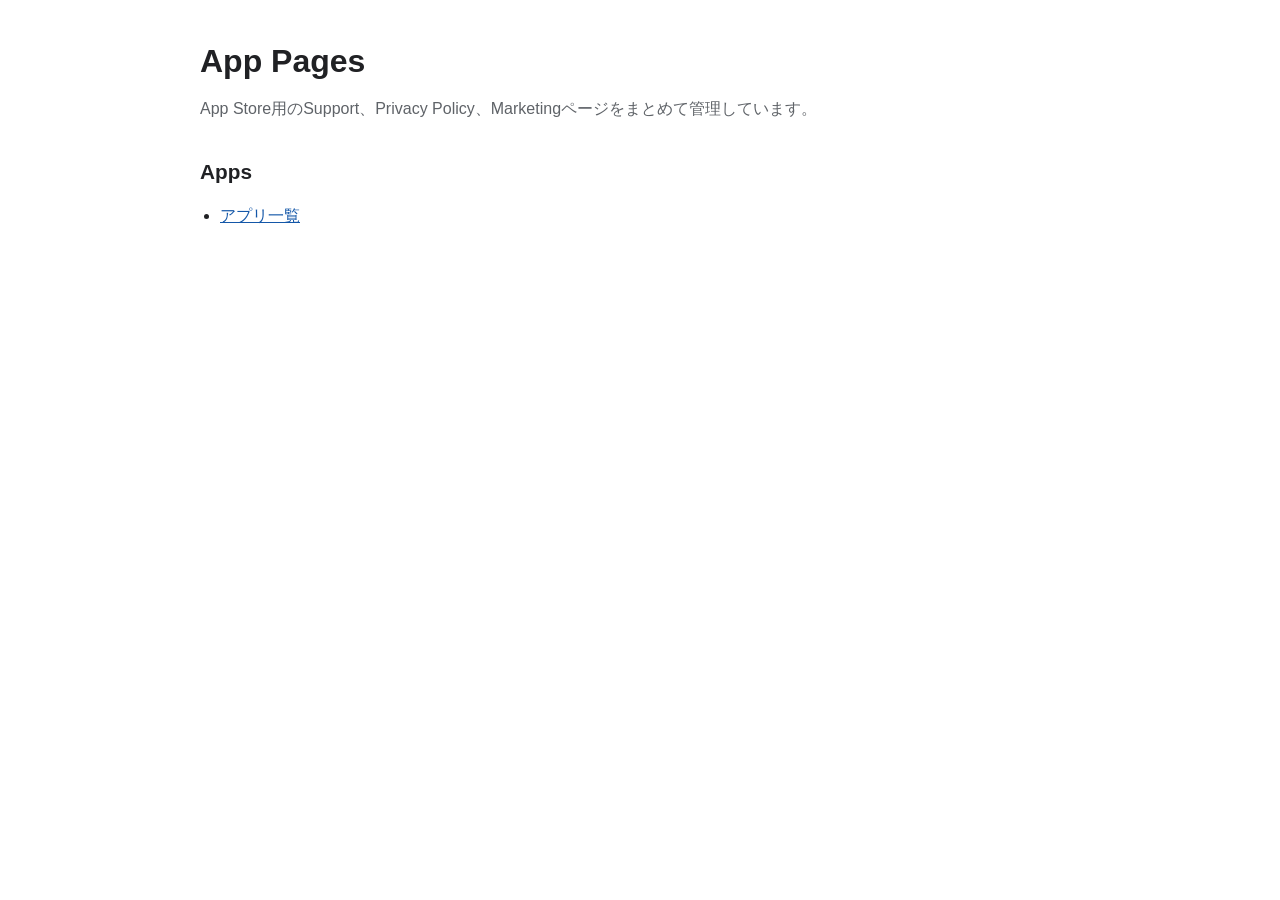
<file: docs/index.html>
<!DOCTYPE html>
<html lang="ja">
<head>
  <meta charset="utf-8" />
  <meta name="viewport" content="width=device-width, initial-scale=1" />
  <title>App Pages</title>
  <link rel="stylesheet" href="styles.css" />
</head>
<body>
  <main>
    <header>
      <h1>App Pages</h1>
      <p class="muted">App Store用のSupport、Privacy Policy、Marketingページをまとめて管理しています。</p>
    </header>

    <section>
      <h2>Apps</h2>
      <ul>
        <li><a href="apps/">アプリ一覧</a></li>
      </ul>
    </section>
  </main>
</body>
</html>
</file>
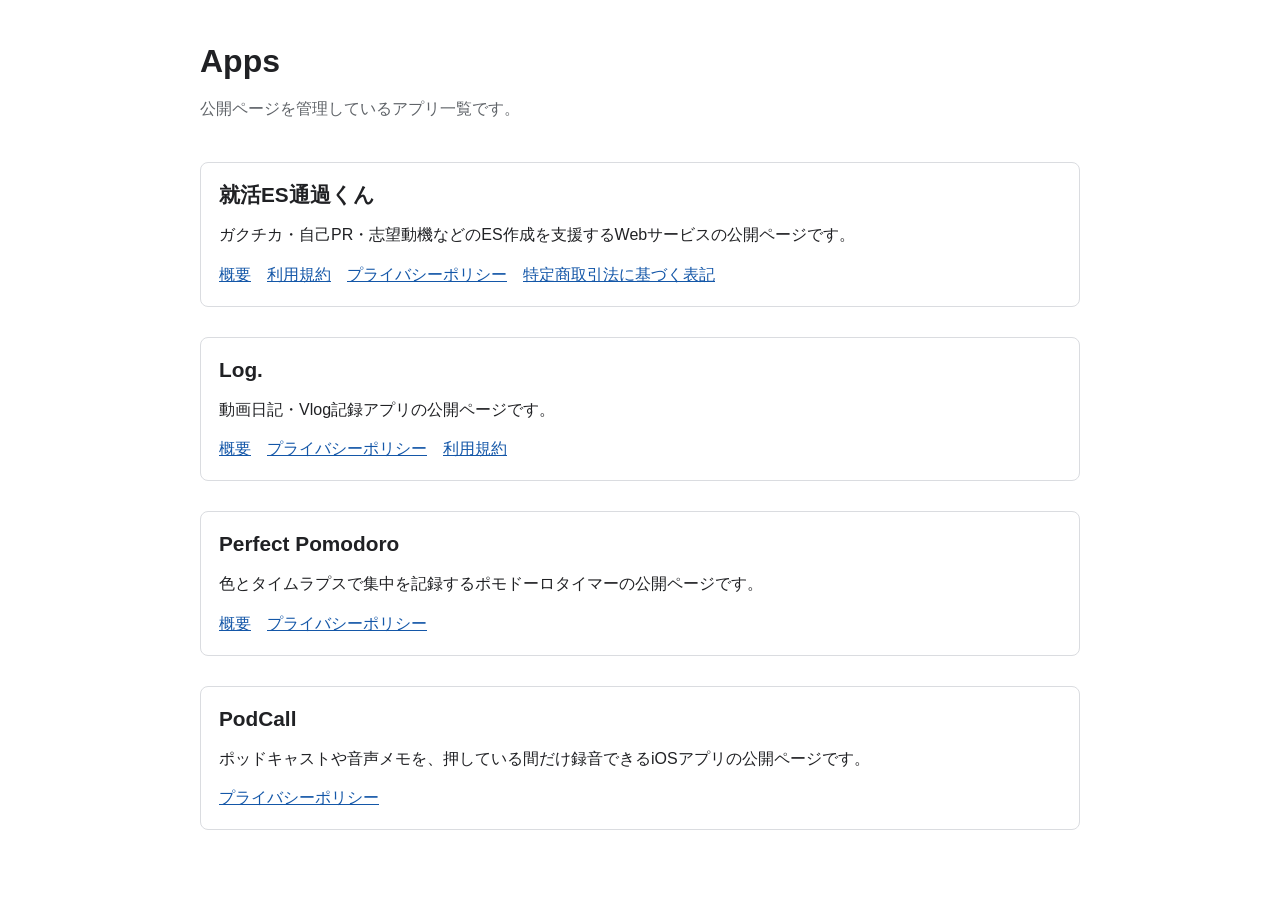
<file: docs/apps/index.html>
<!DOCTYPE html>
<html lang="ja">
<head>
  <meta charset="utf-8" />
  <meta name="viewport" content="width=device-width, initial-scale=1" />
  <title>Apps | App Pages</title>
  <link rel="stylesheet" href="../styles.css" />
</head>
<body>
  <main>
    <header>
      <h1>Apps</h1>
      <p class="muted">公開ページを管理しているアプリ一覧です。</p>
    </header>

    <ul class="list">
      <li class="item">
        <h2>就活ES通過くん</h2>
        <p>ガクチカ・自己PR・志望動機などのES作成を支援するWebサービスの公開ページです。</p>
        <div class="links">
          <a href="es-tsuka-kun/">概要</a>
          <a href="es-tsuka-kun/terms/">利用規約</a>
          <a href="es-tsuka-kun/privacy/">プライバシーポリシー</a>
          <a href="es-tsuka-kun/commercial-transaction/">特定商取引法に基づく表記</a>
        </div>
      </li>
      <li class="item">
        <h2>Log.</h2>
        <p>動画日記・Vlog記録アプリの公開ページです。</p>
        <div class="links">
          <a href="log/">概要</a>
          <a href="log/privacy/">プライバシーポリシー</a>
          <a href="log/terms/">利用規約</a>
        </div>
      </li>
      <li class="item">
        <h2>Perfect Pomodoro</h2>
        <p>色とタイムラプスで集中を記録するポモドーロタイマーの公開ページです。</p>
        <div class="links">
          <a href="perfect-pomodoro/">概要</a>
          <a href="perfect-pomodoro/privacy/">プライバシーポリシー</a>
        </div>
      </li>
      <li class="item">
        <h2>PodCall</h2>
        <p>ポッドキャストや音声メモを、押している間だけ録音できるiOSアプリの公開ページです。</p>
        <div class="links">
          <a href="podcall/privacy/">プライバシーポリシー</a>
        </div>
      </li>
    </ul>
  </main>
</body>
</html>
</file>
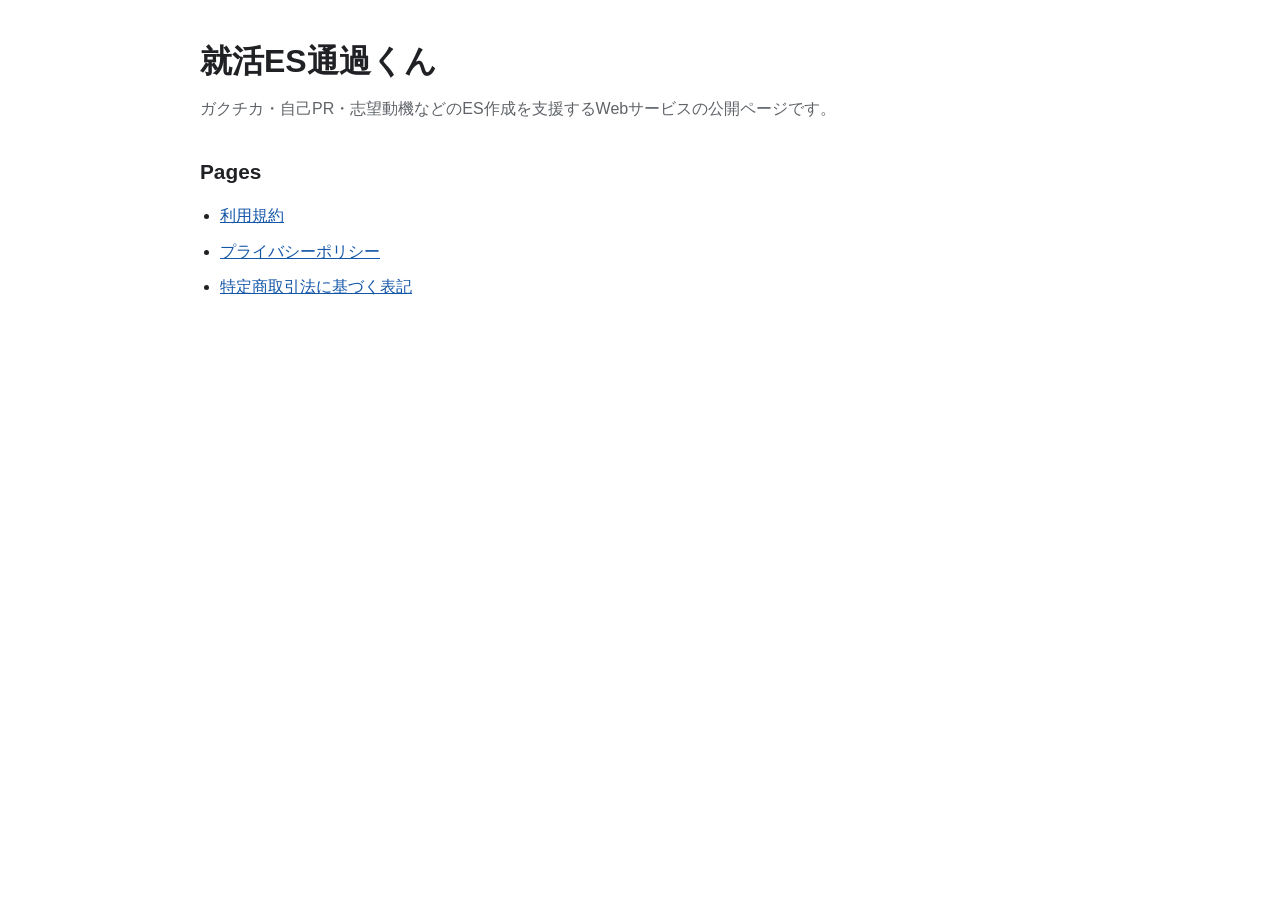
<file: docs/apps/es-tsuka-kun/index.html>
<!DOCTYPE html>
<html lang="ja">
<head>
  <meta charset="utf-8" />
  <meta name="viewport" content="width=device-width, initial-scale=1" />
  <title>就活ES通過くん | App Pages</title>
  <link rel="stylesheet" href="../../styles.css" />
</head>
<body>
  <main>
    <header>
      <h1>就活ES通過くん</h1>
      <p class="muted">ガクチカ・自己PR・志望動機などのES作成を支援するWebサービスの公開ページです。</p>
    </header>

    <section>
      <h2>Pages</h2>
      <ul>
        <li><a href="terms/">利用規約</a></li>
        <li><a href="privacy/">プライバシーポリシー</a></li>
        <li><a href="commercial-transaction/">特定商取引法に基づく表記</a></li>
      </ul>
    </section>
  </main>
</body>
</html>
</file>
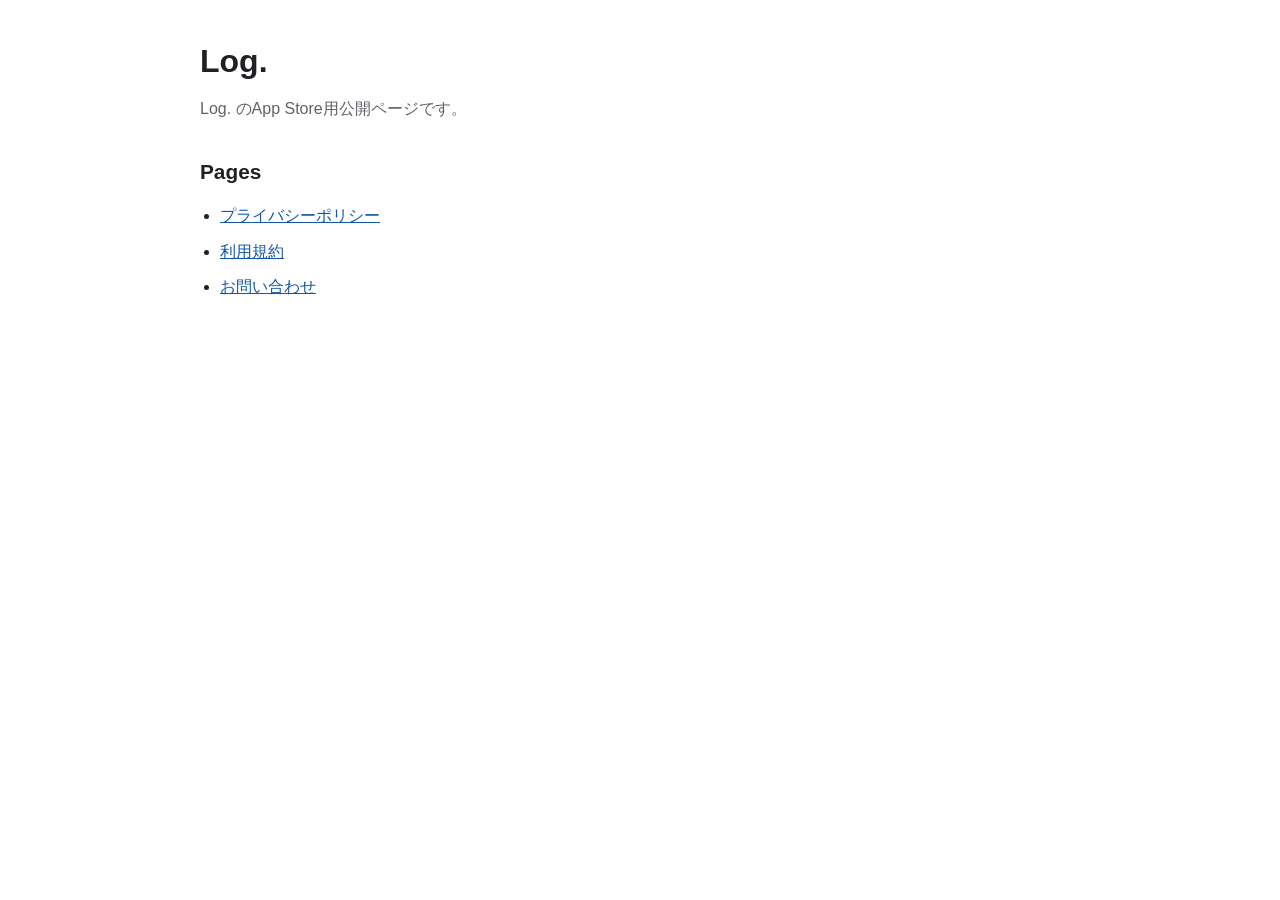
<file: docs/apps/log/index.html>
<!DOCTYPE html>
<html lang="ja">
<head>
  <meta charset="utf-8" />
  <meta name="viewport" content="width=device-width, initial-scale=1" />
  <title>Log. | App Pages</title>
  <link rel="stylesheet" href="../../styles.css" />
</head>
<body>
  <main>
    <header>
      <h1>Log.</h1>
      <p class="muted">Log. のApp Store用公開ページです。</p>
    </header>

    <section>
      <h2>Pages</h2>
      <ul>
        <li><a href="privacy/">プライバシーポリシー</a></li>
        <li><a href="terms/">利用規約</a></li>
        <li><a href="support/">お問い合わせ</a></li>
      </ul>
    </section>
  </main>
</body>
</html>
</file>
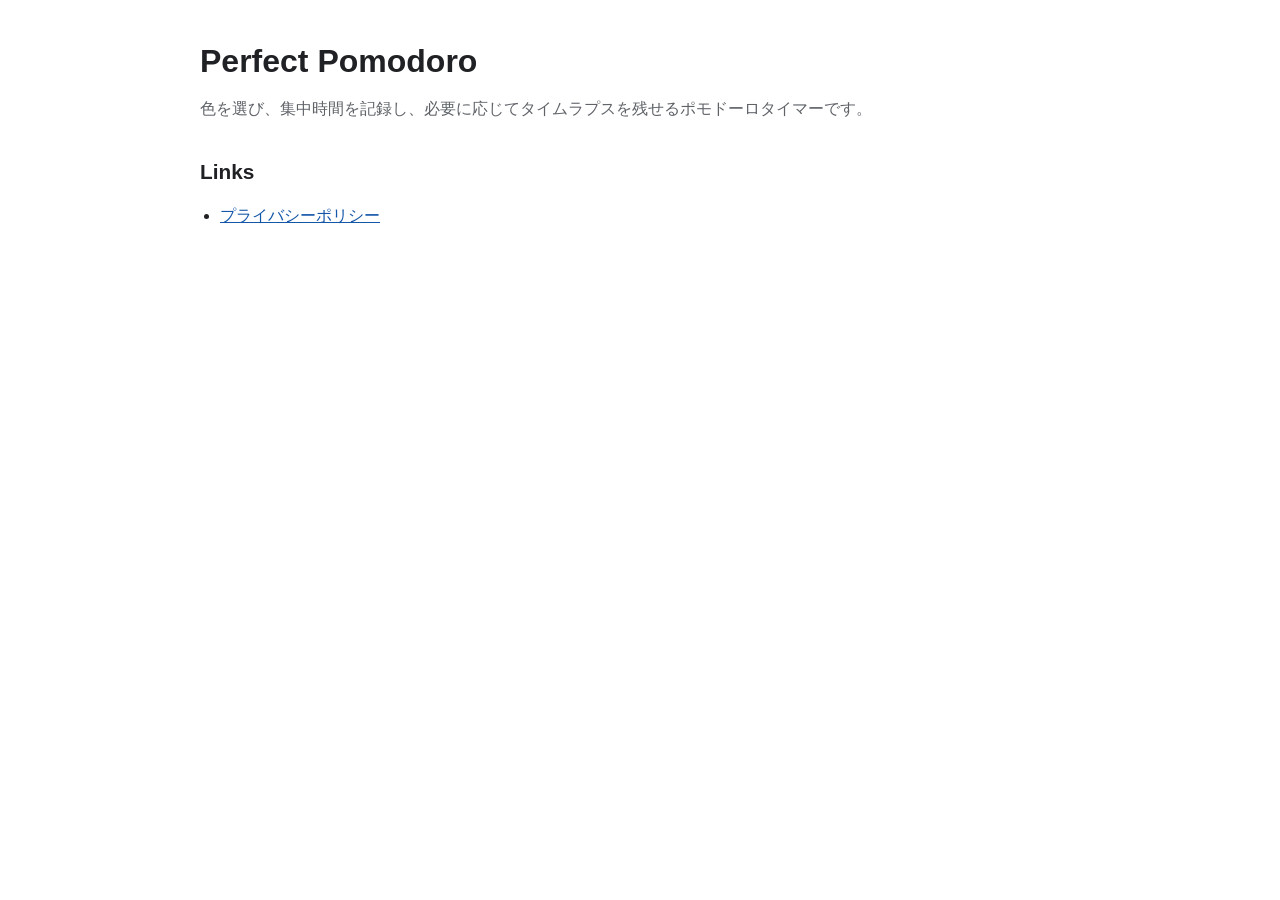
<file: docs/apps/perfect-pomodoro/index.html>
<!DOCTYPE html>
<html lang="ja">
<head>
  <meta charset="utf-8" />
  <meta name="viewport" content="width=device-width, initial-scale=1" />
  <title>Perfect Pomodoro</title>
  <link rel="stylesheet" href="../../styles.css" />
</head>
<body>
  <main>
    <header>
      <h1>Perfect Pomodoro</h1>
      <p class="muted">色を選び、集中時間を記録し、必要に応じてタイムラプスを残せるポモドーロタイマーです。</p>
    </header>

    <section>
      <h2>Links</h2>
      <ul>
        <li><a href="privacy/">プライバシーポリシー</a></li>
      </ul>
    </section>
  </main>
</body>
</html>
</file>
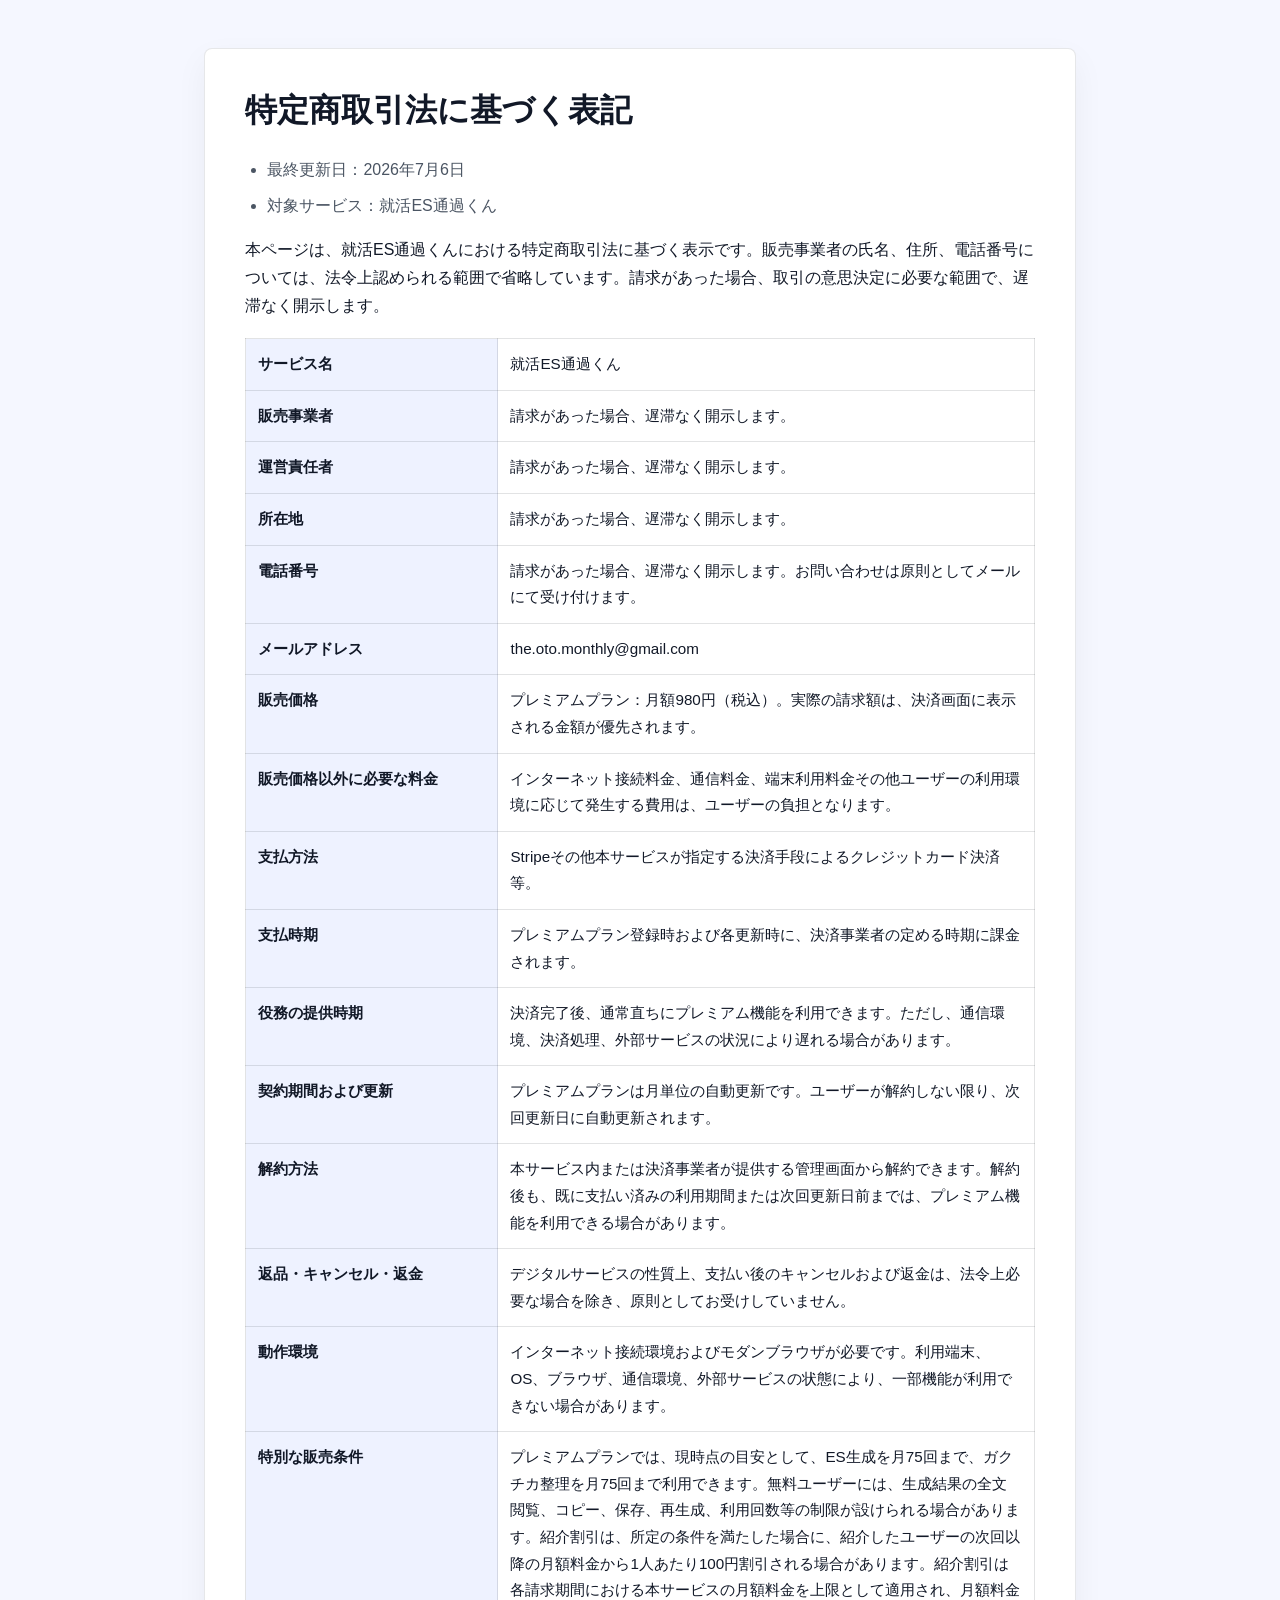
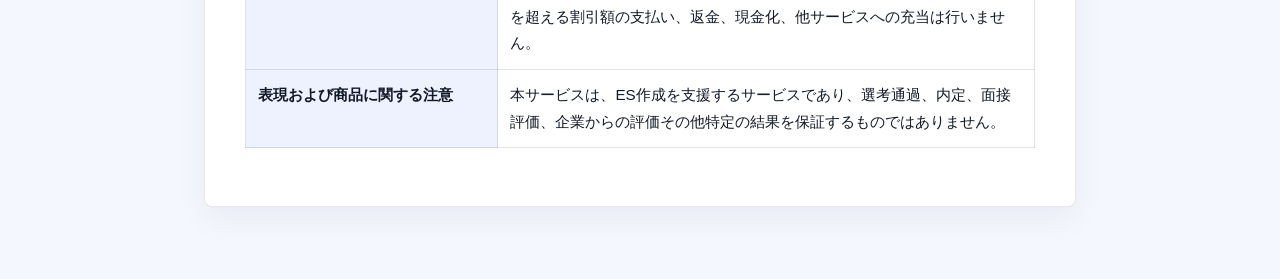
<file: docs/apps/es-tsuka-kun/commercial-transaction/index.html>
<!DOCTYPE html>
<html lang="ja">
<head>
  <meta charset="utf-8" />
  <meta name="viewport" content="width=device-width, initial-scale=1" />
  <title>就活ES通過くん 特定商取引法に基づく表記</title>
  <link rel="stylesheet" href="../legal.css" />
</head>
<body>
<main>
  <h1>特定商取引法に基づく表記</h1>
  <ul class="meta">
    <li>最終更新日：2026年7月6日</li>
    <li>対象サービス：就活ES通過くん</li>
  </ul>

  <p>本ページは、就活ES通過くんにおける特定商取引法に基づく表示です。販売事業者の氏名、住所、電話番号については、法令上認められる範囲で省略しています。請求があった場合、取引の意思決定に必要な範囲で、遅滞なく開示します。</p>

  <table>
    <tbody>
      <tr>
        <th>サービス名</th>
        <td>就活ES通過くん</td>
      </tr>
      <tr>
        <th>販売事業者</th>
        <td>請求があった場合、遅滞なく開示します。</td>
      </tr>
      <tr>
        <th>運営責任者</th>
        <td>請求があった場合、遅滞なく開示します。</td>
      </tr>
      <tr>
        <th>所在地</th>
        <td>請求があった場合、遅滞なく開示します。</td>
      </tr>
      <tr>
        <th>電話番号</th>
        <td>請求があった場合、遅滞なく開示します。お問い合わせは原則としてメールにて受け付けます。</td>
      </tr>
      <tr>
        <th>メールアドレス</th>
        <td>the.oto.monthly@gmail.com</td>
      </tr>
      <tr>
        <th>販売価格</th>
        <td>プレミアムプラン：月額980円（税込）。実際の請求額は、決済画面に表示される金額が優先されます。</td>
      </tr>
      <tr>
        <th>販売価格以外に必要な料金</th>
        <td>インターネット接続料金、通信料金、端末利用料金その他ユーザーの利用環境に応じて発生する費用は、ユーザーの負担となります。</td>
      </tr>
      <tr>
        <th>支払方法</th>
        <td>Stripeその他本サービスが指定する決済手段によるクレジットカード決済等。</td>
      </tr>
      <tr>
        <th>支払時期</th>
        <td>プレミアムプラン登録時および各更新時に、決済事業者の定める時期に課金されます。</td>
      </tr>
      <tr>
        <th>役務の提供時期</th>
        <td>決済完了後、通常直ちにプレミアム機能を利用できます。ただし、通信環境、決済処理、外部サービスの状況により遅れる場合があります。</td>
      </tr>
      <tr>
        <th>契約期間および更新</th>
        <td>プレミアムプランは月単位の自動更新です。ユーザーが解約しない限り、次回更新日に自動更新されます。</td>
      </tr>
      <tr>
        <th>解約方法</th>
        <td>本サービス内または決済事業者が提供する管理画面から解約できます。解約後も、既に支払い済みの利用期間または次回更新日前までは、プレミアム機能を利用できる場合があります。</td>
      </tr>
      <tr>
        <th>返品・キャンセル・返金</th>
        <td>デジタルサービスの性質上、支払い後のキャンセルおよび返金は、法令上必要な場合を除き、原則としてお受けしていません。</td>
      </tr>
      <tr>
        <th>動作環境</th>
        <td>インターネット接続環境およびモダンブラウザが必要です。利用端末、OS、ブラウザ、通信環境、外部サービスの状態により、一部機能が利用できない場合があります。</td>
      </tr>
      <tr>
        <th>特別な販売条件</th>
        <td>プレミアムプランでは、現時点の目安として、ES生成を月75回まで、ガクチカ整理を月75回まで利用できます。無料ユーザーには、生成結果の全文閲覧、コピー、保存、再生成、利用回数等の制限が設けられる場合があります。紹介割引は、所定の条件を満たした場合に、紹介したユーザーの次回以降の月額料金から1人あたり100円割引される場合があります。紹介割引は各請求期間における本サービスの月額料金を上限として適用され、月額料金を超える割引額の支払い、返金、現金化、他サービスへの充当は行いません。</td>
      </tr>
      <tr>
        <th>表現および商品に関する注意</th>
        <td>本サービスは、ES作成を支援するサービスであり、選考通過、内定、面接評価、企業からの評価その他特定の結果を保証するものではありません。</td>
      </tr>
    </tbody>
  </table>
</main>
</body>
</html>
</file>
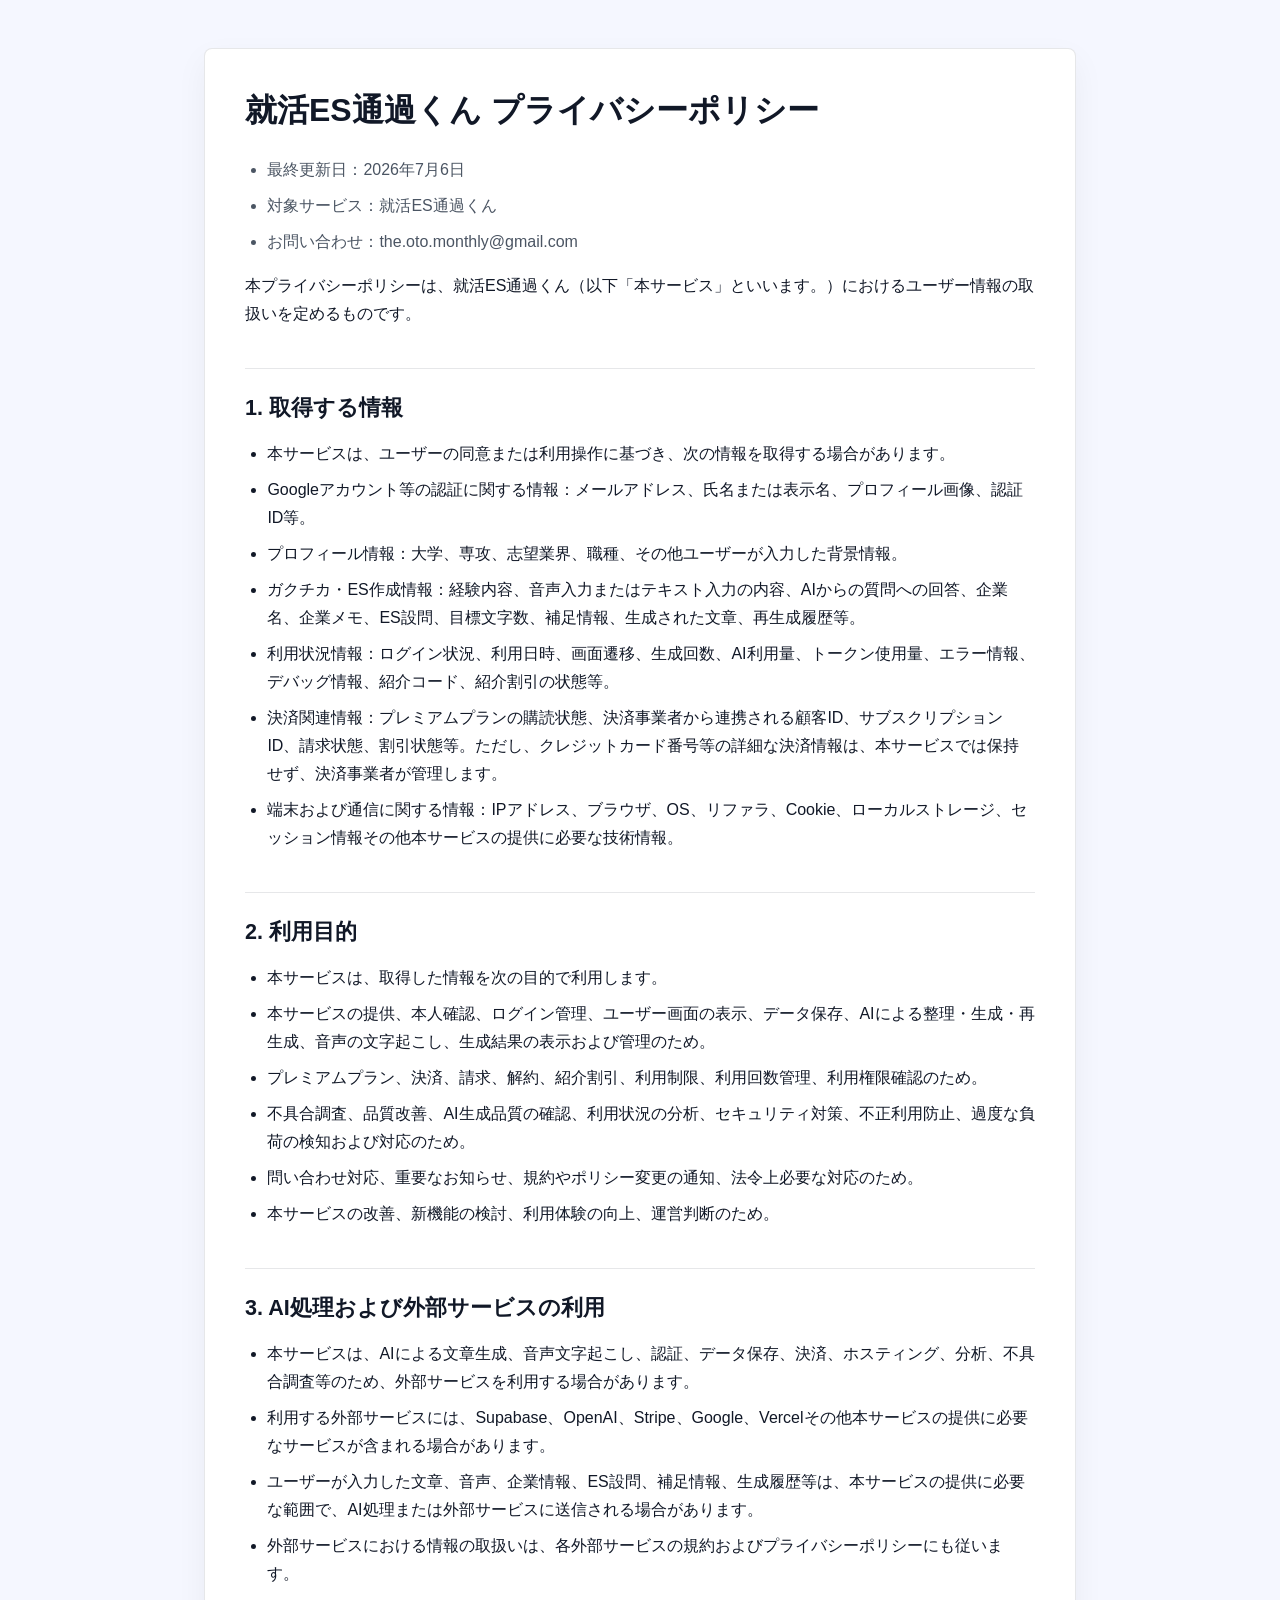
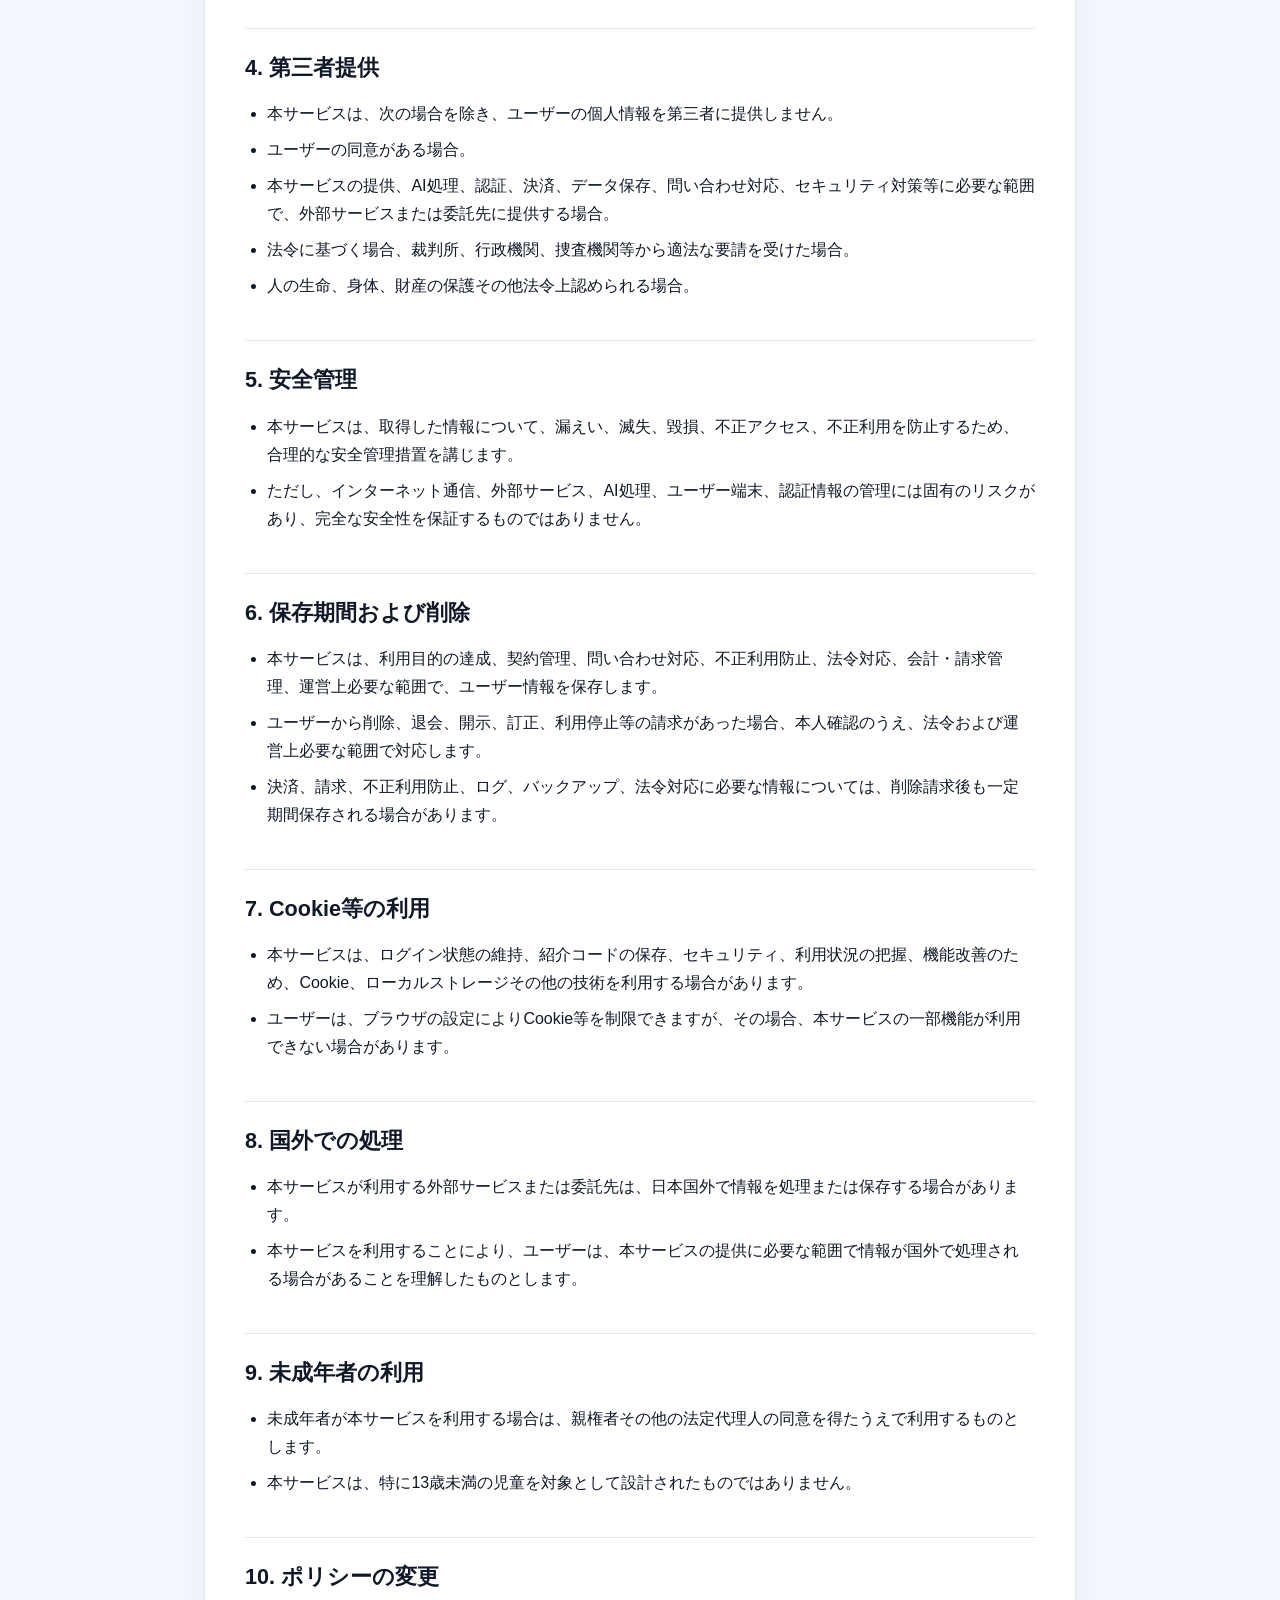
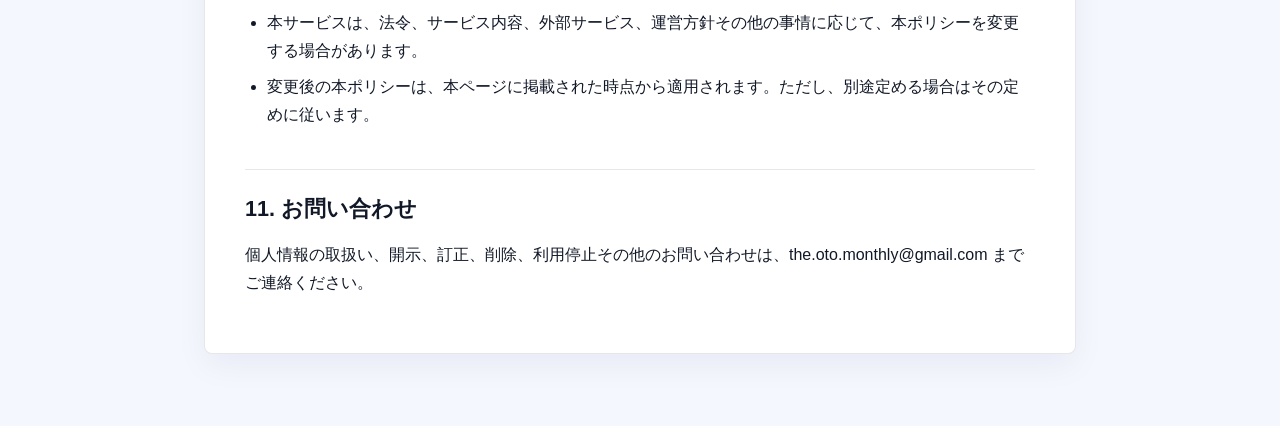
<file: docs/apps/es-tsuka-kun/privacy/index.html>
<!DOCTYPE html>
<html lang="ja">
<head>
  <meta charset="utf-8" />
  <meta name="viewport" content="width=device-width, initial-scale=1" />
  <title>就活ES通過くん プライバシーポリシー</title>
  <link rel="stylesheet" href="../legal.css" />
</head>
<body>
<main>
  <h1>就活ES通過くん プライバシーポリシー</h1>
  <ul class="meta">
    <li>最終更新日：2026年7月6日</li>
    <li>対象サービス：就活ES通過くん</li>
    <li>お問い合わせ：the.oto.monthly@gmail.com</li>
  </ul>

  <p>本プライバシーポリシーは、就活ES通過くん（以下「本サービス」といいます。）におけるユーザー情報の取扱いを定めるものです。</p>

  <h2>1. 取得する情報</h2>
  <ul>
    <li>本サービスは、ユーザーの同意または利用操作に基づき、次の情報を取得する場合があります。</li>
    <li>Googleアカウント等の認証に関する情報：メールアドレス、氏名または表示名、プロフィール画像、認証ID等。</li>
    <li>プロフィール情報：大学、専攻、志望業界、職種、その他ユーザーが入力した背景情報。</li>
    <li>ガクチカ・ES作成情報：経験内容、音声入力またはテキスト入力の内容、AIからの質問への回答、企業名、企業メモ、ES設問、目標文字数、補足情報、生成された文章、再生成履歴等。</li>
    <li>利用状況情報：ログイン状況、利用日時、画面遷移、生成回数、AI利用量、トークン使用量、エラー情報、デバッグ情報、紹介コード、紹介割引の状態等。</li>
    <li>決済関連情報：プレミアムプランの購読状態、決済事業者から連携される顧客ID、サブスクリプションID、請求状態、割引状態等。ただし、クレジットカード番号等の詳細な決済情報は、本サービスでは保持せず、決済事業者が管理します。</li>
    <li>端末および通信に関する情報：IPアドレス、ブラウザ、OS、リファラ、Cookie、ローカルストレージ、セッション情報その他本サービスの提供に必要な技術情報。</li>
  </ul>

  <h2>2. 利用目的</h2>
  <ul>
    <li>本サービスは、取得した情報を次の目的で利用します。</li>
    <li>本サービスの提供、本人確認、ログイン管理、ユーザー画面の表示、データ保存、AIによる整理・生成・再生成、音声の文字起こし、生成結果の表示および管理のため。</li>
    <li>プレミアムプラン、決済、請求、解約、紹介割引、利用制限、利用回数管理、利用権限確認のため。</li>
    <li>不具合調査、品質改善、AI生成品質の確認、利用状況の分析、セキュリティ対策、不正利用防止、過度な負荷の検知および対応のため。</li>
    <li>問い合わせ対応、重要なお知らせ、規約やポリシー変更の通知、法令上必要な対応のため。</li>
    <li>本サービスの改善、新機能の検討、利用体験の向上、運営判断のため。</li>
  </ul>

  <h2>3. AI処理および外部サービスの利用</h2>
  <ul>
    <li>本サービスは、AIによる文章生成、音声文字起こし、認証、データ保存、決済、ホスティング、分析、不具合調査等のため、外部サービスを利用する場合があります。</li>
    <li>利用する外部サービスには、Supabase、OpenAI、Stripe、Google、Vercelその他本サービスの提供に必要なサービスが含まれる場合があります。</li>
    <li>ユーザーが入力した文章、音声、企業情報、ES設問、補足情報、生成履歴等は、本サービスの提供に必要な範囲で、AI処理または外部サービスに送信される場合があります。</li>
    <li>外部サービスにおける情報の取扱いは、各外部サービスの規約およびプライバシーポリシーにも従います。</li>
  </ul>

  <h2>4. 第三者提供</h2>
  <ul>
    <li>本サービスは、次の場合を除き、ユーザーの個人情報を第三者に提供しません。</li>
    <li>ユーザーの同意がある場合。</li>
    <li>本サービスの提供、AI処理、認証、決済、データ保存、問い合わせ対応、セキュリティ対策等に必要な範囲で、外部サービスまたは委託先に提供する場合。</li>
    <li>法令に基づく場合、裁判所、行政機関、捜査機関等から適法な要請を受けた場合。</li>
    <li>人の生命、身体、財産の保護その他法令上認められる場合。</li>
  </ul>

  <h2>5. 安全管理</h2>
  <ul>
    <li>本サービスは、取得した情報について、漏えい、滅失、毀損、不正アクセス、不正利用を防止するため、合理的な安全管理措置を講じます。</li>
    <li>ただし、インターネット通信、外部サービス、AI処理、ユーザー端末、認証情報の管理には固有のリスクがあり、完全な安全性を保証するものではありません。</li>
  </ul>

  <h2>6. 保存期間および削除</h2>
  <ul>
    <li>本サービスは、利用目的の達成、契約管理、問い合わせ対応、不正利用防止、法令対応、会計・請求管理、運営上必要な範囲で、ユーザー情報を保存します。</li>
    <li>ユーザーから削除、退会、開示、訂正、利用停止等の請求があった場合、本人確認のうえ、法令および運営上必要な範囲で対応します。</li>
    <li>決済、請求、不正利用防止、ログ、バックアップ、法令対応に必要な情報については、削除請求後も一定期間保存される場合があります。</li>
  </ul>

  <h2>7. Cookie等の利用</h2>
  <ul>
    <li>本サービスは、ログイン状態の維持、紹介コードの保存、セキュリティ、利用状況の把握、機能改善のため、Cookie、ローカルストレージその他の技術を利用する場合があります。</li>
    <li>ユーザーは、ブラウザの設定によりCookie等を制限できますが、その場合、本サービスの一部機能が利用できない場合があります。</li>
  </ul>

  <h2>8. 国外での処理</h2>
  <ul>
    <li>本サービスが利用する外部サービスまたは委託先は、日本国外で情報を処理または保存する場合があります。</li>
    <li>本サービスを利用することにより、ユーザーは、本サービスの提供に必要な範囲で情報が国外で処理される場合があることを理解したものとします。</li>
  </ul>

  <h2>9. 未成年者の利用</h2>
  <ul>
    <li>未成年者が本サービスを利用する場合は、親権者その他の法定代理人の同意を得たうえで利用するものとします。</li>
    <li>本サービスは、特に13歳未満の児童を対象として設計されたものではありません。</li>
  </ul>

  <h2>10. ポリシーの変更</h2>
  <ul>
    <li>本サービスは、法令、サービス内容、外部サービス、運営方針その他の事情に応じて、本ポリシーを変更する場合があります。</li>
    <li>変更後の本ポリシーは、本ページに掲載された時点から適用されます。ただし、別途定める場合はその定めに従います。</li>
  </ul>

  <h2>11. お問い合わせ</h2>
  <p>個人情報の取扱い、開示、訂正、削除、利用停止その他のお問い合わせは、the.oto.monthly@gmail.com までご連絡ください。</p>
</main>
</body>
</html>
</file>
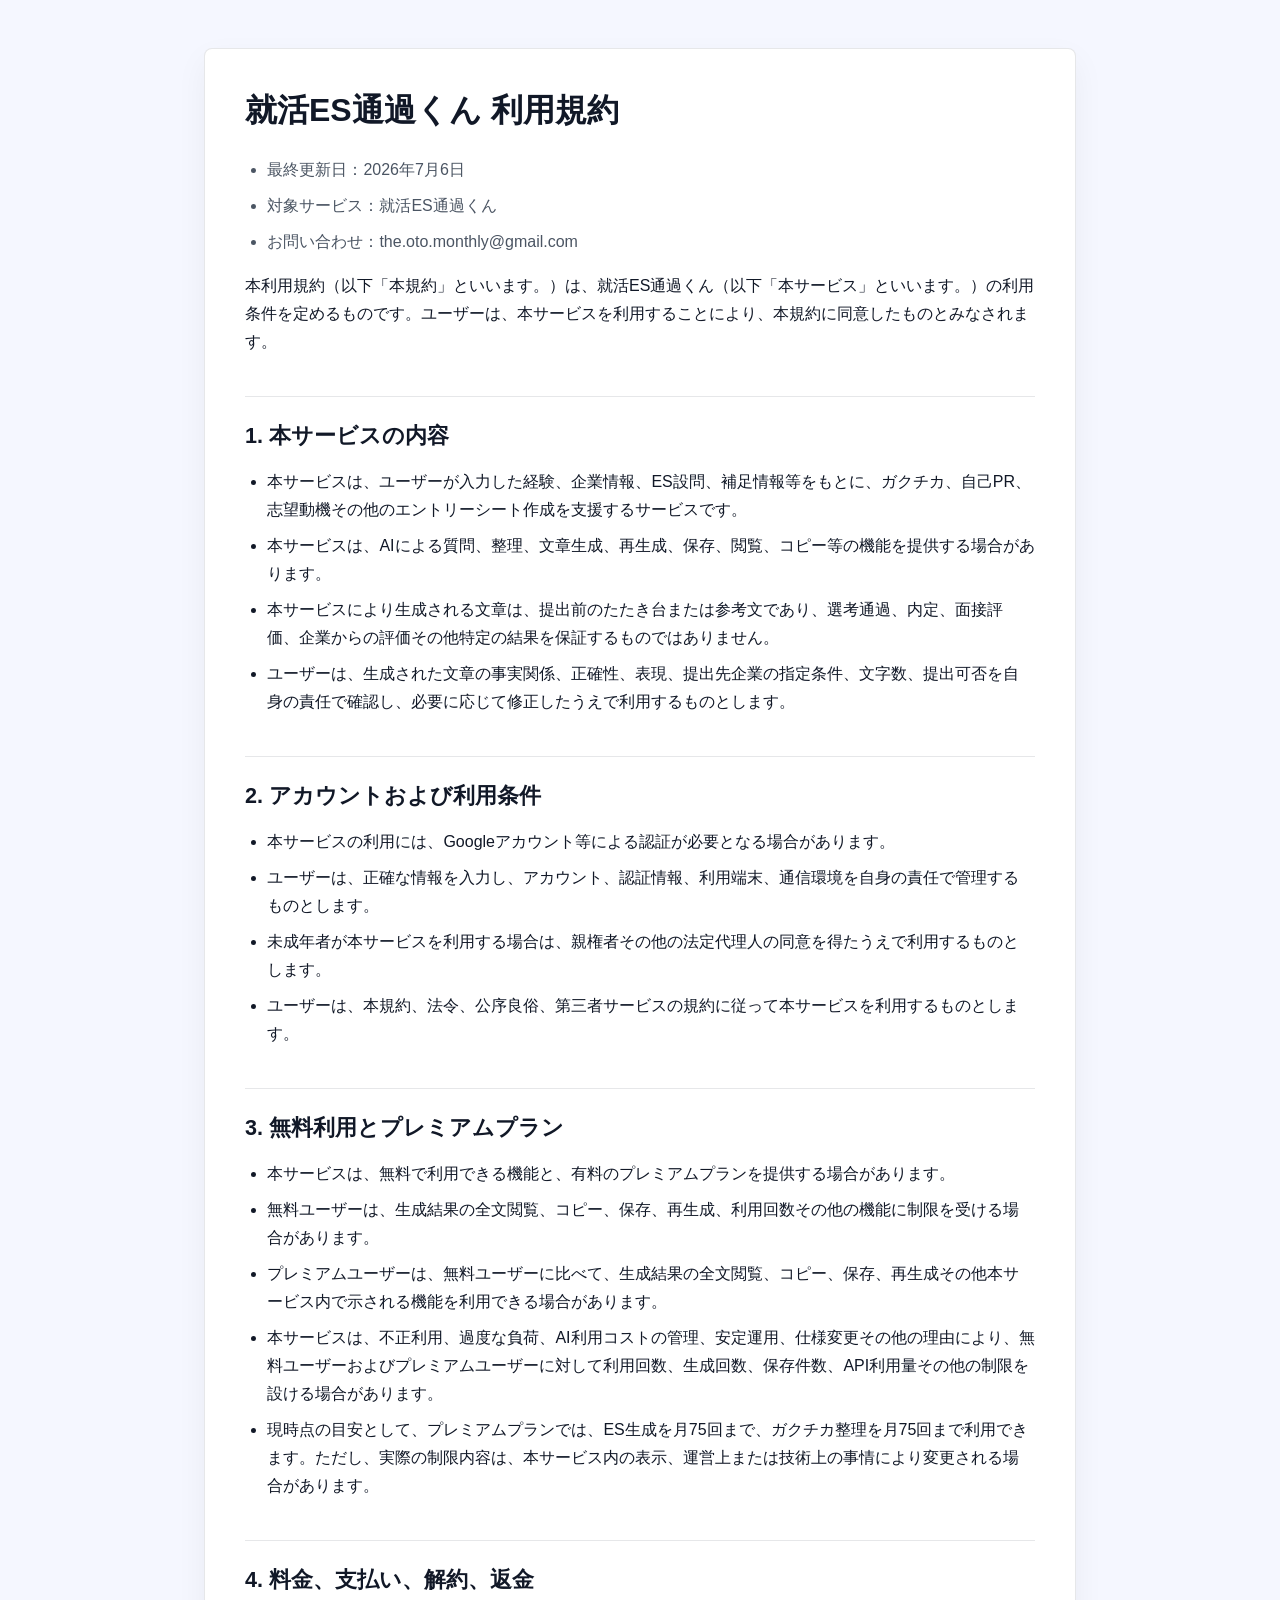
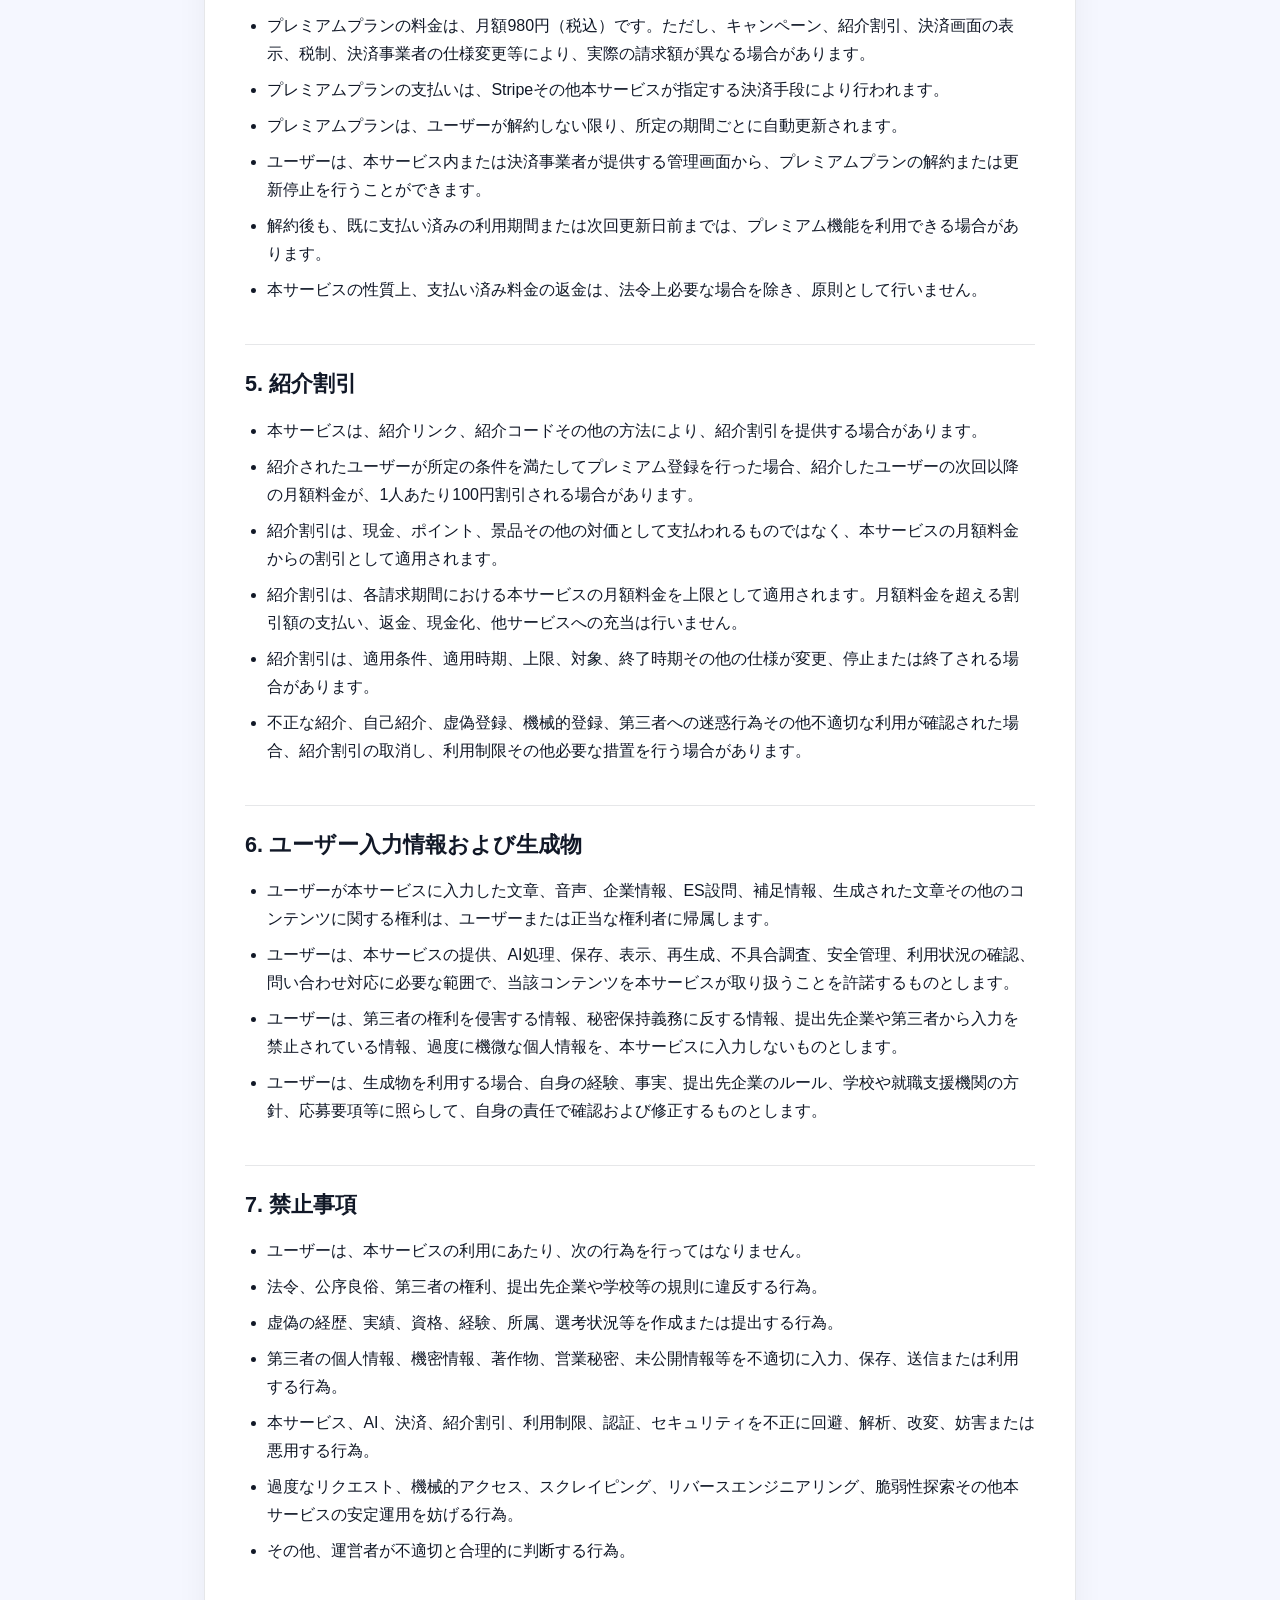
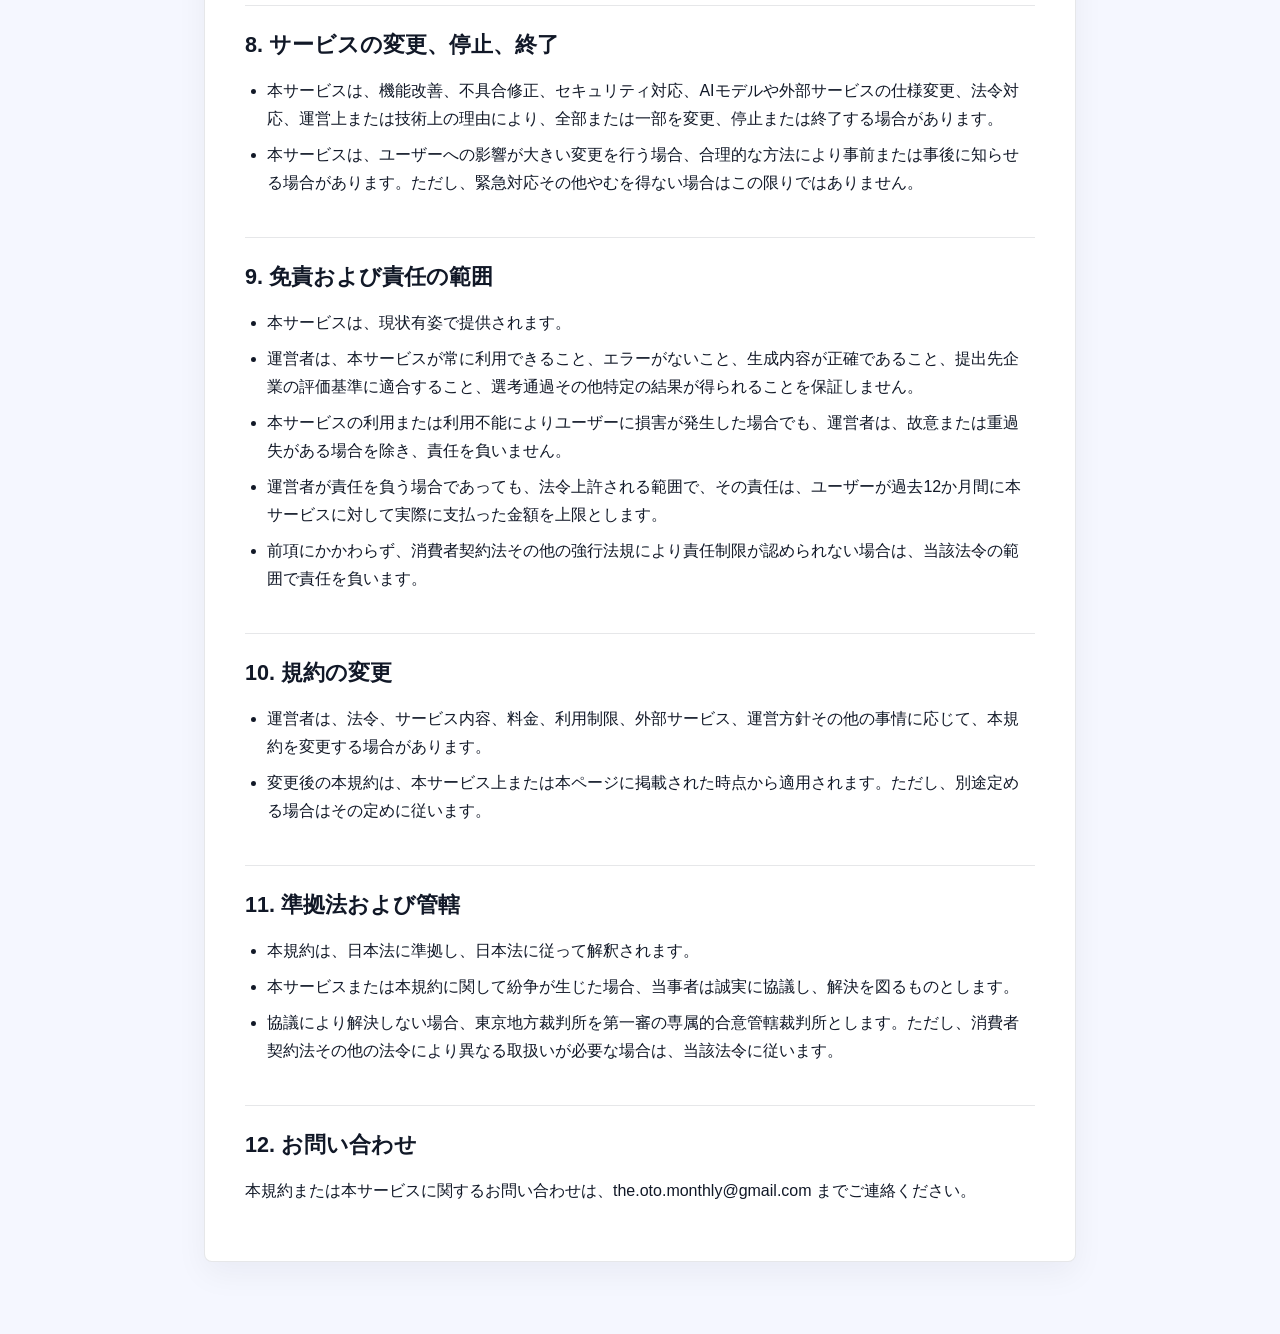
<file: docs/apps/es-tsuka-kun/terms/index.html>
<!DOCTYPE html>
<html lang="ja">
<head>
  <meta charset="utf-8" />
  <meta name="viewport" content="width=device-width, initial-scale=1" />
  <title>就活ES通過くん 利用規約</title>
  <link rel="stylesheet" href="../legal.css" />
</head>
<body>
<main>
  <h1>就活ES通過くん 利用規約</h1>
  <ul class="meta">
    <li>最終更新日：2026年7月6日</li>
    <li>対象サービス：就活ES通過くん</li>
    <li>お問い合わせ：the.oto.monthly@gmail.com</li>
  </ul>

  <p>本利用規約（以下「本規約」といいます。）は、就活ES通過くん（以下「本サービス」といいます。）の利用条件を定めるものです。ユーザーは、本サービスを利用することにより、本規約に同意したものとみなされます。</p>

  <h2>1. 本サービスの内容</h2>
  <ul>
    <li>本サービスは、ユーザーが入力した経験、企業情報、ES設問、補足情報等をもとに、ガクチカ、自己PR、志望動機その他のエントリーシート作成を支援するサービスです。</li>
    <li>本サービスは、AIによる質問、整理、文章生成、再生成、保存、閲覧、コピー等の機能を提供する場合があります。</li>
    <li>本サービスにより生成される文章は、提出前のたたき台または参考文であり、選考通過、内定、面接評価、企業からの評価その他特定の結果を保証するものではありません。</li>
    <li>ユーザーは、生成された文章の事実関係、正確性、表現、提出先企業の指定条件、文字数、提出可否を自身の責任で確認し、必要に応じて修正したうえで利用するものとします。</li>
  </ul>

  <h2>2. アカウントおよび利用条件</h2>
  <ul>
    <li>本サービスの利用には、Googleアカウント等による認証が必要となる場合があります。</li>
    <li>ユーザーは、正確な情報を入力し、アカウント、認証情報、利用端末、通信環境を自身の責任で管理するものとします。</li>
    <li>未成年者が本サービスを利用する場合は、親権者その他の法定代理人の同意を得たうえで利用するものとします。</li>
    <li>ユーザーは、本規約、法令、公序良俗、第三者サービスの規約に従って本サービスを利用するものとします。</li>
  </ul>

  <h2>3. 無料利用とプレミアムプラン</h2>
  <ul>
    <li>本サービスは、無料で利用できる機能と、有料のプレミアムプランを提供する場合があります。</li>
    <li>無料ユーザーは、生成結果の全文閲覧、コピー、保存、再生成、利用回数その他の機能に制限を受ける場合があります。</li>
    <li>プレミアムユーザーは、無料ユーザーに比べて、生成結果の全文閲覧、コピー、保存、再生成その他本サービス内で示される機能を利用できる場合があります。</li>
    <li>本サービスは、不正利用、過度な負荷、AI利用コストの管理、安定運用、仕様変更その他の理由により、無料ユーザーおよびプレミアムユーザーに対して利用回数、生成回数、保存件数、API利用量その他の制限を設ける場合があります。</li>
    <li>現時点の目安として、プレミアムプランでは、ES生成を月75回まで、ガクチカ整理を月75回まで利用できます。ただし、実際の制限内容は、本サービス内の表示、運営上または技術上の事情により変更される場合があります。</li>
  </ul>

  <h2>4. 料金、支払い、解約、返金</h2>
  <ul>
    <li>プレミアムプランの料金は、月額980円（税込）です。ただし、キャンペーン、紹介割引、決済画面の表示、税制、決済事業者の仕様変更等により、実際の請求額が異なる場合があります。</li>
    <li>プレミアムプランの支払いは、Stripeその他本サービスが指定する決済手段により行われます。</li>
    <li>プレミアムプランは、ユーザーが解約しない限り、所定の期間ごとに自動更新されます。</li>
    <li>ユーザーは、本サービス内または決済事業者が提供する管理画面から、プレミアムプランの解約または更新停止を行うことができます。</li>
    <li>解約後も、既に支払い済みの利用期間または次回更新日前までは、プレミアム機能を利用できる場合があります。</li>
    <li>本サービスの性質上、支払い済み料金の返金は、法令上必要な場合を除き、原則として行いません。</li>
  </ul>

  <h2>5. 紹介割引</h2>
  <ul>
    <li>本サービスは、紹介リンク、紹介コードその他の方法により、紹介割引を提供する場合があります。</li>
    <li>紹介されたユーザーが所定の条件を満たしてプレミアム登録を行った場合、紹介したユーザーの次回以降の月額料金が、1人あたり100円割引される場合があります。</li>
    <li>紹介割引は、現金、ポイント、景品その他の対価として支払われるものではなく、本サービスの月額料金からの割引として適用されます。</li>
    <li>紹介割引は、各請求期間における本サービスの月額料金を上限として適用されます。月額料金を超える割引額の支払い、返金、現金化、他サービスへの充当は行いません。</li>
    <li>紹介割引は、適用条件、適用時期、上限、対象、終了時期その他の仕様が変更、停止または終了される場合があります。</li>
    <li>不正な紹介、自己紹介、虚偽登録、機械的登録、第三者への迷惑行為その他不適切な利用が確認された場合、紹介割引の取消し、利用制限その他必要な措置を行う場合があります。</li>
  </ul>

  <h2>6. ユーザー入力情報および生成物</h2>
  <ul>
    <li>ユーザーが本サービスに入力した文章、音声、企業情報、ES設問、補足情報、生成された文章その他のコンテンツに関する権利は、ユーザーまたは正当な権利者に帰属します。</li>
    <li>ユーザーは、本サービスの提供、AI処理、保存、表示、再生成、不具合調査、安全管理、利用状況の確認、問い合わせ対応に必要な範囲で、当該コンテンツを本サービスが取り扱うことを許諾するものとします。</li>
    <li>ユーザーは、第三者の権利を侵害する情報、秘密保持義務に反する情報、提出先企業や第三者から入力を禁止されている情報、過度に機微な個人情報を、本サービスに入力しないものとします。</li>
    <li>ユーザーは、生成物を利用する場合、自身の経験、事実、提出先企業のルール、学校や就職支援機関の方針、応募要項等に照らして、自身の責任で確認および修正するものとします。</li>
  </ul>

  <h2>7. 禁止事項</h2>
  <ul>
    <li>ユーザーは、本サービスの利用にあたり、次の行為を行ってはなりません。</li>
    <li>法令、公序良俗、第三者の権利、提出先企業や学校等の規則に違反する行為。</li>
    <li>虚偽の経歴、実績、資格、経験、所属、選考状況等を作成または提出する行為。</li>
    <li>第三者の個人情報、機密情報、著作物、営業秘密、未公開情報等を不適切に入力、保存、送信または利用する行為。</li>
    <li>本サービス、AI、決済、紹介割引、利用制限、認証、セキュリティを不正に回避、解析、改変、妨害または悪用する行為。</li>
    <li>過度なリクエスト、機械的アクセス、スクレイピング、リバースエンジニアリング、脆弱性探索その他本サービスの安定運用を妨げる行為。</li>
    <li>その他、運営者が不適切と合理的に判断する行為。</li>
  </ul>

  <h2>8. サービスの変更、停止、終了</h2>
  <ul>
    <li>本サービスは、機能改善、不具合修正、セキュリティ対応、AIモデルや外部サービスの仕様変更、法令対応、運営上または技術上の理由により、全部または一部を変更、停止または終了する場合があります。</li>
    <li>本サービスは、ユーザーへの影響が大きい変更を行う場合、合理的な方法により事前または事後に知らせる場合があります。ただし、緊急対応その他やむを得ない場合はこの限りではありません。</li>
  </ul>

  <h2>9. 免責および責任の範囲</h2>
  <ul>
    <li>本サービスは、現状有姿で提供されます。</li>
    <li>運営者は、本サービスが常に利用できること、エラーがないこと、生成内容が正確であること、提出先企業の評価基準に適合すること、選考通過その他特定の結果が得られることを保証しません。</li>
    <li>本サービスの利用または利用不能によりユーザーに損害が発生した場合でも、運営者は、故意または重過失がある場合を除き、責任を負いません。</li>
    <li>運営者が責任を負う場合であっても、法令上許される範囲で、その責任は、ユーザーが過去12か月間に本サービスに対して実際に支払った金額を上限とします。</li>
    <li>前項にかかわらず、消費者契約法その他の強行法規により責任制限が認められない場合は、当該法令の範囲で責任を負います。</li>
  </ul>

  <h2>10. 規約の変更</h2>
  <ul>
    <li>運営者は、法令、サービス内容、料金、利用制限、外部サービス、運営方針その他の事情に応じて、本規約を変更する場合があります。</li>
    <li>変更後の本規約は、本サービス上または本ページに掲載された時点から適用されます。ただし、別途定める場合はその定めに従います。</li>
  </ul>

  <h2>11. 準拠法および管轄</h2>
  <ul>
    <li>本規約は、日本法に準拠し、日本法に従って解釈されます。</li>
    <li>本サービスまたは本規約に関して紛争が生じた場合、当事者は誠実に協議し、解決を図るものとします。</li>
    <li>協議により解決しない場合、東京地方裁判所を第一審の専属的合意管轄裁判所とします。ただし、消費者契約法その他の法令により異なる取扱いが必要な場合は、当該法令に従います。</li>
  </ul>

  <h2>12. お問い合わせ</h2>
  <p>本規約または本サービスに関するお問い合わせは、the.oto.monthly@gmail.com までご連絡ください。</p>
</main>
</body>
</html>
</file>
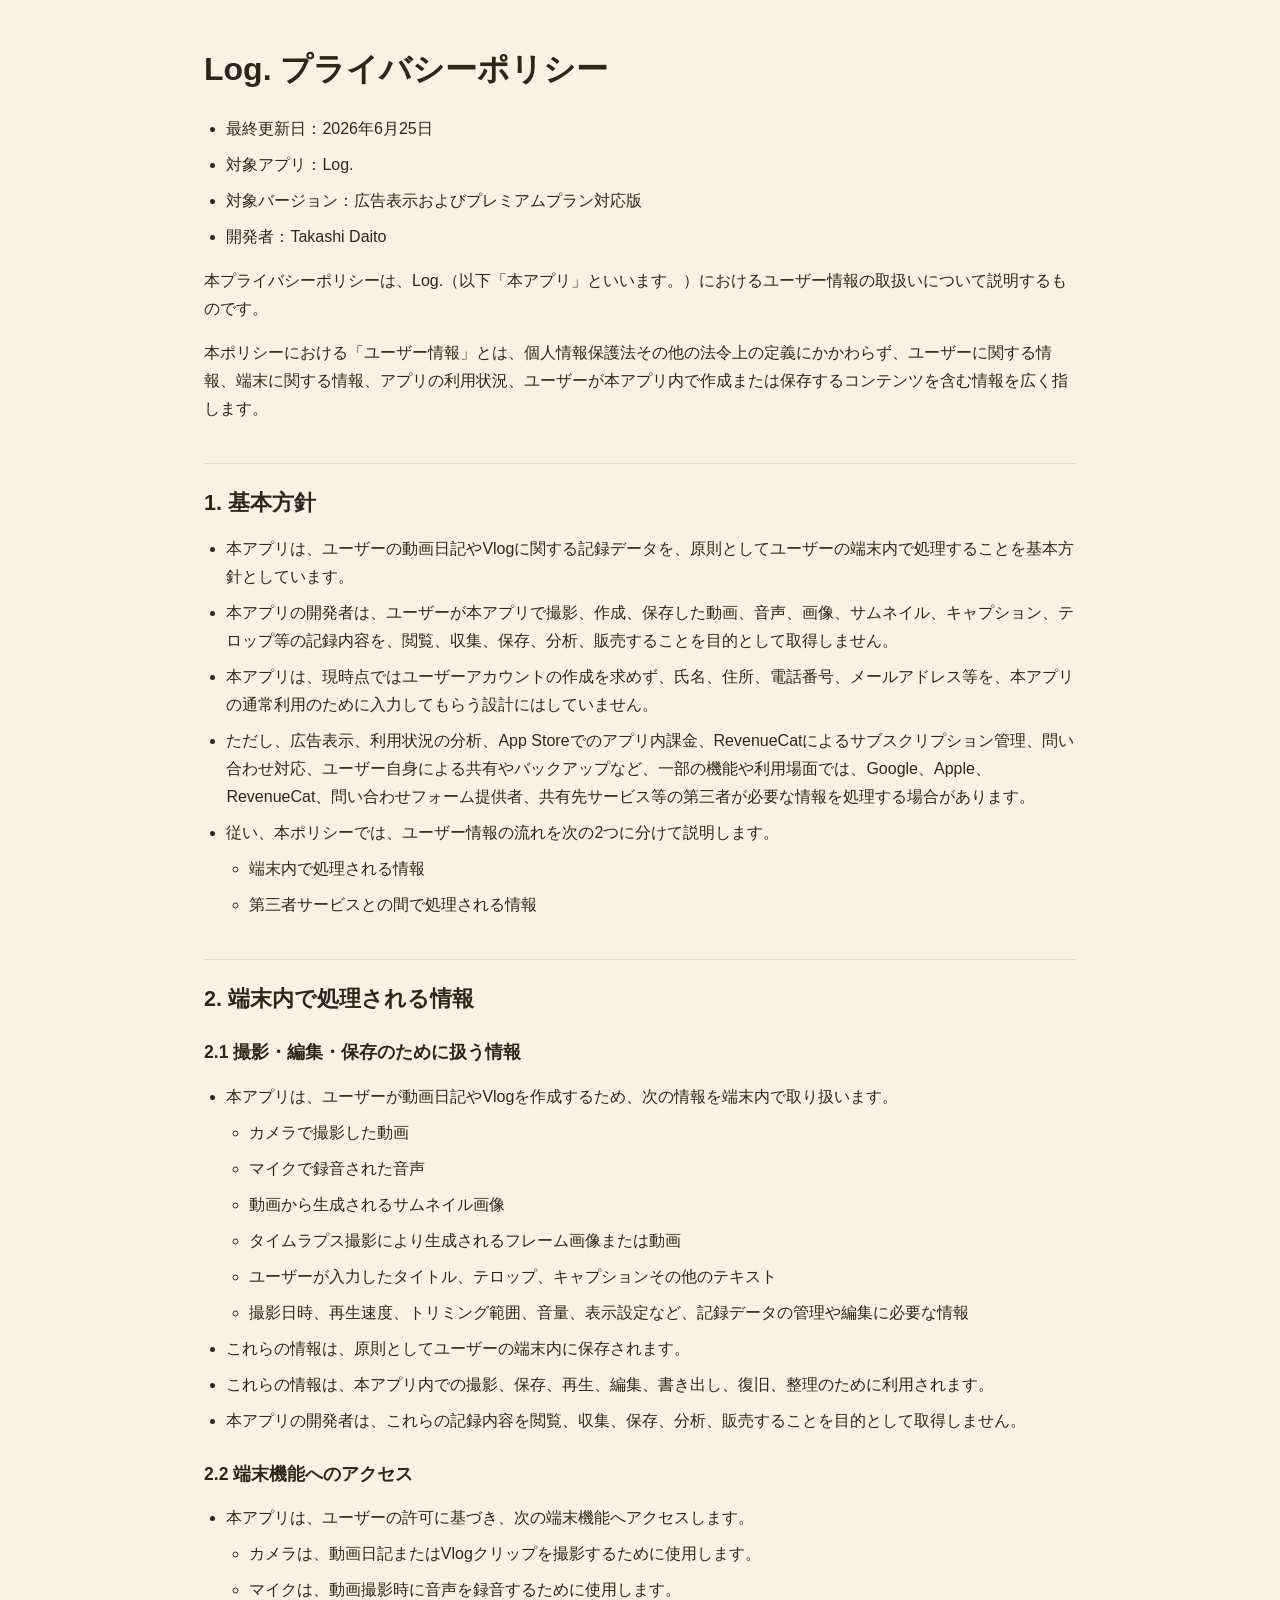
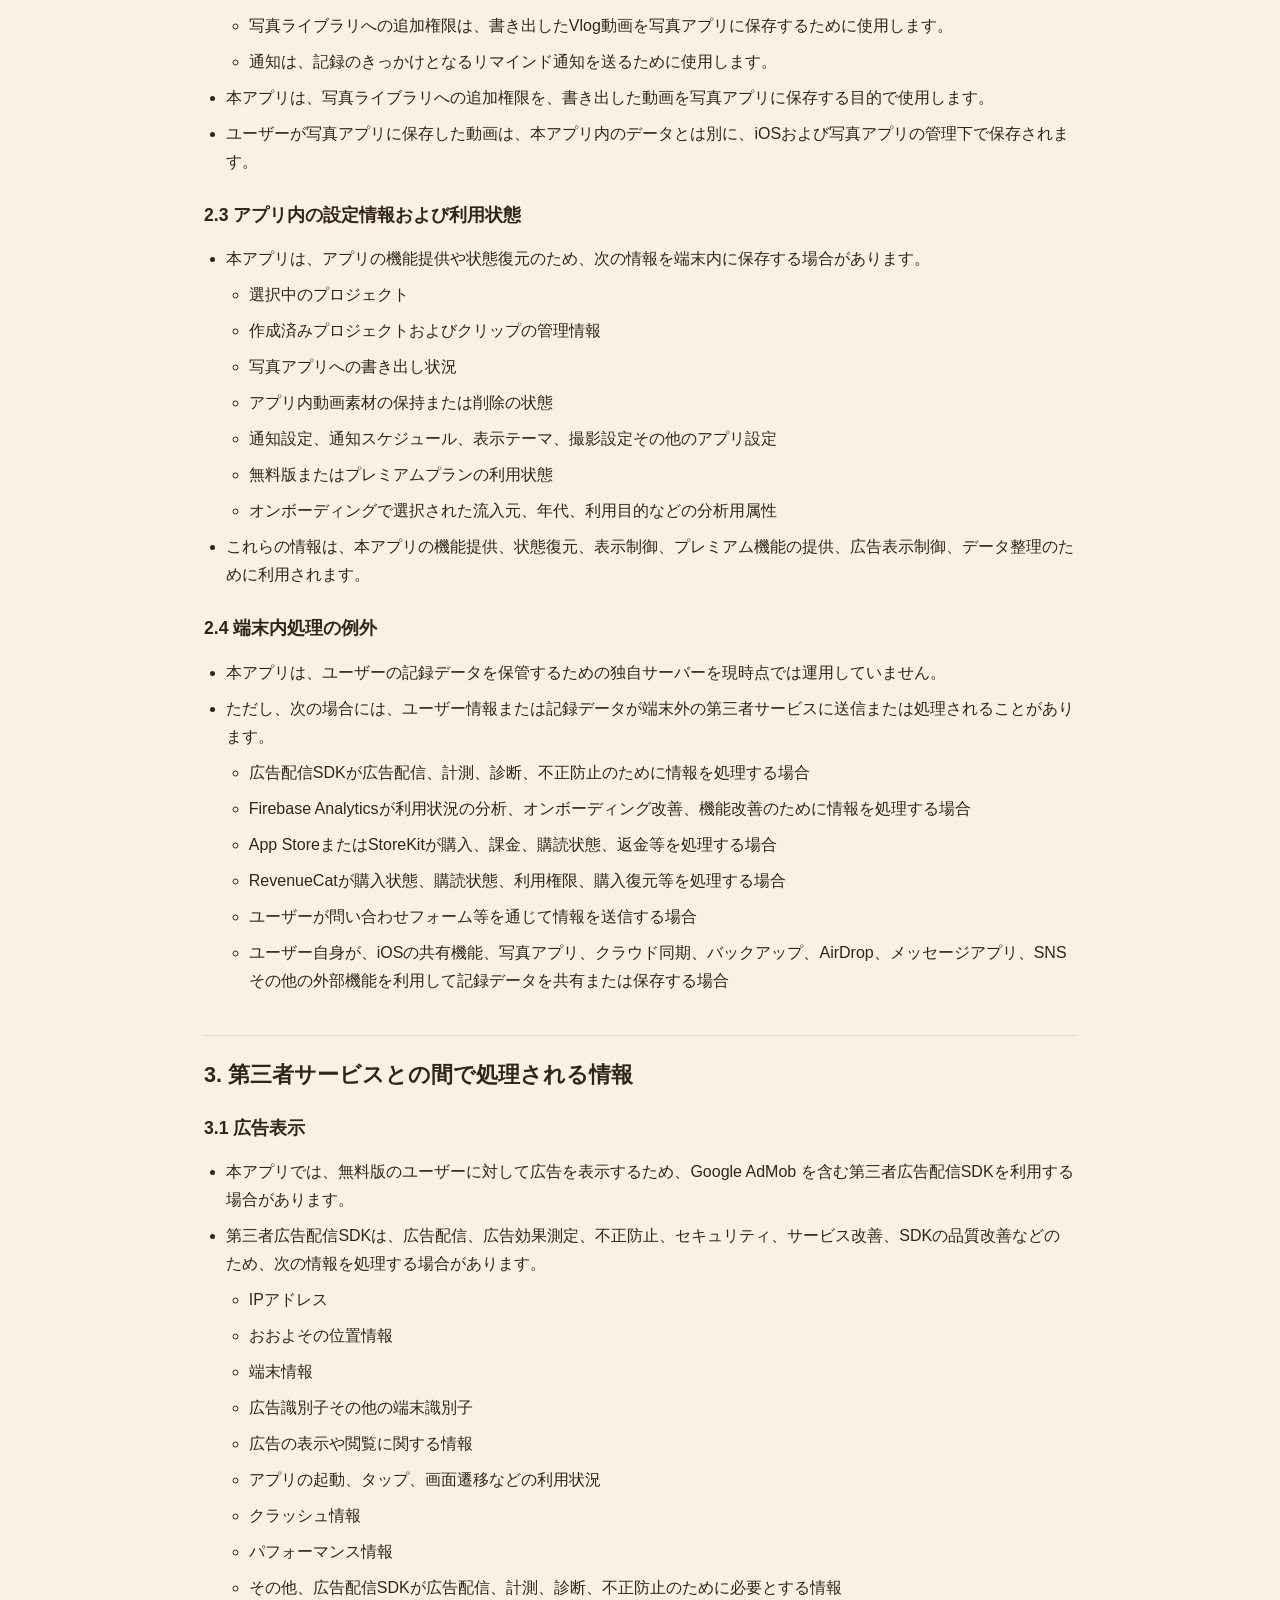
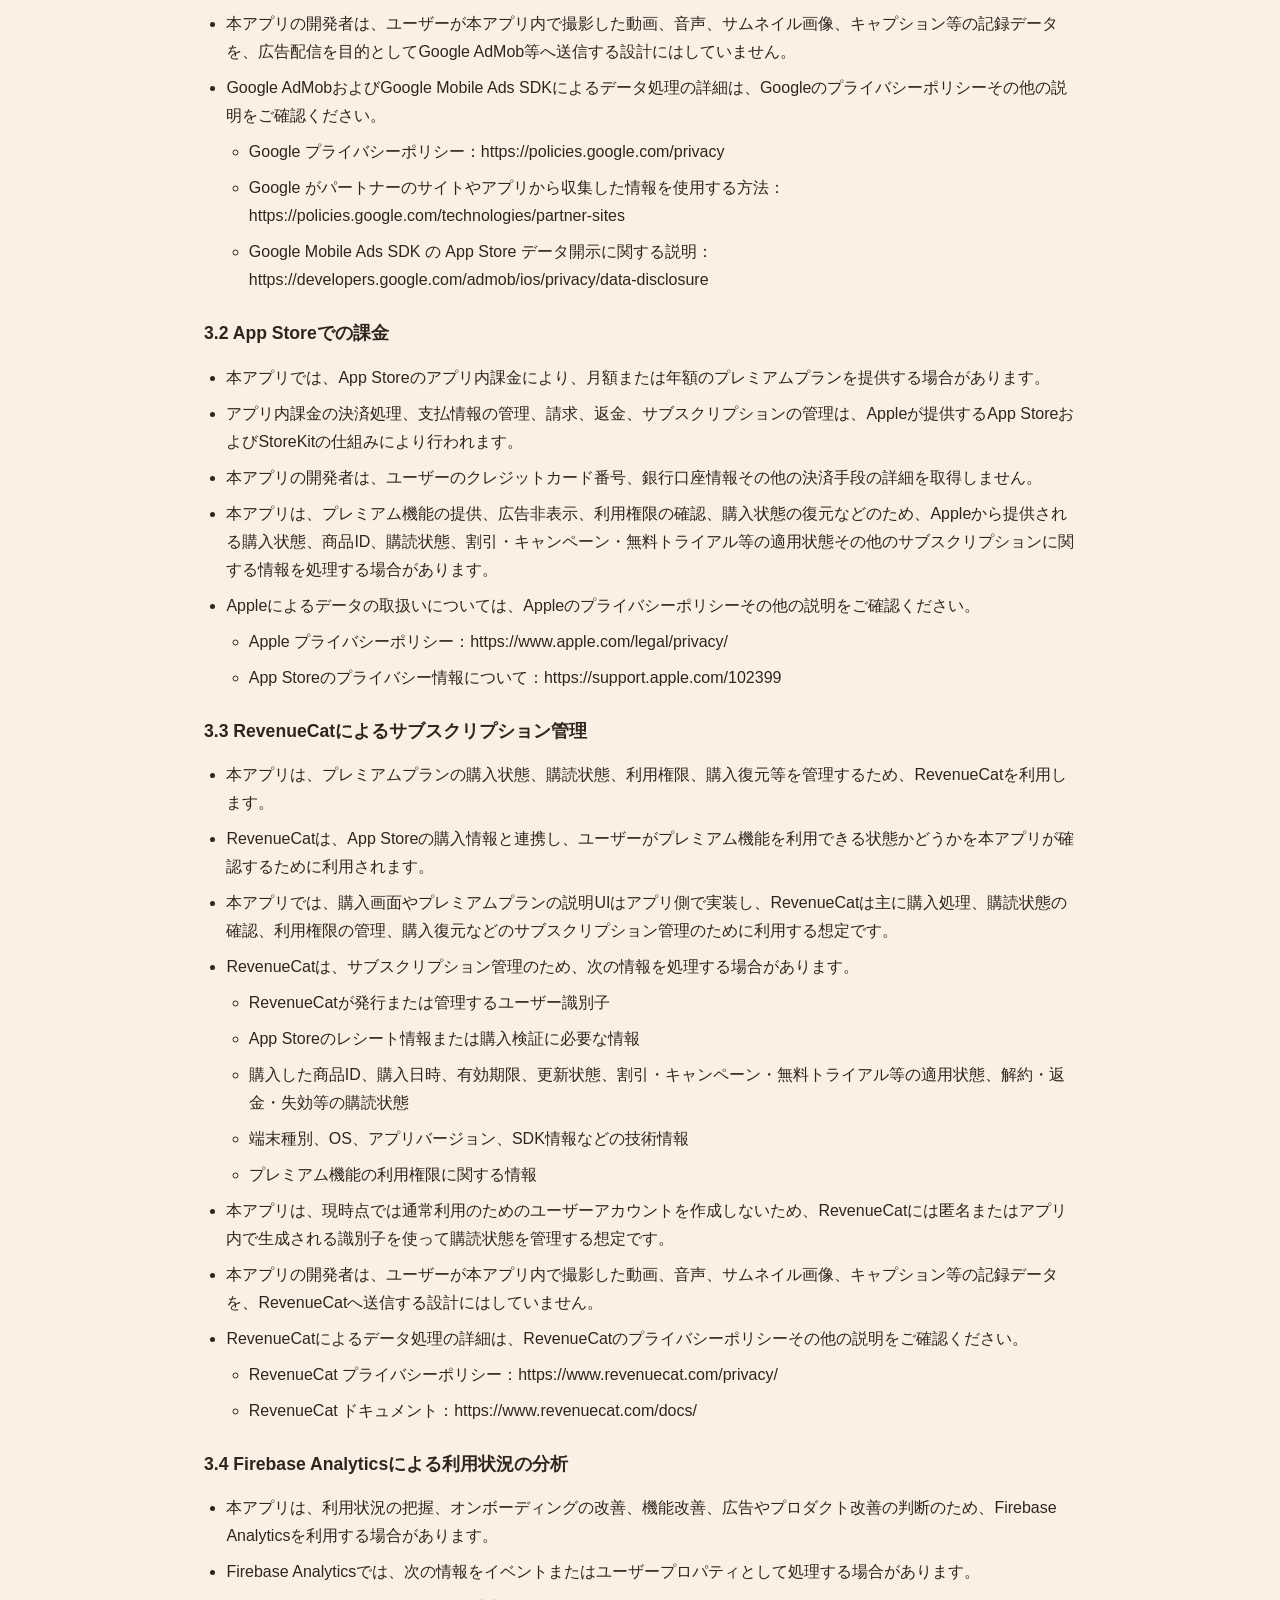
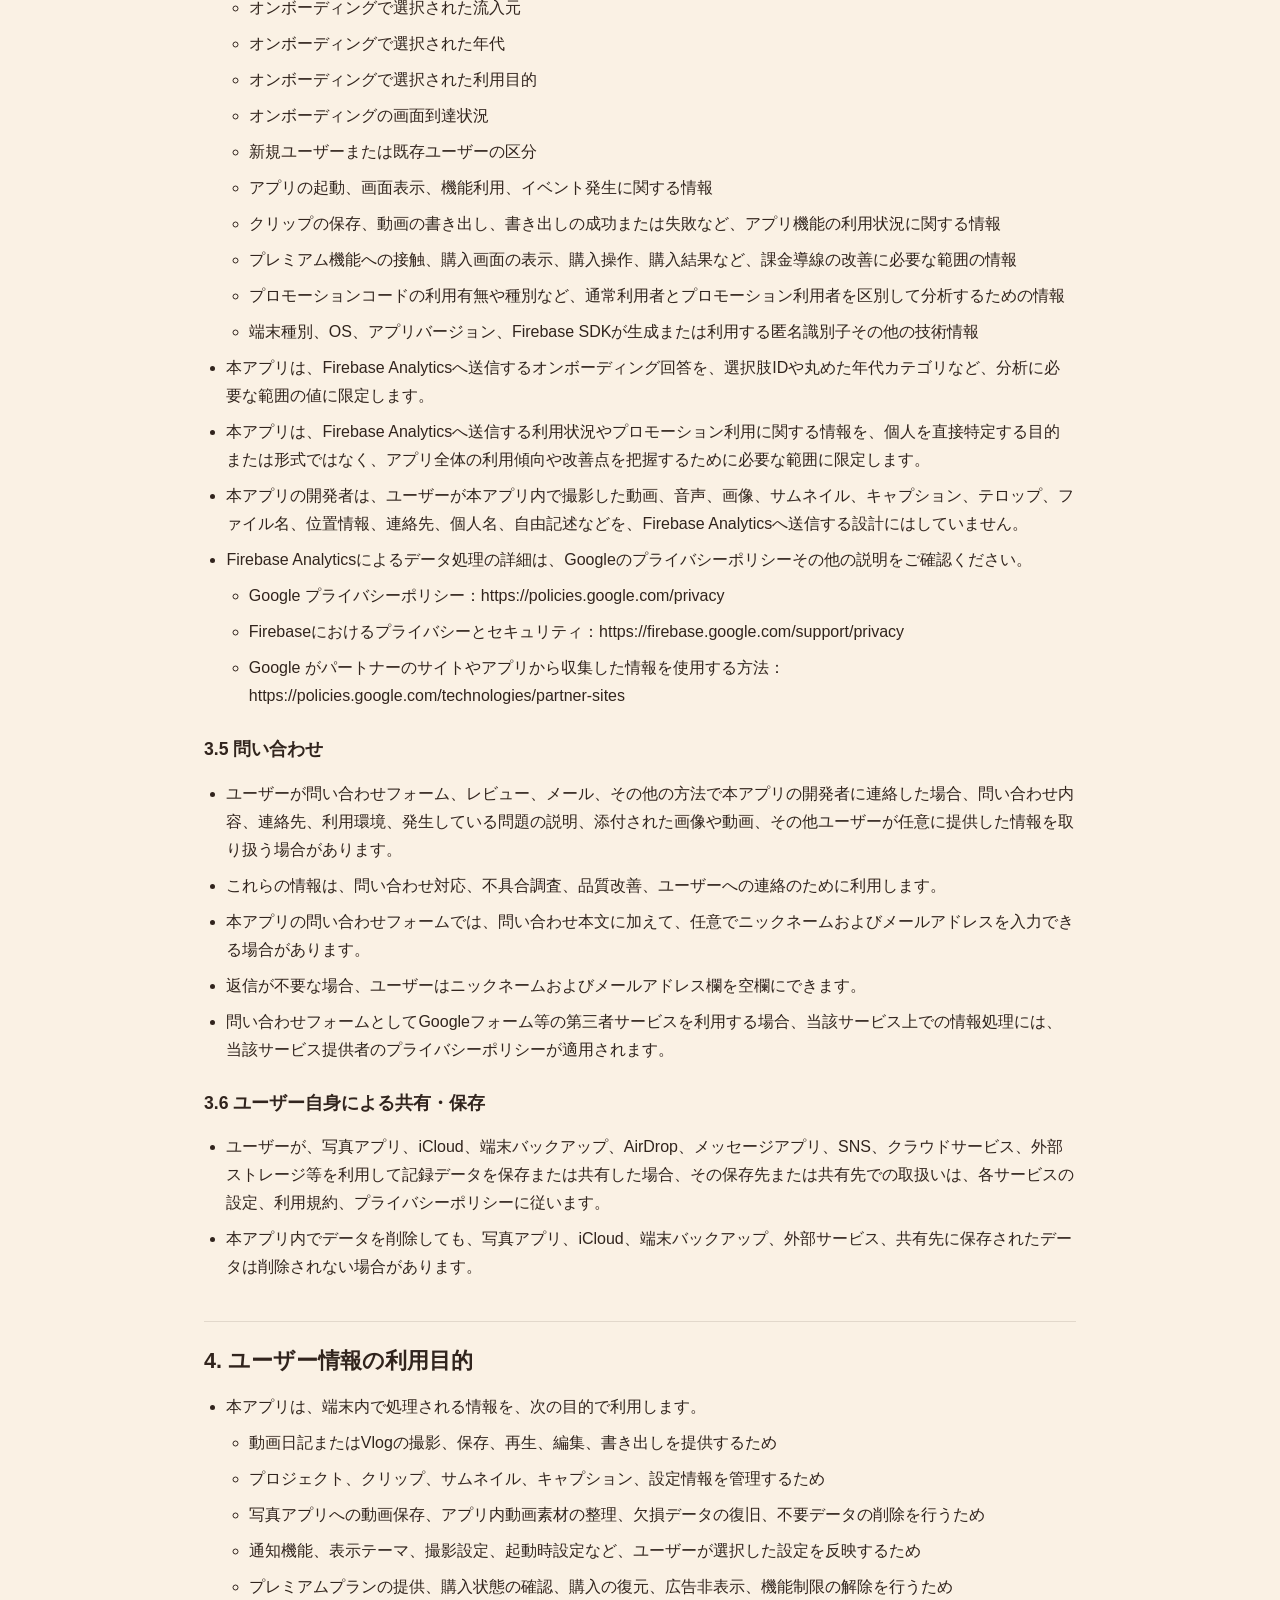
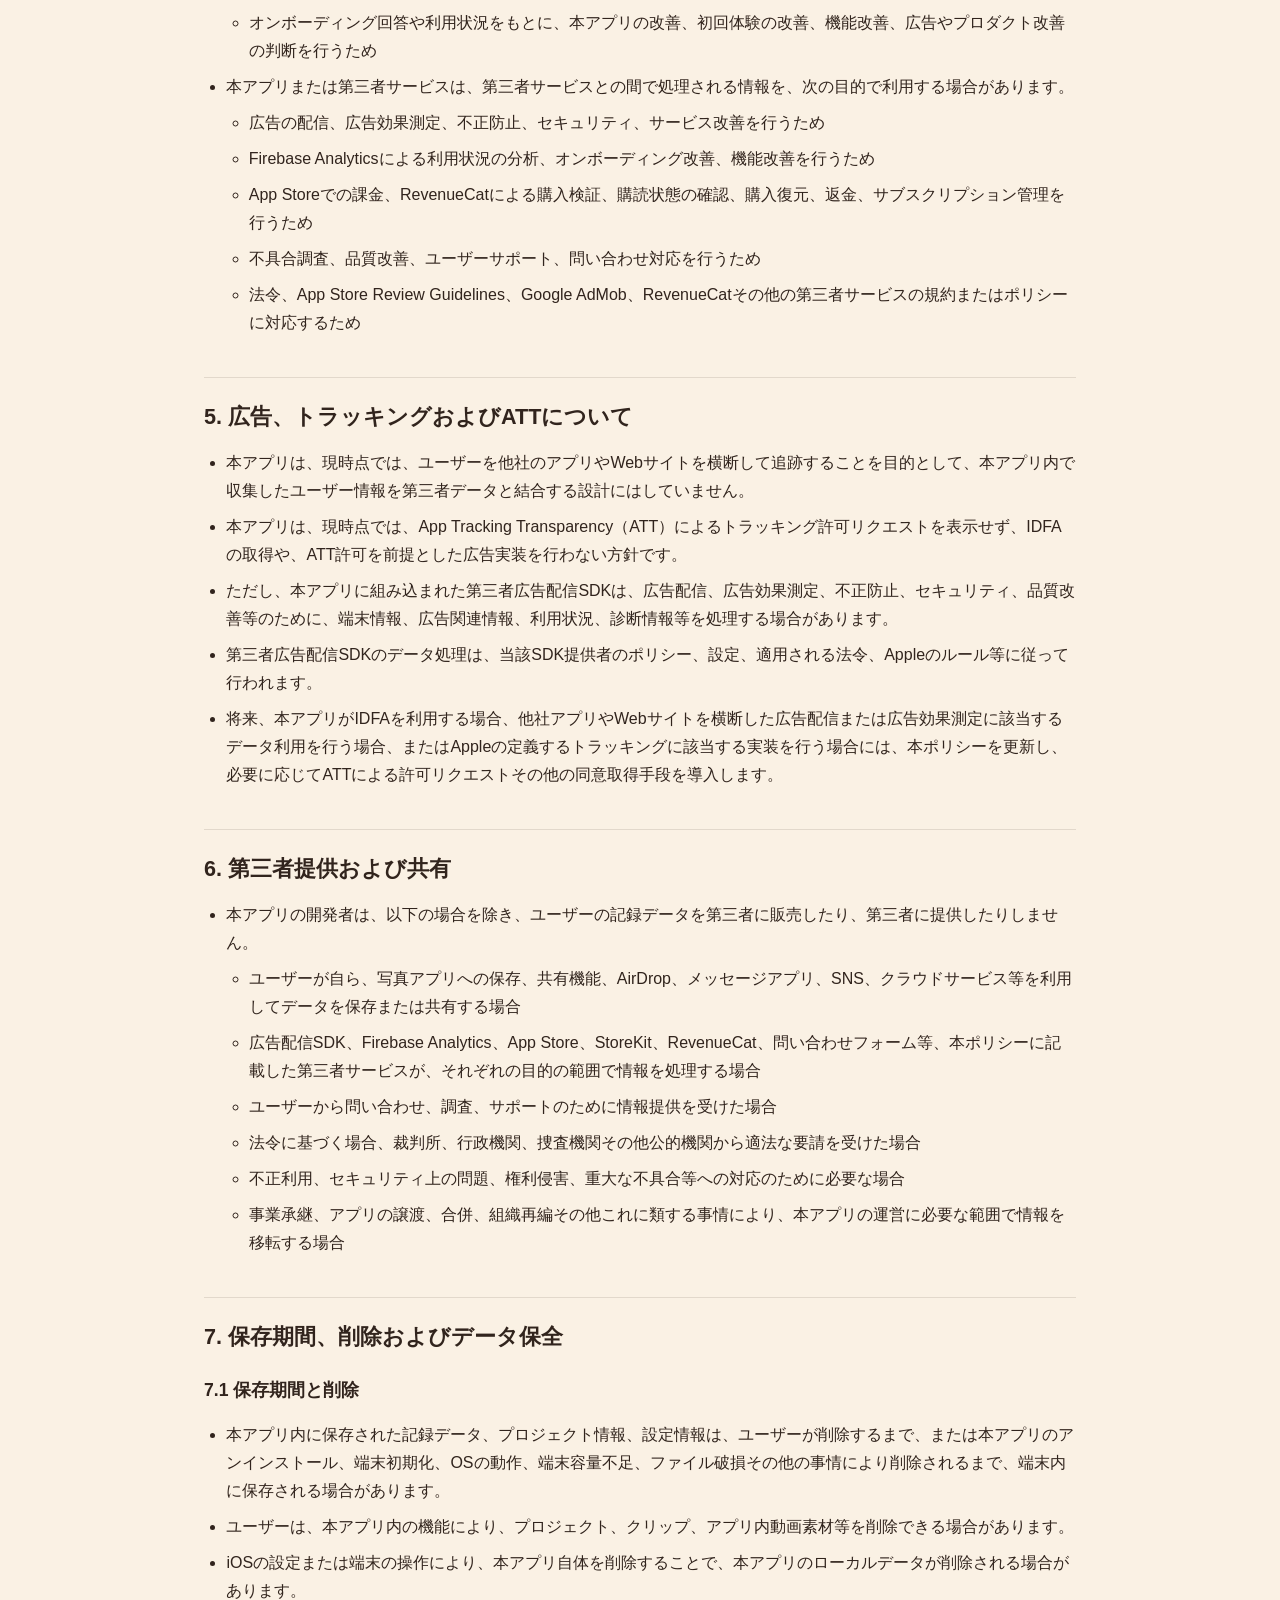
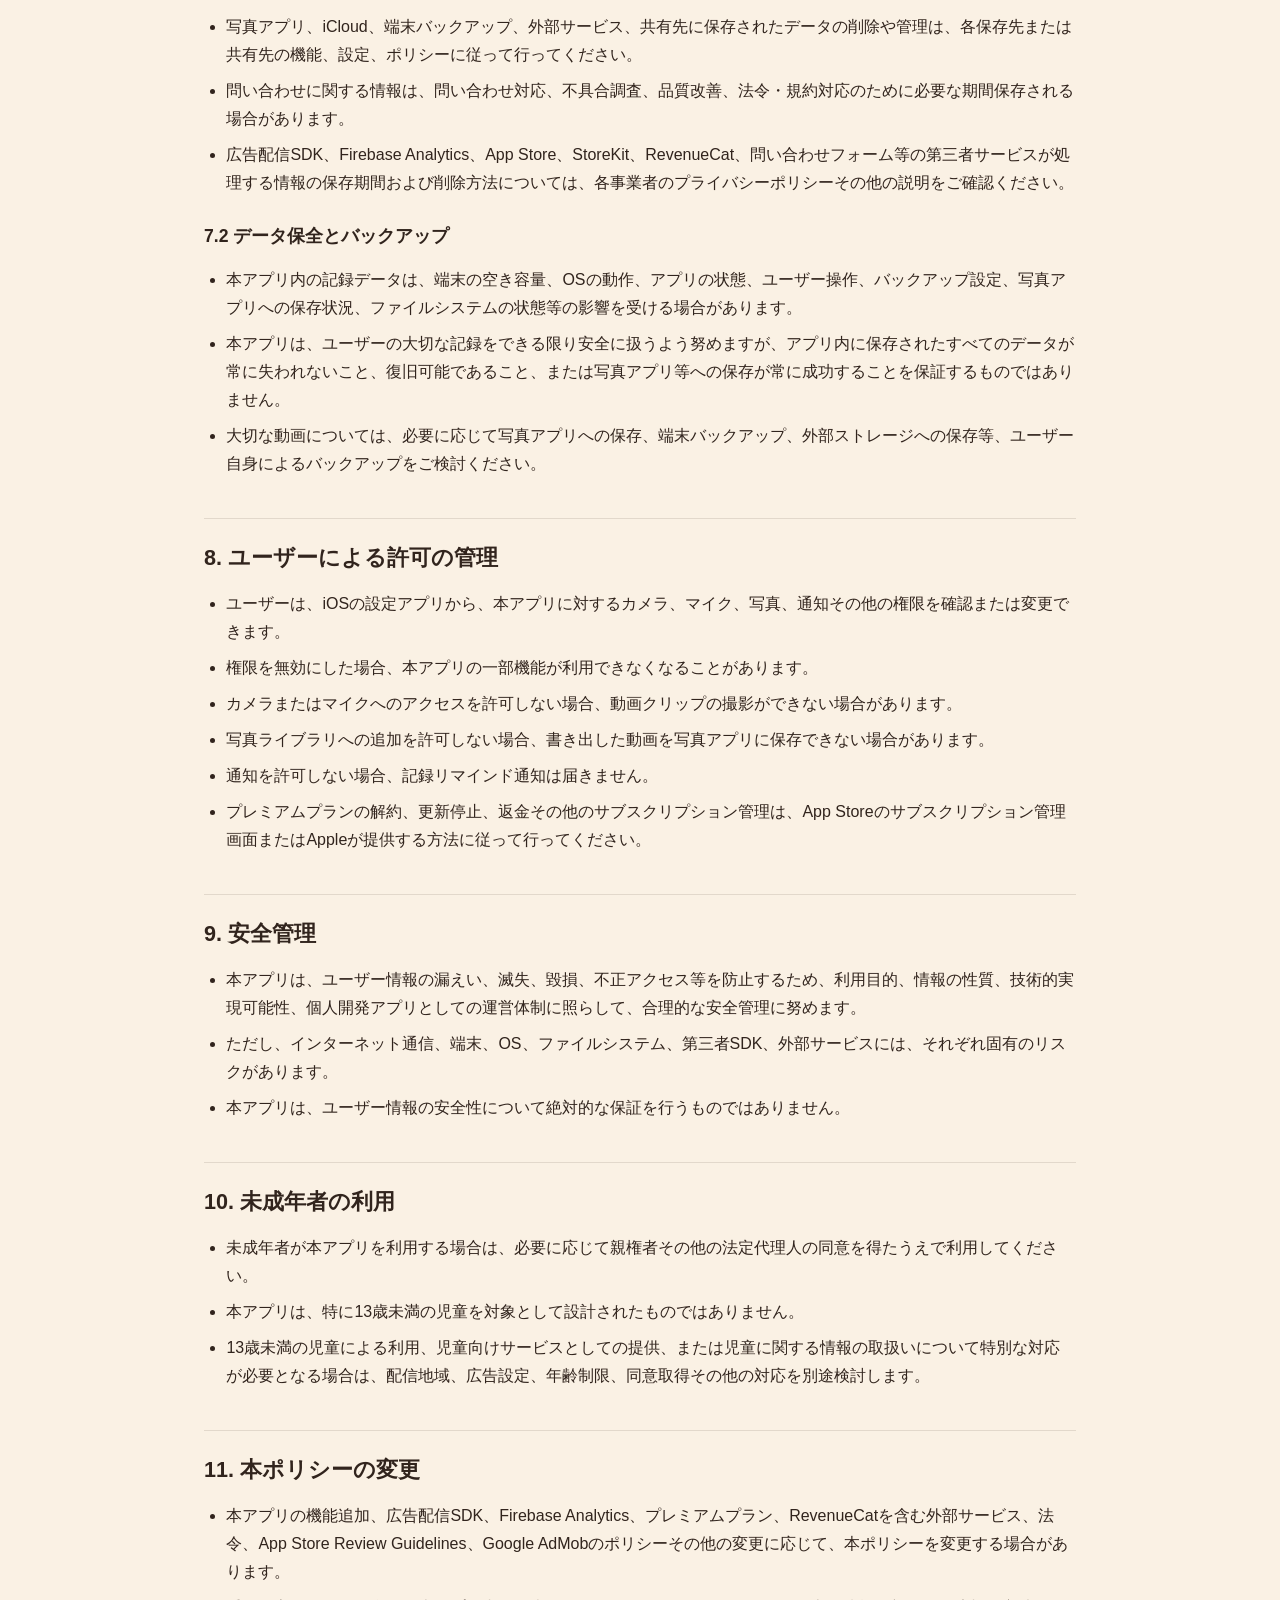
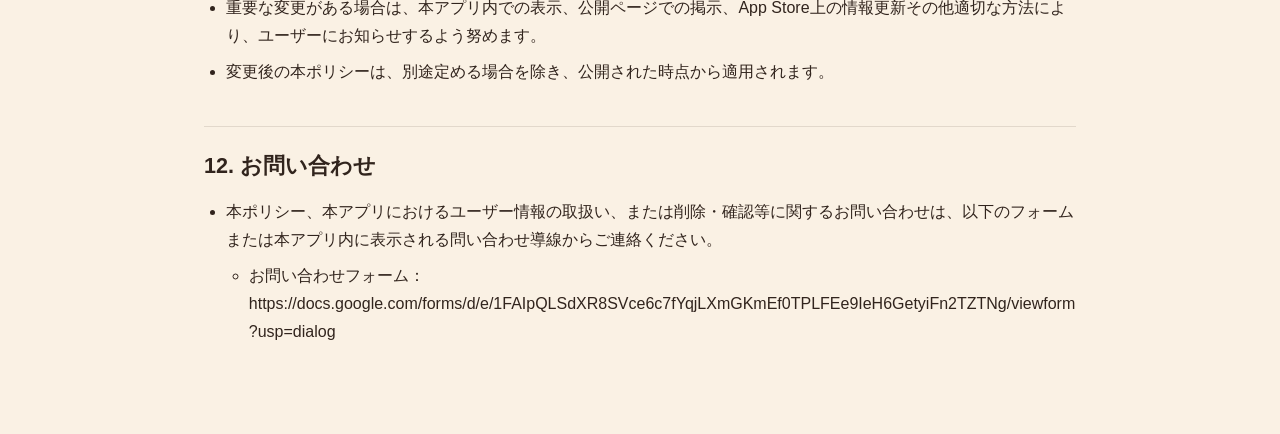
<file: docs/apps/log/privacy/index.html>
<!DOCTYPE html>
<html xmlns="http://www.w3.org/1999/xhtml" lang="ja" xml:lang="ja">
<head>
  <meta charset="utf-8" />
  <meta name="generator" content="pandoc" />
  <meta name="viewport" content="width=device-width, initial-scale=1.0, user-scalable=yes" />
  <title>Log.プライバシーポリシー</title>
  <style>
    code{white-space: pre-wrap;}
    span.smallcaps{font-variant: small-caps;}
    span.underline{text-decoration: underline;}
    div.column{display: inline-block; vertical-align: top; width: 50%;}
    div.hanging-indent{margin-left: 1.5em; text-indent: -1.5em;}
    ul.task-list{list-style: none;}
    .display.math{display: block; text-align: center; margin: 0.5rem auto;}
  </style>
  <link rel="stylesheet" href="legal.css" />
  <!--[if lt IE 9]>
    <script src="//cdnjs.cloudflare.com/ajax/libs/html5shiv/3.7.3/html5shiv-printshiv.min.js"></script>
  <![endif]-->
</head>
<body>
<h1 id="log.-プライバシーポリシー">Log. プライバシーポリシー</h1>
<ul>
<li>最終更新日：2026年6月25日</li>
<li>対象アプリ：Log.</li>
<li>対象バージョン：広告表示およびプレミアムプラン対応版</li>
<li>開発者：Takashi Daito</li>
</ul>
<p>本プライバシーポリシーは、Log.（以下「本アプリ」といいます。）におけるユーザー情報の取扱いについて説明するものです。</p>
<p>本ポリシーにおける「ユーザー情報」とは、個人情報保護法その他の法令上の定義にかかわらず、ユーザーに関する情報、端末に関する情報、アプリの利用状況、ユーザーが本アプリ内で作成または保存するコンテンツを含む情報を広く指します。</p>
<h2 id="基本方針">1. 基本方針</h2>
<ul>
<li>本アプリは、ユーザーの動画日記やVlogに関する記録データを、原則としてユーザーの端末内で処理することを基本方針としています。</li>
<li>本アプリの開発者は、ユーザーが本アプリで撮影、作成、保存した動画、音声、画像、サムネイル、キャプション、テロップ等の記録内容を、閲覧、収集、保存、分析、販売することを目的として取得しません。</li>
<li>本アプリは、現時点ではユーザーアカウントの作成を求めず、氏名、住所、電話番号、メールアドレス等を、本アプリの通常利用のために入力してもらう設計にはしていません。</li>
<li>ただし、広告表示、利用状況の分析、App Storeでのアプリ内課金、RevenueCatによるサブスクリプション管理、問い合わせ対応、ユーザー自身による共有やバックアップなど、一部の機能や利用場面では、Google、Apple、RevenueCat、問い合わせフォーム提供者、共有先サービス等の第三者が必要な情報を処理する場合があります。</li>
<li>従い、本ポリシーでは、ユーザー情報の流れを次の2つに分けて説明します。
<ul>
<li>端末内で処理される情報</li>
<li>第三者サービスとの間で処理される情報</li>
</ul></li>
</ul>
<h2 id="端末内で処理される情報">2. 端末内で処理される情報</h2>
<h3 id="撮影編集保存のために扱う情報">2.1 撮影・編集・保存のために扱う情報</h3>
<ul>
<li>本アプリは、ユーザーが動画日記やVlogを作成するため、次の情報を端末内で取り扱います。
<ul>
<li>カメラで撮影した動画</li>
<li>マイクで録音された音声</li>
<li>動画から生成されるサムネイル画像</li>
<li>タイムラプス撮影により生成されるフレーム画像または動画</li>
<li>ユーザーが入力したタイトル、テロップ、キャプションその他のテキスト</li>
<li>撮影日時、再生速度、トリミング範囲、音量、表示設定など、記録データの管理や編集に必要な情報</li>
</ul></li>
<li>これらの情報は、原則としてユーザーの端末内に保存されます。</li>
<li>これらの情報は、本アプリ内での撮影、保存、再生、編集、書き出し、復旧、整理のために利用されます。</li>
<li>本アプリの開発者は、これらの記録内容を閲覧、収集、保存、分析、販売することを目的として取得しません。</li>
</ul>
<h3 id="端末機能へのアクセス">2.2 端末機能へのアクセス</h3>
<ul>
<li>本アプリは、ユーザーの許可に基づき、次の端末機能へアクセスします。
<ul>
<li>カメラは、動画日記またはVlogクリップを撮影するために使用します。</li>
<li>マイクは、動画撮影時に音声を録音するために使用します。</li>
<li>写真ライブラリへの追加権限は、書き出したVlog動画を写真アプリに保存するために使用します。</li>
<li>通知は、記録のきっかけとなるリマインド通知を送るために使用します。</li>
</ul></li>
<li>本アプリは、写真ライブラリへの追加権限を、書き出した動画を写真アプリに保存する目的で使用します。</li>
<li>ユーザーが写真アプリに保存した動画は、本アプリ内のデータとは別に、iOSおよび写真アプリの管理下で保存されます。</li>
</ul>
<h3 id="アプリ内の設定情報および利用状態">2.3 アプリ内の設定情報および利用状態</h3>
<ul>
<li>本アプリは、アプリの機能提供や状態復元のため、次の情報を端末内に保存する場合があります。
<ul>
<li>選択中のプロジェクト</li>
<li>作成済みプロジェクトおよびクリップの管理情報</li>
<li>写真アプリへの書き出し状況</li>
<li>アプリ内動画素材の保持または削除の状態</li>
<li>通知設定、通知スケジュール、表示テーマ、撮影設定その他のアプリ設定</li>
<li>無料版またはプレミアムプランの利用状態</li>
<li>オンボーディングで選択された流入元、年代、利用目的などの分析用属性</li>
</ul></li>
<li>これらの情報は、本アプリの機能提供、状態復元、表示制御、プレミアム機能の提供、広告表示制御、データ整理のために利用されます。</li>
</ul>
<h3 id="端末内処理の例外">2.4 端末内処理の例外</h3>
<ul>
<li>本アプリは、ユーザーの記録データを保管するための独自サーバーを現時点では運用していません。</li>
<li>ただし、次の場合には、ユーザー情報または記録データが端末外の第三者サービスに送信または処理されることがあります。
<ul>
<li>広告配信SDKが広告配信、計測、診断、不正防止のために情報を処理する場合</li>
<li>Firebase Analyticsが利用状況の分析、オンボーディング改善、機能改善のために情報を処理する場合</li>
<li>App StoreまたはStoreKitが購入、課金、購読状態、返金等を処理する場合</li>
<li>RevenueCatが購入状態、購読状態、利用権限、購入復元等を処理する場合</li>
<li>ユーザーが問い合わせフォーム等を通じて情報を送信する場合</li>
<li>ユーザー自身が、iOSの共有機能、写真アプリ、クラウド同期、バックアップ、AirDrop、メッセージアプリ、SNSその他の外部機能を利用して記録データを共有または保存する場合</li>
</ul></li>
</ul>
<h2 id="第三者サービスとの間で処理される情報">3. 第三者サービスとの間で処理される情報</h2>
<h3 id="広告表示">3.1 広告表示</h3>
<ul>
<li>本アプリでは、無料版のユーザーに対して広告を表示するため、Google AdMob を含む第三者広告配信SDKを利用する場合があります。</li>
<li>第三者広告配信SDKは、広告配信、広告効果測定、不正防止、セキュリティ、サービス改善、SDKの品質改善などのため、次の情報を処理する場合があります。
<ul>
<li>IPアドレス</li>
<li>おおよその位置情報</li>
<li>端末情報</li>
<li>広告識別子その他の端末識別子</li>
<li>広告の表示や閲覧に関する情報</li>
<li>アプリの起動、タップ、画面遷移などの利用状況</li>
<li>クラッシュ情報</li>
<li>パフォーマンス情報</li>
<li>その他、広告配信SDKが広告配信、計測、診断、不正防止のために必要とする情報</li>
</ul></li>
<li>本アプリの開発者は、ユーザーが本アプリ内で撮影した動画、音声、サムネイル画像、キャプション等の記録データを、広告配信を目的としてGoogle AdMob等へ送信する設計にはしていません。</li>
<li>Google AdMobおよびGoogle Mobile Ads SDKによるデータ処理の詳細は、Googleのプライバシーポリシーその他の説明をご確認ください。
<ul>
<li>Google プライバシーポリシー：https://policies.google.com/privacy</li>
<li>Google がパートナーのサイトやアプリから収集した情報を使用する方法：https://policies.google.com/technologies/partner-sites</li>
<li>Google Mobile Ads SDK の App Store データ開示に関する説明：https://developers.google.com/admob/ios/privacy/data-disclosure</li>
</ul></li>
</ul>
<h3 id="app-storeでの課金">3.2 App Storeでの課金</h3>
<ul>
<li>本アプリでは、App Storeのアプリ内課金により、月額または年額のプレミアムプランを提供する場合があります。</li>
<li>アプリ内課金の決済処理、支払情報の管理、請求、返金、サブスクリプションの管理は、Appleが提供するApp StoreおよびStoreKitの仕組みにより行われます。</li>
<li>本アプリの開発者は、ユーザーのクレジットカード番号、銀行口座情報その他の決済手段の詳細を取得しません。</li>
<li>本アプリは、プレミアム機能の提供、広告非表示、利用権限の確認、購入状態の復元などのため、Appleから提供される購入状態、商品ID、購読状態、割引・キャンペーン・無料トライアル等の適用状態その他のサブスクリプションに関する情報を処理する場合があります。</li>
<li>Appleによるデータの取扱いについては、Appleのプライバシーポリシーその他の説明をご確認ください。
<ul>
<li>Apple プライバシーポリシー：https://www.apple.com/legal/privacy/</li>
<li>App Storeのプライバシー情報について：https://support.apple.com/102399</li>
</ul></li>
</ul>
<h3 id="revenuecatによるサブスクリプション管理">3.3 RevenueCatによるサブスクリプション管理</h3>
<ul>
<li>本アプリは、プレミアムプランの購入状態、購読状態、利用権限、購入復元等を管理するため、RevenueCatを利用します。</li>
<li>RevenueCatは、App Storeの購入情報と連携し、ユーザーがプレミアム機能を利用できる状態かどうかを本アプリが確認するために利用されます。</li>
<li>本アプリでは、購入画面やプレミアムプランの説明UIはアプリ側で実装し、RevenueCatは主に購入処理、購読状態の確認、利用権限の管理、購入復元などのサブスクリプション管理のために利用する想定です。</li>
<li>RevenueCatは、サブスクリプション管理のため、次の情報を処理する場合があります。
<ul>
<li>RevenueCatが発行または管理するユーザー識別子</li>
<li>App Storeのレシート情報または購入検証に必要な情報</li>
<li>購入した商品ID、購入日時、有効期限、更新状態、割引・キャンペーン・無料トライアル等の適用状態、解約・返金・失効等の購読状態</li>
<li>端末種別、OS、アプリバージョン、SDK情報などの技術情報</li>
<li>プレミアム機能の利用権限に関する情報</li>
</ul></li>
<li>本アプリは、現時点では通常利用のためのユーザーアカウントを作成しないため、RevenueCatには匿名またはアプリ内で生成される識別子を使って購読状態を管理する想定です。</li>
<li>本アプリの開発者は、ユーザーが本アプリ内で撮影した動画、音声、サムネイル画像、キャプション等の記録データを、RevenueCatへ送信する設計にはしていません。</li>
<li>RevenueCatによるデータ処理の詳細は、RevenueCatのプライバシーポリシーその他の説明をご確認ください。
<ul>
<li>RevenueCat プライバシーポリシー：https://www.revenuecat.com/privacy/</li>
<li>RevenueCat ドキュメント：https://www.revenuecat.com/docs/</li>
</ul></li>
</ul>
<h3 id="firebase-analyticsによる利用状況の分析">3.4 Firebase Analyticsによる利用状況の分析</h3>
<ul>
<li>本アプリは、利用状況の把握、オンボーディングの改善、機能改善、広告やプロダクト改善の判断のため、Firebase Analyticsを利用する場合があります。</li>
<li>Firebase Analyticsでは、次の情報をイベントまたはユーザープロパティとして処理する場合があります。
<ul>
<li>オンボーディングで選択された流入元</li>
<li>オンボーディングで選択された年代</li>
<li>オンボーディングで選択された利用目的</li>
<li>オンボーディングの画面到達状況</li>
<li>新規ユーザーまたは既存ユーザーの区分</li>
<li>アプリの起動、画面表示、機能利用、イベント発生に関する情報</li>
<li>クリップの保存、動画の書き出し、書き出しの成功または失敗など、アプリ機能の利用状況に関する情報</li>
<li>プレミアム機能への接触、購入画面の表示、購入操作、購入結果など、課金導線の改善に必要な範囲の情報</li>
<li>プロモーションコードの利用有無や種別など、通常利用者とプロモーション利用者を区別して分析するための情報</li>
<li>端末種別、OS、アプリバージョン、Firebase SDKが生成または利用する匿名識別子その他の技術情報</li>
</ul></li>
<li>本アプリは、Firebase Analyticsへ送信するオンボーディング回答を、選択肢IDや丸めた年代カテゴリなど、分析に必要な範囲の値に限定します。</li>
<li>本アプリは、Firebase Analyticsへ送信する利用状況やプロモーション利用に関する情報を、個人を直接特定する目的または形式ではなく、アプリ全体の利用傾向や改善点を把握するために必要な範囲に限定します。</li>
<li>本アプリの開発者は、ユーザーが本アプリ内で撮影した動画、音声、画像、サムネイル、キャプション、テロップ、ファイル名、位置情報、連絡先、個人名、自由記述などを、Firebase Analyticsへ送信する設計にはしていません。</li>
<li>Firebase Analyticsによるデータ処理の詳細は、Googleのプライバシーポリシーその他の説明をご確認ください。
<ul>
<li>Google プライバシーポリシー：https://policies.google.com/privacy</li>
<li>Firebaseにおけるプライバシーとセキュリティ：https://firebase.google.com/support/privacy</li>
<li>Google がパートナーのサイトやアプリから収集した情報を使用する方法：https://policies.google.com/technologies/partner-sites</li>
</ul></li>
</ul>
<h3 id="問い合わせ">3.5 問い合わせ</h3>
<ul>
<li>ユーザーが問い合わせフォーム、レビュー、メール、その他の方法で本アプリの開発者に連絡した場合、問い合わせ内容、連絡先、利用環境、発生している問題の説明、添付された画像や動画、その他ユーザーが任意に提供した情報を取り扱う場合があります。</li>
<li>これらの情報は、問い合わせ対応、不具合調査、品質改善、ユーザーへの連絡のために利用します。</li>
<li>本アプリの問い合わせフォームでは、問い合わせ本文に加えて、任意でニックネームおよびメールアドレスを入力できる場合があります。</li>
<li>返信が不要な場合、ユーザーはニックネームおよびメールアドレス欄を空欄にできます。</li>
<li>問い合わせフォームとしてGoogleフォーム等の第三者サービスを利用する場合、当該サービス上での情報処理には、当該サービス提供者のプライバシーポリシーが適用されます。</li>
</ul>
<h3 id="ユーザー自身による共有保存">3.6 ユーザー自身による共有・保存</h3>
<ul>
<li>ユーザーが、写真アプリ、iCloud、端末バックアップ、AirDrop、メッセージアプリ、SNS、クラウドサービス、外部ストレージ等を利用して記録データを保存または共有した場合、その保存先または共有先での取扱いは、各サービスの設定、利用規約、プライバシーポリシーに従います。</li>
<li>本アプリ内でデータを削除しても、写真アプリ、iCloud、端末バックアップ、外部サービス、共有先に保存されたデータは削除されない場合があります。</li>
</ul>
<h2 id="ユーザー情報の利用目的">4. ユーザー情報の利用目的</h2>
<ul>
<li>本アプリは、端末内で処理される情報を、次の目的で利用します。
<ul>
<li>動画日記またはVlogの撮影、保存、再生、編集、書き出しを提供するため</li>
<li>プロジェクト、クリップ、サムネイル、キャプション、設定情報を管理するため</li>
<li>写真アプリへの動画保存、アプリ内動画素材の整理、欠損データの復旧、不要データの削除を行うため</li>
<li>通知機能、表示テーマ、撮影設定、起動時設定など、ユーザーが選択した設定を反映するため</li>
<li>プレミアムプランの提供、購入状態の確認、購入の復元、広告非表示、機能制限の解除を行うため</li>
<li>オンボーディング回答や利用状況をもとに、本アプリの改善、初回体験の改善、機能改善、広告やプロダクト改善の判断を行うため</li>
</ul></li>
<li>本アプリまたは第三者サービスは、第三者サービスとの間で処理される情報を、次の目的で利用する場合があります。
<ul>
<li>広告の配信、広告効果測定、不正防止、セキュリティ、サービス改善を行うため</li>
<li>Firebase Analyticsによる利用状況の分析、オンボーディング改善、機能改善を行うため</li>
<li>App Storeでの課金、RevenueCatによる購入検証、購読状態の確認、購入復元、返金、サブスクリプション管理を行うため</li>
<li>不具合調査、品質改善、ユーザーサポート、問い合わせ対応を行うため</li>
<li>法令、App Store Review Guidelines、Google AdMob、RevenueCatその他の第三者サービスの規約またはポリシーに対応するため</li>
</ul></li>
</ul>
<h2 id="広告トラッキングおよびattについて">5. 広告、トラッキングおよびATTについて</h2>
<ul>
<li>本アプリは、現時点では、ユーザーを他社のアプリやWebサイトを横断して追跡することを目的として、本アプリ内で収集したユーザー情報を第三者データと結合する設計にはしていません。</li>
<li>本アプリは、現時点では、App Tracking Transparency（ATT）によるトラッキング許可リクエストを表示せず、IDFAの取得や、ATT許可を前提とした広告実装を行わない方針です。</li>
<li>ただし、本アプリに組み込まれた第三者広告配信SDKは、広告配信、広告効果測定、不正防止、セキュリティ、品質改善等のために、端末情報、広告関連情報、利用状況、診断情報等を処理する場合があります。</li>
<li>第三者広告配信SDKのデータ処理は、当該SDK提供者のポリシー、設定、適用される法令、Appleのルール等に従って行われます。</li>
<li>将来、本アプリがIDFAを利用する場合、他社アプリやWebサイトを横断した広告配信または広告効果測定に該当するデータ利用を行う場合、またはAppleの定義するトラッキングに該当する実装を行う場合には、本ポリシーを更新し、必要に応じてATTによる許可リクエストその他の同意取得手段を導入します。</li>
</ul>
<h2 id="第三者提供および共有">6. 第三者提供および共有</h2>
<ul>
<li>本アプリの開発者は、以下の場合を除き、ユーザーの記録データを第三者に販売したり、第三者に提供したりしません。
<ul>
<li>ユーザーが自ら、写真アプリへの保存、共有機能、AirDrop、メッセージアプリ、SNS、クラウドサービス等を利用してデータを保存または共有する場合</li>
<li>広告配信SDK、Firebase Analytics、App Store、StoreKit、RevenueCat、問い合わせフォーム等、本ポリシーに記載した第三者サービスが、それぞれの目的の範囲で情報を処理する場合</li>
<li>ユーザーから問い合わせ、調査、サポートのために情報提供を受けた場合</li>
<li>法令に基づく場合、裁判所、行政機関、捜査機関その他公的機関から適法な要請を受けた場合</li>
<li>不正利用、セキュリティ上の問題、権利侵害、重大な不具合等への対応のために必要な場合</li>
<li>事業承継、アプリの譲渡、合併、組織再編その他これに類する事情により、本アプリの運営に必要な範囲で情報を移転する場合</li>
</ul></li>
</ul>
<h2 id="保存期間削除およびデータ保全">7. 保存期間、削除およびデータ保全</h2>
<h3 id="保存期間と削除">7.1 保存期間と削除</h3>
<ul>
<li>本アプリ内に保存された記録データ、プロジェクト情報、設定情報は、ユーザーが削除するまで、または本アプリのアンインストール、端末初期化、OSの動作、端末容量不足、ファイル破損その他の事情により削除されるまで、端末内に保存される場合があります。</li>
<li>ユーザーは、本アプリ内の機能により、プロジェクト、クリップ、アプリ内動画素材等を削除できる場合があります。</li>
<li>iOSの設定または端末の操作により、本アプリ自体を削除することで、本アプリのローカルデータが削除される場合があります。</li>
<li>写真アプリ、iCloud、端末バックアップ、外部サービス、共有先に保存されたデータの削除や管理は、各保存先または共有先の機能、設定、ポリシーに従って行ってください。</li>
<li>問い合わせに関する情報は、問い合わせ対応、不具合調査、品質改善、法令・規約対応のために必要な期間保存される場合があります。</li>
<li>広告配信SDK、Firebase Analytics、App Store、StoreKit、RevenueCat、問い合わせフォーム等の第三者サービスが処理する情報の保存期間および削除方法については、各事業者のプライバシーポリシーその他の説明をご確認ください。</li>
</ul>
<h3 id="データ保全とバックアップ">7.2 データ保全とバックアップ</h3>
<ul>
<li>本アプリ内の記録データは、端末の空き容量、OSの動作、アプリの状態、ユーザー操作、バックアップ設定、写真アプリへの保存状況、ファイルシステムの状態等の影響を受ける場合があります。</li>
<li>本アプリは、ユーザーの大切な記録をできる限り安全に扱うよう努めますが、アプリ内に保存されたすべてのデータが常に失われないこと、復旧可能であること、または写真アプリ等への保存が常に成功することを保証するものではありません。</li>
<li>大切な動画については、必要に応じて写真アプリへの保存、端末バックアップ、外部ストレージへの保存等、ユーザー自身によるバックアップをご検討ください。</li>
</ul>
<h2 id="ユーザーによる許可の管理">8. ユーザーによる許可の管理</h2>
<ul>
<li>ユーザーは、iOSの設定アプリから、本アプリに対するカメラ、マイク、写真、通知その他の権限を確認または変更できます。</li>
<li>権限を無効にした場合、本アプリの一部機能が利用できなくなることがあります。</li>
<li>カメラまたはマイクへのアクセスを許可しない場合、動画クリップの撮影ができない場合があります。</li>
<li>写真ライブラリへの追加を許可しない場合、書き出した動画を写真アプリに保存できない場合があります。</li>
<li>通知を許可しない場合、記録リマインド通知は届きません。</li>
<li>プレミアムプランの解約、更新停止、返金その他のサブスクリプション管理は、App Storeのサブスクリプション管理画面またはAppleが提供する方法に従って行ってください。</li>
</ul>
<h2 id="安全管理">9. 安全管理</h2>
<ul>
<li>本アプリは、ユーザー情報の漏えい、滅失、毀損、不正アクセス等を防止するため、利用目的、情報の性質、技術的実現可能性、個人開発アプリとしての運営体制に照らして、合理的な安全管理に努めます。</li>
<li>ただし、インターネット通信、端末、OS、ファイルシステム、第三者SDK、外部サービスには、それぞれ固有のリスクがあります。</li>
<li>本アプリは、ユーザー情報の安全性について絶対的な保証を行うものではありません。</li>
</ul>
<h2 id="未成年者の利用">10. 未成年者の利用</h2>
<ul>
<li>未成年者が本アプリを利用する場合は、必要に応じて親権者その他の法定代理人の同意を得たうえで利用してください。</li>
<li>本アプリは、特に13歳未満の児童を対象として設計されたものではありません。</li>
<li>13歳未満の児童による利用、児童向けサービスとしての提供、または児童に関する情報の取扱いについて特別な対応が必要となる場合は、配信地域、広告設定、年齢制限、同意取得その他の対応を別途検討します。</li>
</ul>
<h2 id="本ポリシーの変更">11. 本ポリシーの変更</h2>
<ul>
<li>本アプリの機能追加、広告配信SDK、Firebase Analytics、プレミアムプラン、RevenueCatを含む外部サービス、法令、App Store Review Guidelines、Google AdMobのポリシーその他の変更に応じて、本ポリシーを変更する場合があります。</li>
<li>重要な変更がある場合は、本アプリ内での表示、公開ページでの掲示、App Store上の情報更新その他適切な方法により、ユーザーにお知らせするよう努めます。</li>
<li>変更後の本ポリシーは、別途定める場合を除き、公開された時点から適用されます。</li>
</ul>
<h2 id="お問い合わせ">12. お問い合わせ</h2>
<ul>
<li>本ポリシー、本アプリにおけるユーザー情報の取扱い、または削除・確認等に関するお問い合わせは、以下のフォームまたは本アプリ内に表示される問い合わせ導線からご連絡ください。
<ul>
<li>お問い合わせフォーム：https://docs.google.com/forms/d/e/1FAIpQLSdXR8SVce6c7fYqjLXmGKmEf0TPLFEe9IeH6GetyiFn2TZTNg/viewform?usp=dialog</li>
</ul></li>
</ul>
</body>
</html>
</file>
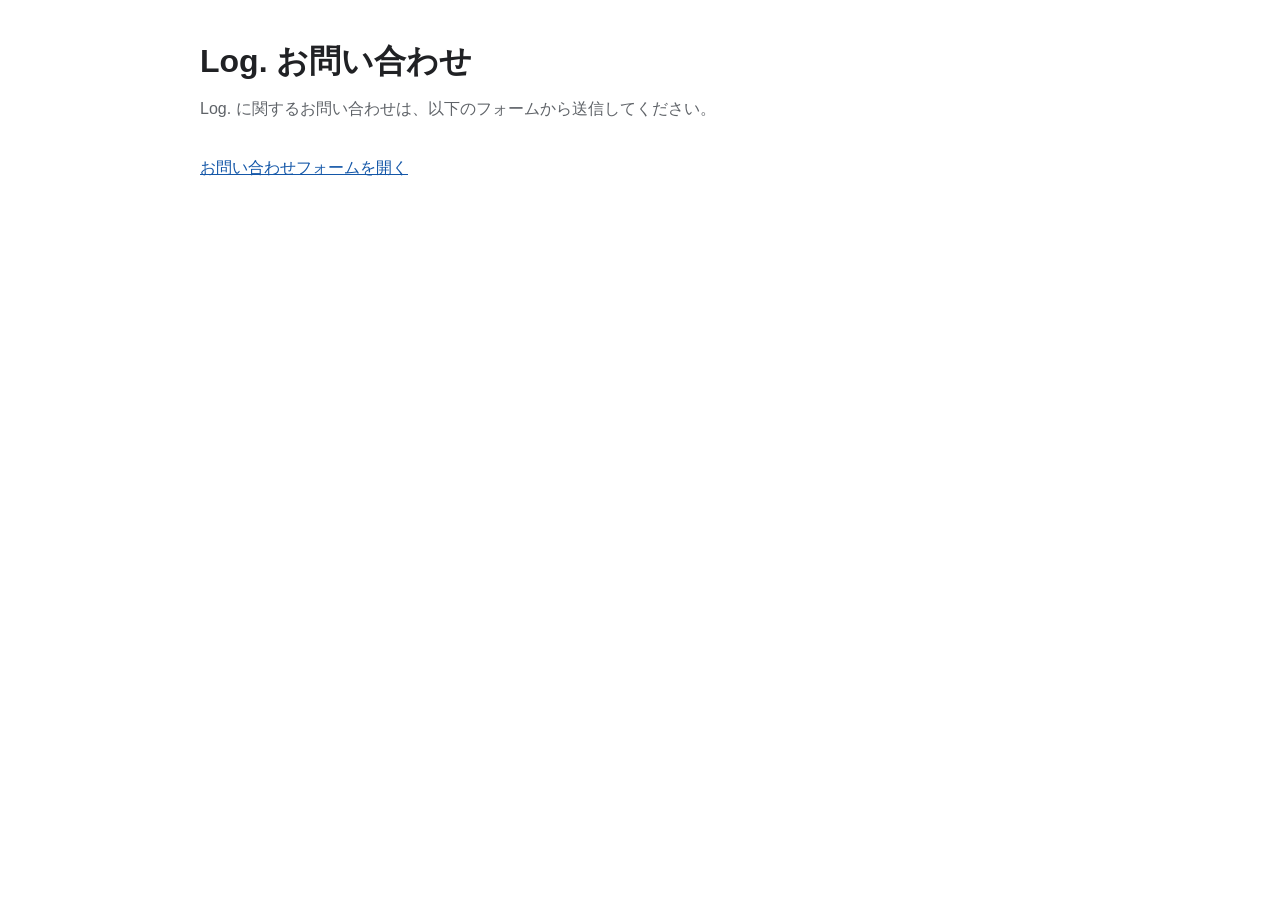
<file: docs/apps/log/support/index.html>
<!DOCTYPE html>
<html lang="ja">
<head>
  <meta charset="utf-8" />
  <meta name="viewport" content="width=device-width, initial-scale=1" />
  <title>Log. お問い合わせ</title>
  <link rel="stylesheet" href="../../../styles.css" />
</head>
<body>
  <main>
    <header>
      <h1>Log. お問い合わせ</h1>
      <p class="muted">Log. に関するお問い合わせは、以下のフォームから送信してください。</p>
    </header>

    <p><a href="https://docs.google.com/forms/d/e/1FAIpQLSdXR8SVce6c7fYqjLXmGKmEf0TPLFEe9IeH6GetyiFn2TZTNg/viewform?usp=dialog">お問い合わせフォームを開く</a></p>
  </main>
</body>
</html>
</file>
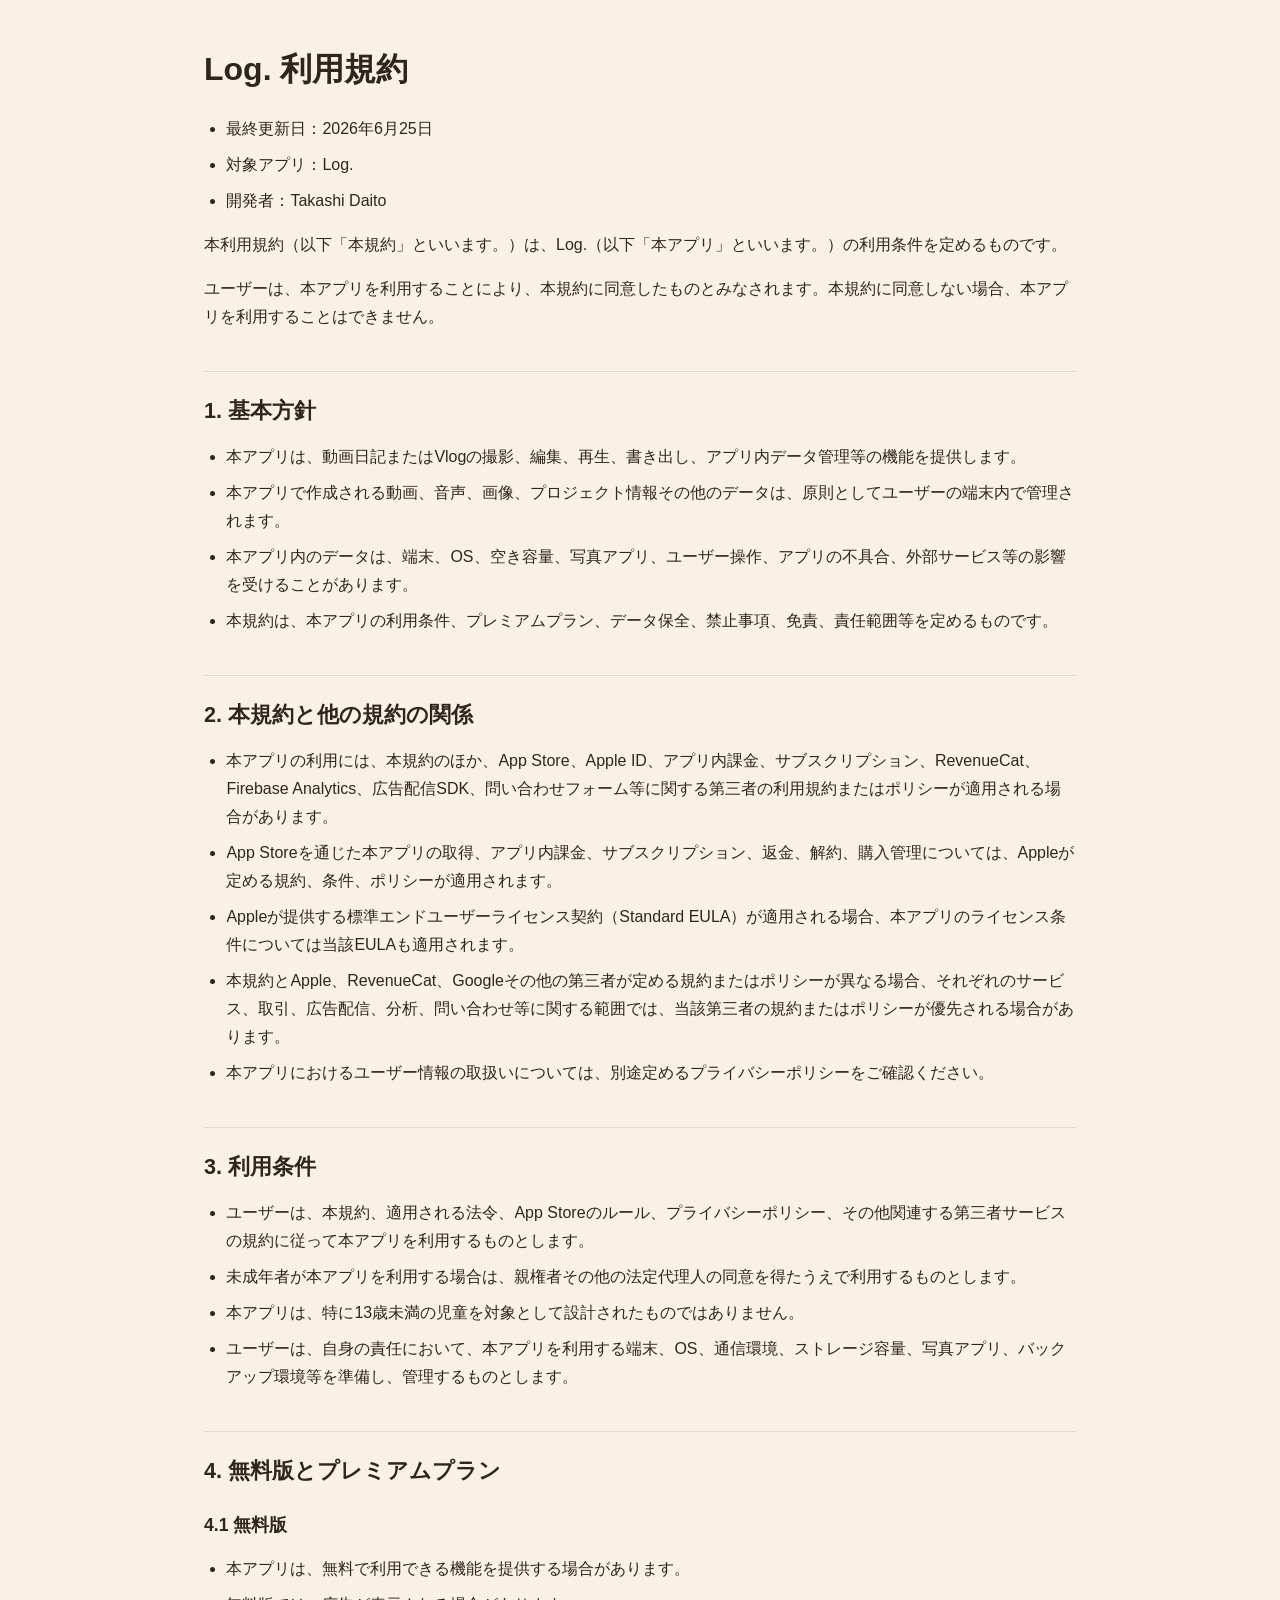
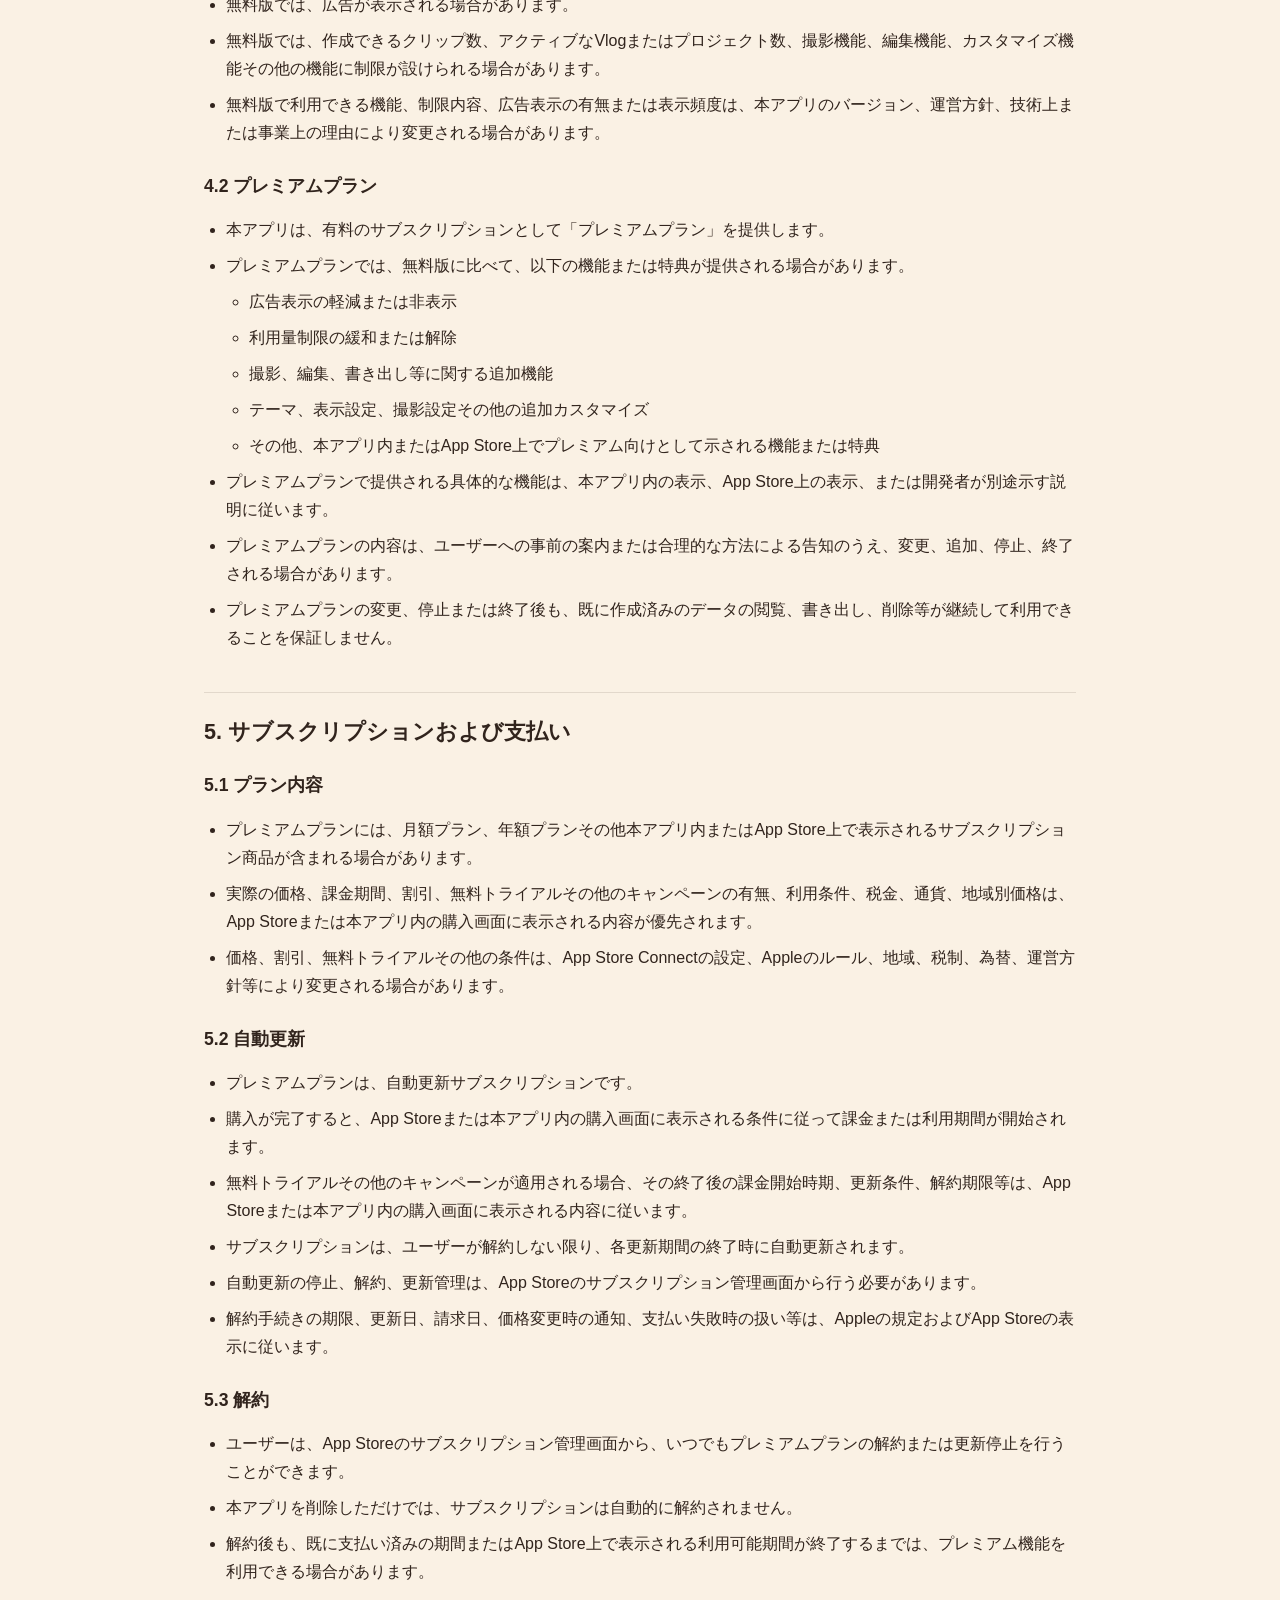
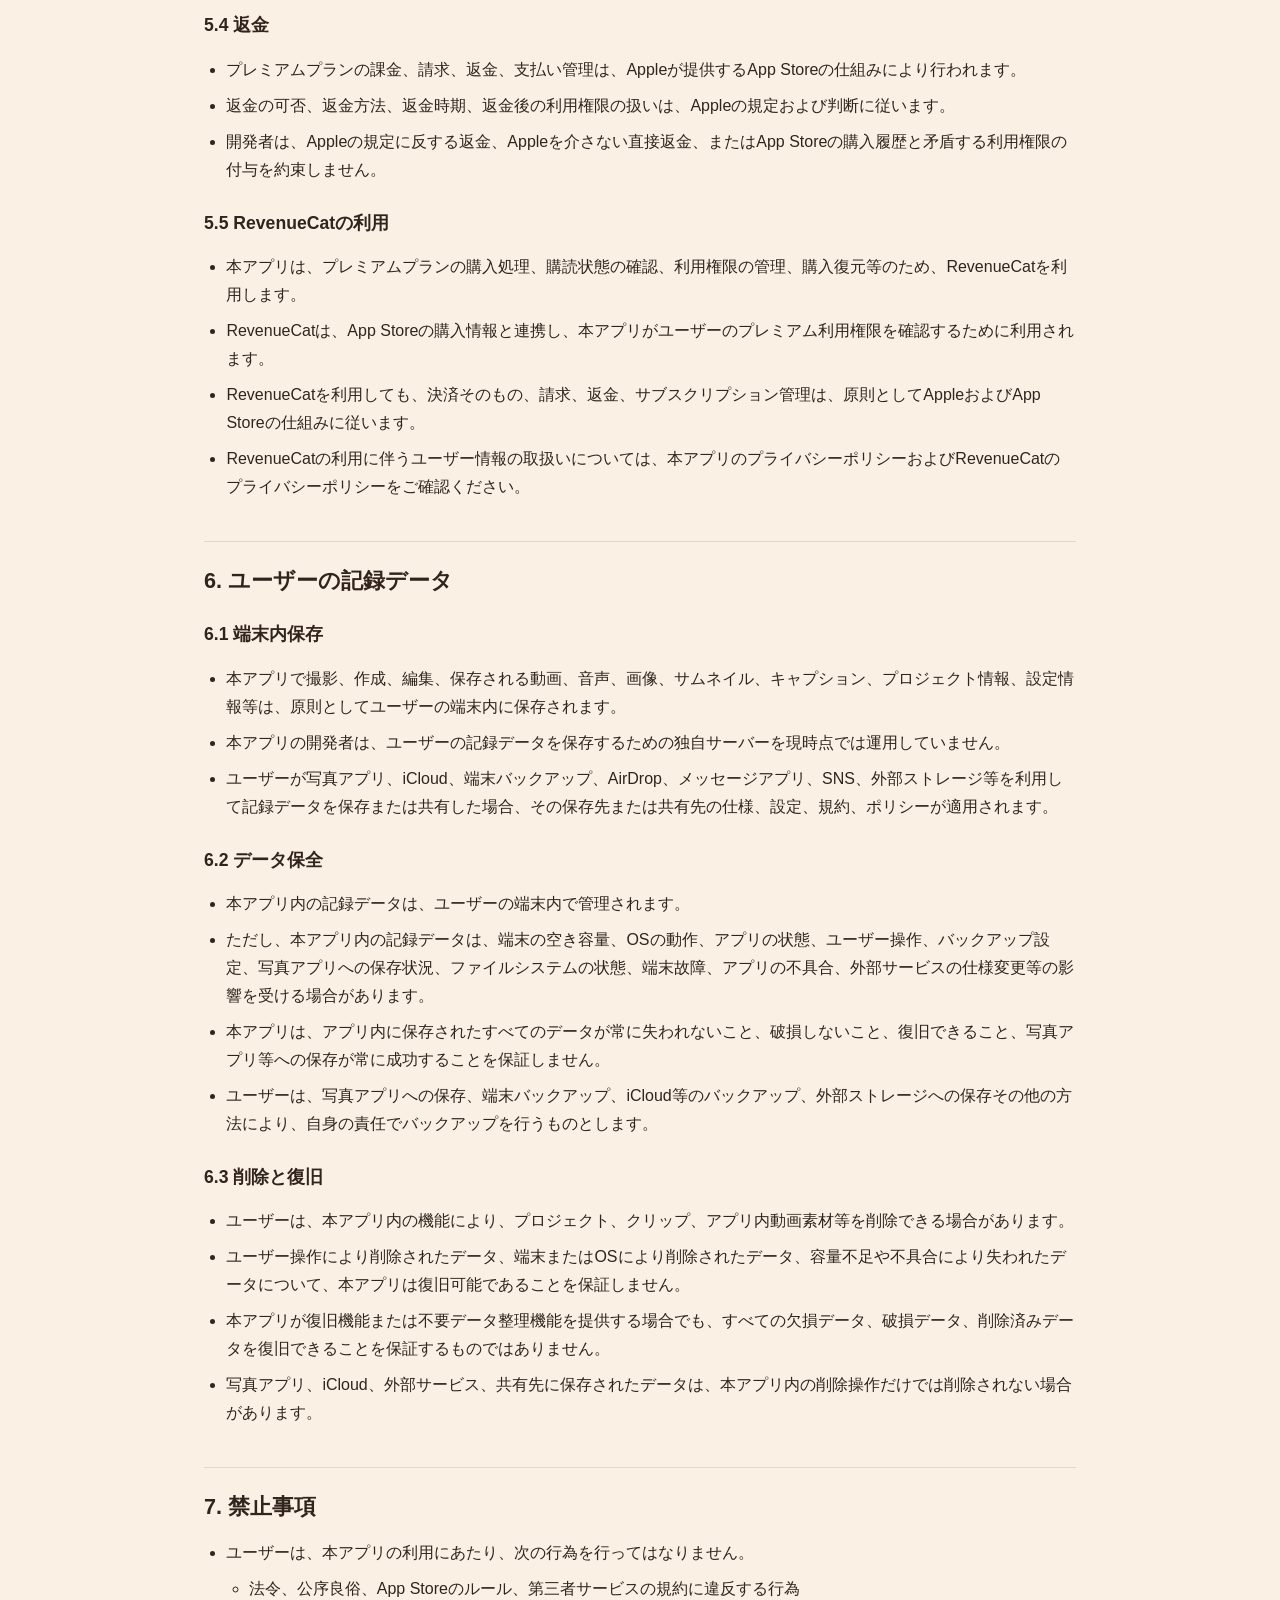
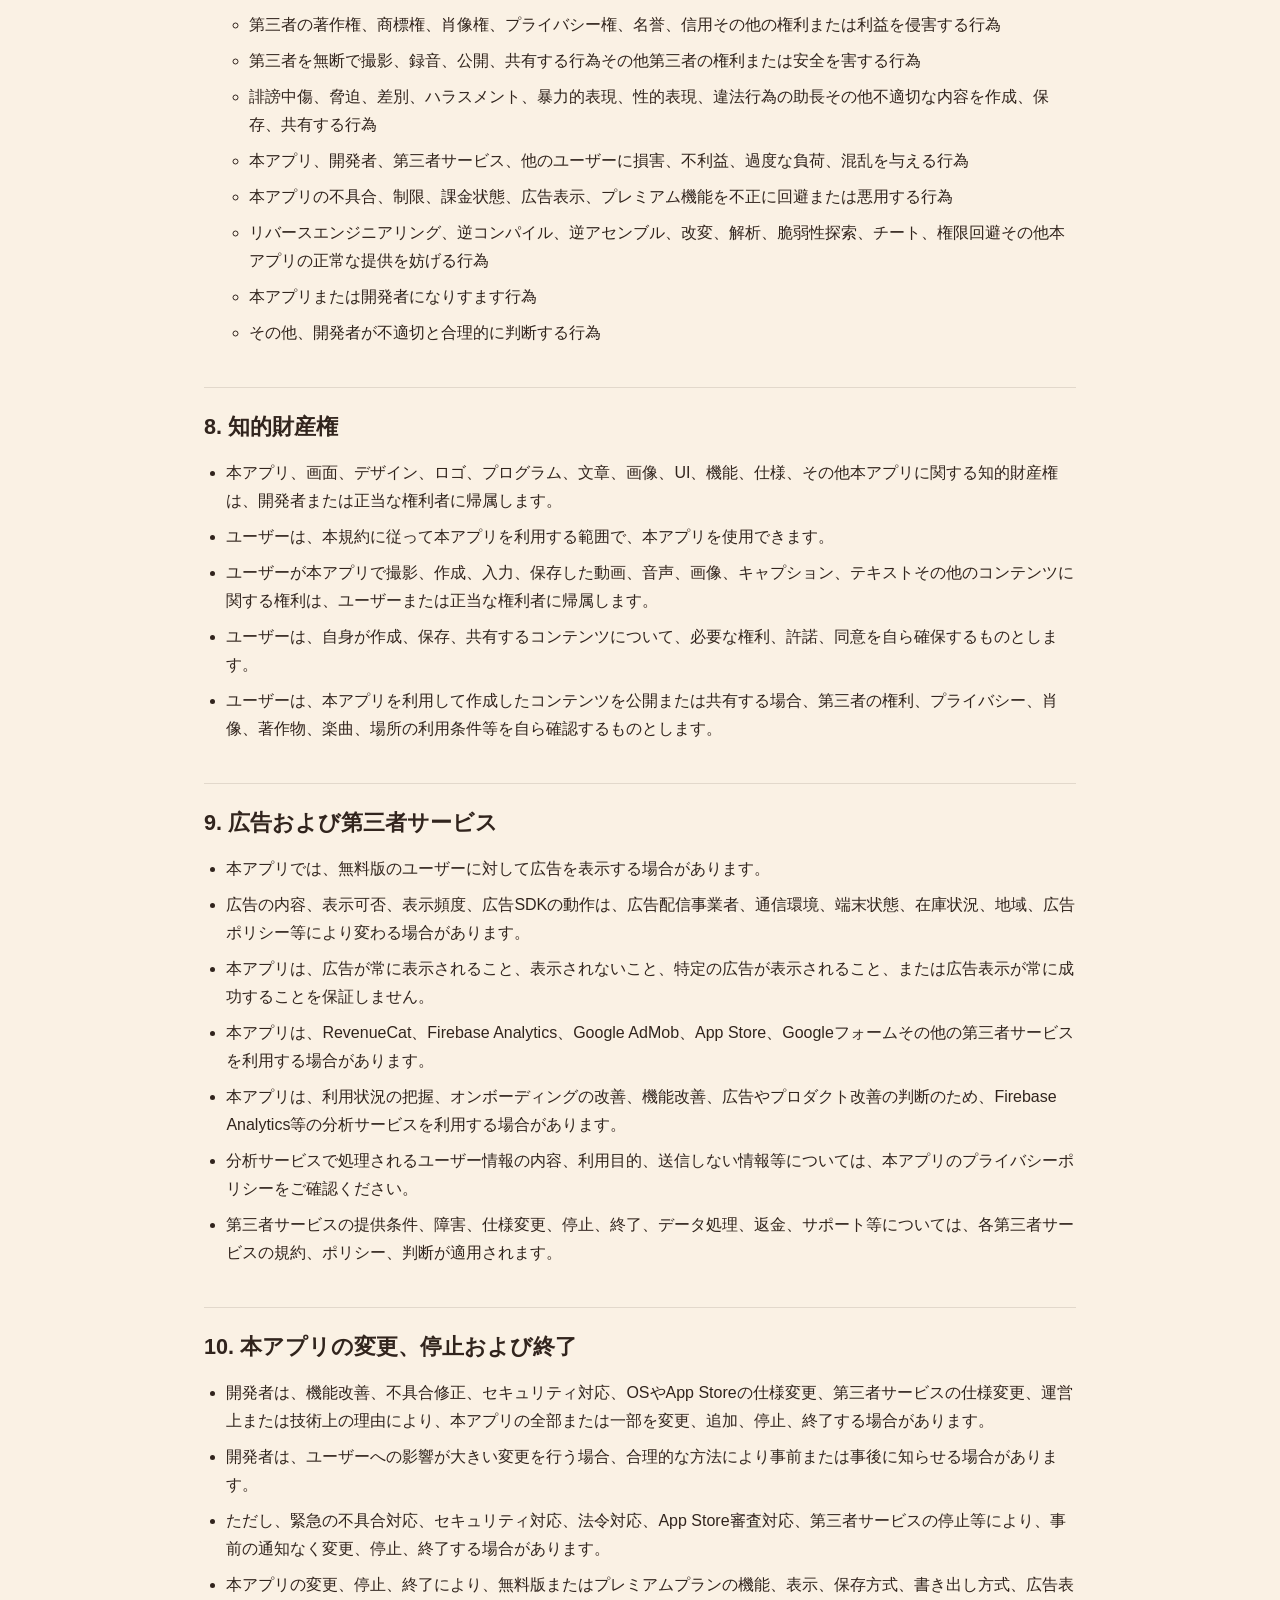
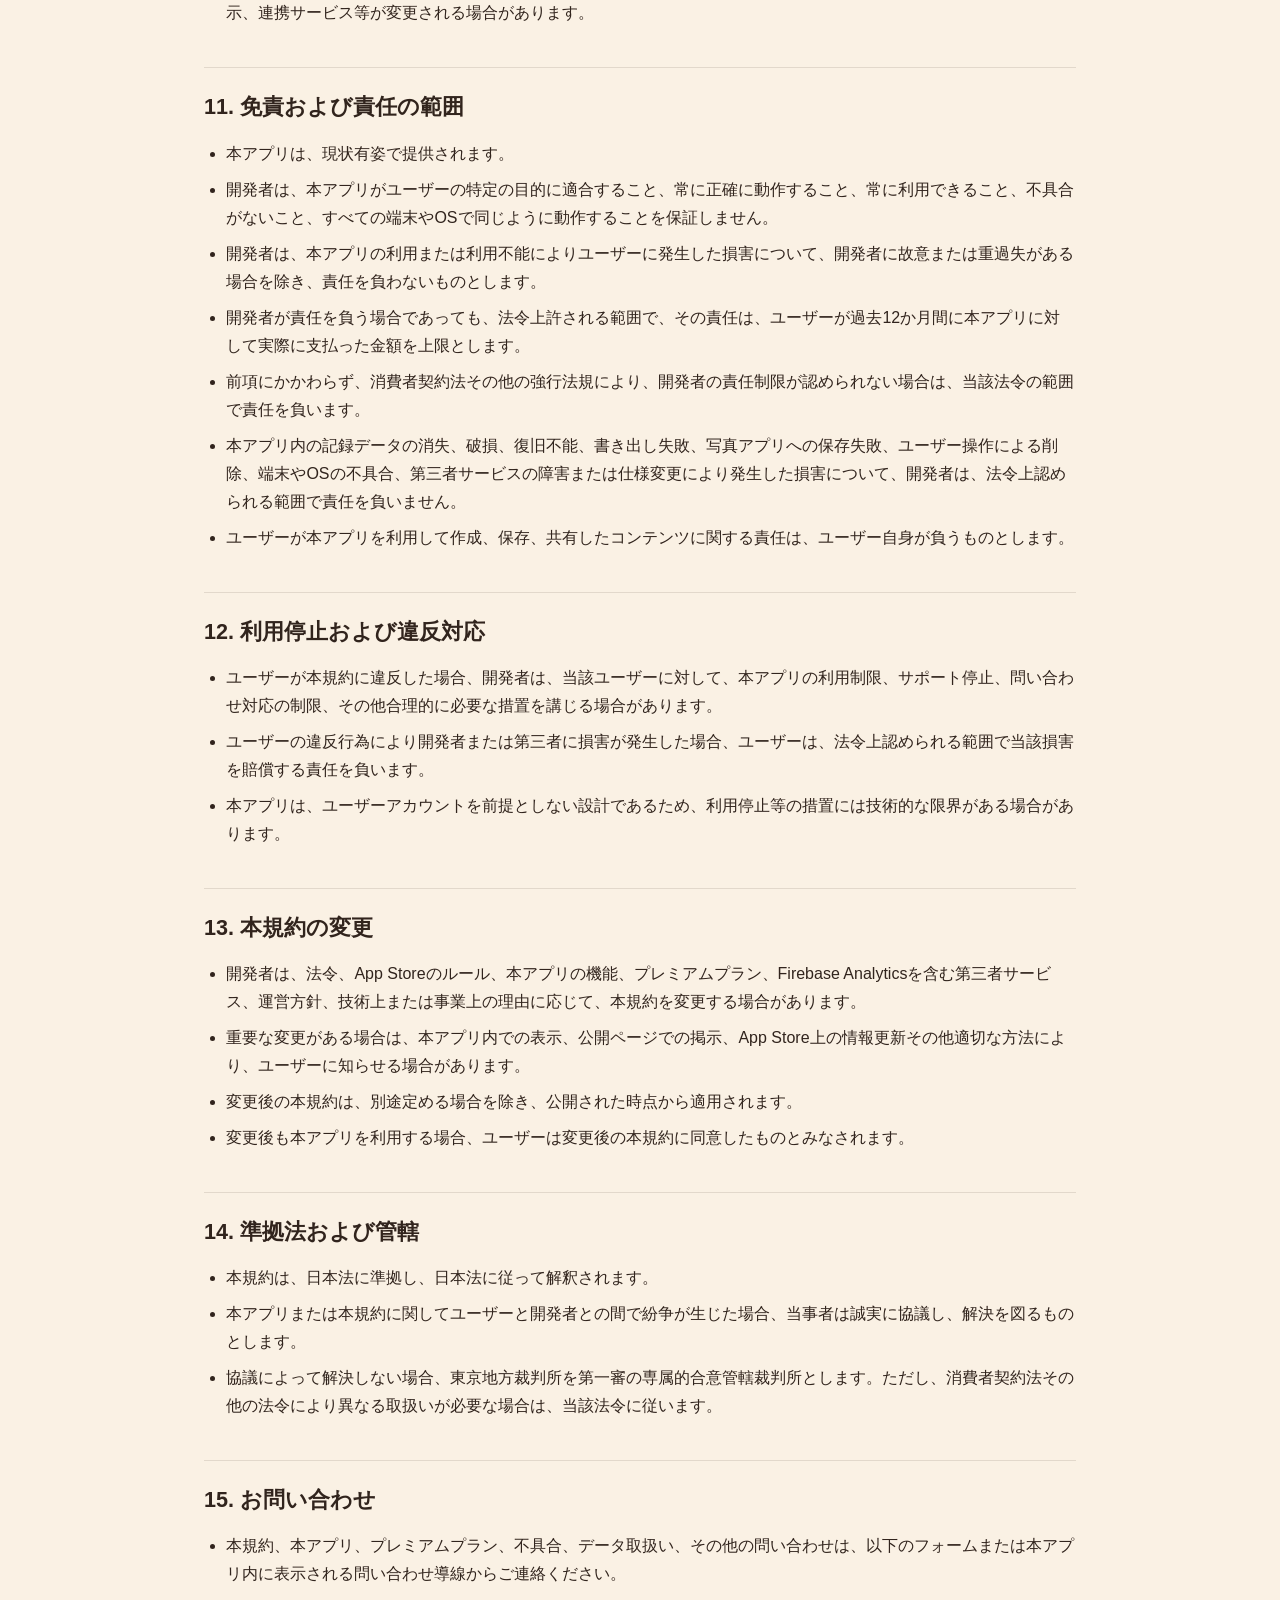
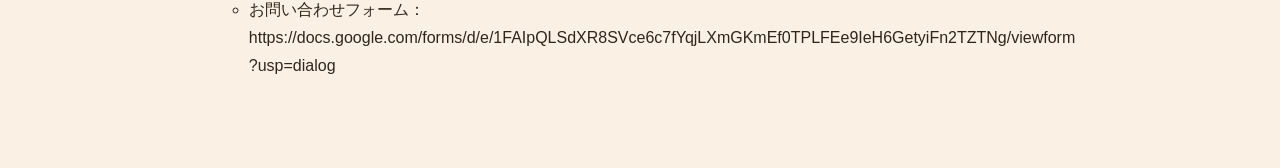
<file: docs/apps/log/terms/index.html>
<!DOCTYPE html>
<html xmlns="http://www.w3.org/1999/xhtml" lang="ja" xml:lang="ja">
<head>
  <meta charset="utf-8" />
  <meta name="generator" content="pandoc" />
  <meta name="viewport" content="width=device-width, initial-scale=1.0, user-scalable=yes" />
  <title>Log.利用規約</title>
  <style>
    code{white-space: pre-wrap;}
    span.smallcaps{font-variant: small-caps;}
    span.underline{text-decoration: underline;}
    div.column{display: inline-block; vertical-align: top; width: 50%;}
    div.hanging-indent{margin-left: 1.5em; text-indent: -1.5em;}
    ul.task-list{list-style: none;}
    .display.math{display: block; text-align: center; margin: 0.5rem auto;}
  </style>
  <link rel="stylesheet" href="legal.css" />
  <!--[if lt IE 9]>
    <script src="//cdnjs.cloudflare.com/ajax/libs/html5shiv/3.7.3/html5shiv-printshiv.min.js"></script>
  <![endif]-->
</head>
<body>
<h1 id="log.-利用規約">Log. 利用規約</h1>
<ul>
<li>最終更新日：2026年6月25日</li>
<li>対象アプリ：Log.</li>
<li>開発者：Takashi Daito</li>
</ul>
<p>本利用規約（以下「本規約」といいます。）は、Log.（以下「本アプリ」といいます。）の利用条件を定めるものです。</p>
<p>ユーザーは、本アプリを利用することにより、本規約に同意したものとみなされます。本規約に同意しない場合、本アプリを利用することはできません。</p>
<h2 id="基本方針">1. 基本方針</h2>
<ul>
<li>本アプリは、動画日記またはVlogの撮影、編集、再生、書き出し、アプリ内データ管理等の機能を提供します。</li>
<li>本アプリで作成される動画、音声、画像、プロジェクト情報その他のデータは、原則としてユーザーの端末内で管理されます。</li>
<li>本アプリ内のデータは、端末、OS、空き容量、写真アプリ、ユーザー操作、アプリの不具合、外部サービス等の影響を受けることがあります。</li>
<li>本規約は、本アプリの利用条件、プレミアムプラン、データ保全、禁止事項、免責、責任範囲等を定めるものです。</li>
</ul>
<h2 id="本規約と他の規約の関係">2. 本規約と他の規約の関係</h2>
<ul>
<li>本アプリの利用には、本規約のほか、App Store、Apple ID、アプリ内課金、サブスクリプション、RevenueCat、Firebase Analytics、広告配信SDK、問い合わせフォーム等に関する第三者の利用規約またはポリシーが適用される場合があります。</li>
<li>App Storeを通じた本アプリの取得、アプリ内課金、サブスクリプション、返金、解約、購入管理については、Appleが定める規約、条件、ポリシーが適用されます。</li>
<li>Appleが提供する標準エンドユーザーライセンス契約（Standard EULA）が適用される場合、本アプリのライセンス条件については当該EULAも適用されます。</li>
<li>本規約とApple、RevenueCat、Googleその他の第三者が定める規約またはポリシーが異なる場合、それぞれのサービス、取引、広告配信、分析、問い合わせ等に関する範囲では、当該第三者の規約またはポリシーが優先される場合があります。</li>
<li>本アプリにおけるユーザー情報の取扱いについては、別途定めるプライバシーポリシーをご確認ください。</li>
</ul>
<h2 id="利用条件">3. 利用条件</h2>
<ul>
<li>ユーザーは、本規約、適用される法令、App Storeのルール、プライバシーポリシー、その他関連する第三者サービスの規約に従って本アプリを利用するものとします。</li>
<li>未成年者が本アプリを利用する場合は、親権者その他の法定代理人の同意を得たうえで利用するものとします。</li>
<li>本アプリは、特に13歳未満の児童を対象として設計されたものではありません。</li>
<li>ユーザーは、自身の責任において、本アプリを利用する端末、OS、通信環境、ストレージ容量、写真アプリ、バックアップ環境等を準備し、管理するものとします。</li>
</ul>
<h2 id="無料版とプレミアムプラン">4. 無料版とプレミアムプラン</h2>
<h3 id="無料版">4.1 無料版</h3>
<ul>
<li>本アプリは、無料で利用できる機能を提供する場合があります。</li>
<li>無料版では、広告が表示される場合があります。</li>
<li>無料版では、作成できるクリップ数、アクティブなVlogまたはプロジェクト数、撮影機能、編集機能、カスタマイズ機能その他の機能に制限が設けられる場合があります。</li>
<li>無料版で利用できる機能、制限内容、広告表示の有無または表示頻度は、本アプリのバージョン、運営方針、技術上または事業上の理由により変更される場合があります。</li>
</ul>
<h3 id="プレミアムプラン">4.2 プレミアムプラン</h3>
<ul>
<li>本アプリは、有料のサブスクリプションとして「プレミアムプラン」を提供します。</li>
<li>プレミアムプランでは、無料版に比べて、以下の機能または特典が提供される場合があります。
<ul>
<li>広告表示の軽減または非表示</li>
<li>利用量制限の緩和または解除</li>
<li>撮影、編集、書き出し等に関する追加機能</li>
<li>テーマ、表示設定、撮影設定その他の追加カスタマイズ</li>
<li>その他、本アプリ内またはApp Store上でプレミアム向けとして示される機能または特典</li>
</ul></li>
<li>プレミアムプランで提供される具体的な機能は、本アプリ内の表示、App Store上の表示、または開発者が別途示す説明に従います。</li>
<li>プレミアムプランの内容は、ユーザーへの事前の案内または合理的な方法による告知のうえ、変更、追加、停止、終了される場合があります。</li>
<li>プレミアムプランの変更、停止または終了後も、既に作成済みのデータの閲覧、書き出し、削除等が継続して利用できることを保証しません。</li>
</ul>
<h2 id="サブスクリプションおよび支払い">5. サブスクリプションおよび支払い</h2>
<h3 id="プラン内容">5.1 プラン内容</h3>
<ul>
<li>プレミアムプランには、月額プラン、年額プランその他本アプリ内またはApp Store上で表示されるサブスクリプション商品が含まれる場合があります。</li>
<li>実際の価格、課金期間、割引、無料トライアルその他のキャンペーンの有無、利用条件、税金、通貨、地域別価格は、App Storeまたは本アプリ内の購入画面に表示される内容が優先されます。</li>
<li>価格、割引、無料トライアルその他の条件は、App Store Connectの設定、Appleのルール、地域、税制、為替、運営方針等により変更される場合があります。</li>
</ul>
<h3 id="自動更新">5.2 自動更新</h3>
<ul>
<li>プレミアムプランは、自動更新サブスクリプションです。</li>
<li>購入が完了すると、App Storeまたは本アプリ内の購入画面に表示される条件に従って課金または利用期間が開始されます。</li>
<li>無料トライアルその他のキャンペーンが適用される場合、その終了後の課金開始時期、更新条件、解約期限等は、App Storeまたは本アプリ内の購入画面に表示される内容に従います。</li>
<li>サブスクリプションは、ユーザーが解約しない限り、各更新期間の終了時に自動更新されます。</li>
<li>自動更新の停止、解約、更新管理は、App Storeのサブスクリプション管理画面から行う必要があります。</li>
<li>解約手続きの期限、更新日、請求日、価格変更時の通知、支払い失敗時の扱い等は、Appleの規定およびApp Storeの表示に従います。</li>
</ul>
<h3 id="解約">5.3 解約</h3>
<ul>
<li>ユーザーは、App Storeのサブスクリプション管理画面から、いつでもプレミアムプランの解約または更新停止を行うことができます。</li>
<li>本アプリを削除しただけでは、サブスクリプションは自動的に解約されません。</li>
<li>解約後も、既に支払い済みの期間またはApp Store上で表示される利用可能期間が終了するまでは、プレミアム機能を利用できる場合があります。</li>
</ul>
<h3 id="返金">5.4 返金</h3>
<ul>
<li>プレミアムプランの課金、請求、返金、支払い管理は、Appleが提供するApp Storeの仕組みにより行われます。</li>
<li>返金の可否、返金方法、返金時期、返金後の利用権限の扱いは、Appleの規定および判断に従います。</li>
<li>開発者は、Appleの規定に反する返金、Appleを介さない直接返金、またはApp Storeの購入履歴と矛盾する利用権限の付与を約束しません。</li>
</ul>
<h3 id="revenuecatの利用">5.5 RevenueCatの利用</h3>
<ul>
<li>本アプリは、プレミアムプランの購入処理、購読状態の確認、利用権限の管理、購入復元等のため、RevenueCatを利用します。</li>
<li>RevenueCatは、App Storeの購入情報と連携し、本アプリがユーザーのプレミアム利用権限を確認するために利用されます。</li>
<li>RevenueCatを利用しても、決済そのもの、請求、返金、サブスクリプション管理は、原則としてAppleおよびApp Storeの仕組みに従います。</li>
<li>RevenueCatの利用に伴うユーザー情報の取扱いについては、本アプリのプライバシーポリシーおよびRevenueCatのプライバシーポリシーをご確認ください。</li>
</ul>
<h2 id="ユーザーの記録データ">6. ユーザーの記録データ</h2>
<h3 id="端末内保存">6.1 端末内保存</h3>
<ul>
<li>本アプリで撮影、作成、編集、保存される動画、音声、画像、サムネイル、キャプション、プロジェクト情報、設定情報等は、原則としてユーザーの端末内に保存されます。</li>
<li>本アプリの開発者は、ユーザーの記録データを保存するための独自サーバーを現時点では運用していません。</li>
<li>ユーザーが写真アプリ、iCloud、端末バックアップ、AirDrop、メッセージアプリ、SNS、外部ストレージ等を利用して記録データを保存または共有した場合、その保存先または共有先の仕様、設定、規約、ポリシーが適用されます。</li>
</ul>
<h3 id="データ保全">6.2 データ保全</h3>
<ul>
<li>本アプリ内の記録データは、ユーザーの端末内で管理されます。</li>
<li>ただし、本アプリ内の記録データは、端末の空き容量、OSの動作、アプリの状態、ユーザー操作、バックアップ設定、写真アプリへの保存状況、ファイルシステムの状態、端末故障、アプリの不具合、外部サービスの仕様変更等の影響を受ける場合があります。</li>
<li>本アプリは、アプリ内に保存されたすべてのデータが常に失われないこと、破損しないこと、復旧できること、写真アプリ等への保存が常に成功することを保証しません。</li>
<li>ユーザーは、写真アプリへの保存、端末バックアップ、iCloud等のバックアップ、外部ストレージへの保存その他の方法により、自身の責任でバックアップを行うものとします。</li>
</ul>
<h3 id="削除と復旧">6.3 削除と復旧</h3>
<ul>
<li>ユーザーは、本アプリ内の機能により、プロジェクト、クリップ、アプリ内動画素材等を削除できる場合があります。</li>
<li>ユーザー操作により削除されたデータ、端末またはOSにより削除されたデータ、容量不足や不具合により失われたデータについて、本アプリは復旧可能であることを保証しません。</li>
<li>本アプリが復旧機能または不要データ整理機能を提供する場合でも、すべての欠損データ、破損データ、削除済みデータを復旧できることを保証するものではありません。</li>
<li>写真アプリ、iCloud、外部サービス、共有先に保存されたデータは、本アプリ内の削除操作だけでは削除されない場合があります。</li>
</ul>
<h2 id="禁止事項">7. 禁止事項</h2>
<ul>
<li>ユーザーは、本アプリの利用にあたり、次の行為を行ってはなりません。
<ul>
<li>法令、公序良俗、App Storeのルール、第三者サービスの規約に違反する行為</li>
<li>第三者の著作権、商標権、肖像権、プライバシー権、名誉、信用その他の権利または利益を侵害する行為</li>
<li>第三者を無断で撮影、録音、公開、共有する行為その他第三者の権利または安全を害する行為</li>
<li>誹謗中傷、脅迫、差別、ハラスメント、暴力的表現、性的表現、違法行為の助長その他不適切な内容を作成、保存、共有する行為</li>
<li>本アプリ、開発者、第三者サービス、他のユーザーに損害、不利益、過度な負荷、混乱を与える行為</li>
<li>本アプリの不具合、制限、課金状態、広告表示、プレミアム機能を不正に回避または悪用する行為</li>
<li>リバースエンジニアリング、逆コンパイル、逆アセンブル、改変、解析、脆弱性探索、チート、権限回避その他本アプリの正常な提供を妨げる行為</li>
<li>本アプリまたは開発者になりすます行為</li>
<li>その他、開発者が不適切と合理的に判断する行為</li>
</ul></li>
</ul>
<h2 id="知的財産権">8. 知的財産権</h2>
<ul>
<li>本アプリ、画面、デザイン、ロゴ、プログラム、文章、画像、UI、機能、仕様、その他本アプリに関する知的財産権は、開発者または正当な権利者に帰属します。</li>
<li>ユーザーは、本規約に従って本アプリを利用する範囲で、本アプリを使用できます。</li>
<li>ユーザーが本アプリで撮影、作成、入力、保存した動画、音声、画像、キャプション、テキストその他のコンテンツに関する権利は、ユーザーまたは正当な権利者に帰属します。</li>
<li>ユーザーは、自身が作成、保存、共有するコンテンツについて、必要な権利、許諾、同意を自ら確保するものとします。</li>
<li>ユーザーは、本アプリを利用して作成したコンテンツを公開または共有する場合、第三者の権利、プライバシー、肖像、著作物、楽曲、場所の利用条件等を自ら確認するものとします。</li>
</ul>
<h2 id="広告および第三者サービス">9. 広告および第三者サービス</h2>
<ul>
<li>本アプリでは、無料版のユーザーに対して広告を表示する場合があります。</li>
<li>広告の内容、表示可否、表示頻度、広告SDKの動作は、広告配信事業者、通信環境、端末状態、在庫状況、地域、広告ポリシー等により変わる場合があります。</li>
<li>本アプリは、広告が常に表示されること、表示されないこと、特定の広告が表示されること、または広告表示が常に成功することを保証しません。</li>
<li>本アプリは、RevenueCat、Firebase Analytics、Google AdMob、App Store、Googleフォームその他の第三者サービスを利用する場合があります。</li>
<li>本アプリは、利用状況の把握、オンボーディングの改善、機能改善、広告やプロダクト改善の判断のため、Firebase Analytics等の分析サービスを利用する場合があります。</li>
<li>分析サービスで処理されるユーザー情報の内容、利用目的、送信しない情報等については、本アプリのプライバシーポリシーをご確認ください。</li>
<li>第三者サービスの提供条件、障害、仕様変更、停止、終了、データ処理、返金、サポート等については、各第三者サービスの規約、ポリシー、判断が適用されます。</li>
</ul>
<h2 id="本アプリの変更停止および終了">10. 本アプリの変更、停止および終了</h2>
<ul>
<li>開発者は、機能改善、不具合修正、セキュリティ対応、OSやApp Storeの仕様変更、第三者サービスの仕様変更、運営上または技術上の理由により、本アプリの全部または一部を変更、追加、停止、終了する場合があります。</li>
<li>開発者は、ユーザーへの影響が大きい変更を行う場合、合理的な方法により事前または事後に知らせる場合があります。</li>
<li>ただし、緊急の不具合対応、セキュリティ対応、法令対応、App Store審査対応、第三者サービスの停止等により、事前の通知なく変更、停止、終了する場合があります。</li>
<li>本アプリの変更、停止、終了により、無料版またはプレミアムプランの機能、表示、保存方式、書き出し方式、広告表示、連携サービス等が変更される場合があります。</li>
</ul>
<h2 id="免責および責任の範囲">11. 免責および責任の範囲</h2>
<ul>
<li>本アプリは、現状有姿で提供されます。</li>
<li>開発者は、本アプリがユーザーの特定の目的に適合すること、常に正確に動作すること、常に利用できること、不具合がないこと、すべての端末やOSで同じように動作することを保証しません。</li>
<li>開発者は、本アプリの利用または利用不能によりユーザーに発生した損害について、開発者に故意または重過失がある場合を除き、責任を負わないものとします。</li>
<li>開発者が責任を負う場合であっても、法令上許される範囲で、その責任は、ユーザーが過去12か月間に本アプリに対して実際に支払った金額を上限とします。</li>
<li>前項にかかわらず、消費者契約法その他の強行法規により、開発者の責任制限が認められない場合は、当該法令の範囲で責任を負います。</li>
<li>本アプリ内の記録データの消失、破損、復旧不能、書き出し失敗、写真アプリへの保存失敗、ユーザー操作による削除、端末やOSの不具合、第三者サービスの障害または仕様変更により発生した損害について、開発者は、法令上認められる範囲で責任を負いません。</li>
<li>ユーザーが本アプリを利用して作成、保存、共有したコンテンツに関する責任は、ユーザー自身が負うものとします。</li>
</ul>
<h2 id="利用停止および違反対応">12. 利用停止および違反対応</h2>
<ul>
<li>ユーザーが本規約に違反した場合、開発者は、当該ユーザーに対して、本アプリの利用制限、サポート停止、問い合わせ対応の制限、その他合理的に必要な措置を講じる場合があります。</li>
<li>ユーザーの違反行為により開発者または第三者に損害が発生した場合、ユーザーは、法令上認められる範囲で当該損害を賠償する責任を負います。</li>
<li>本アプリは、ユーザーアカウントを前提としない設計であるため、利用停止等の措置には技術的な限界がある場合があります。</li>
</ul>
<h2 id="本規約の変更">13. 本規約の変更</h2>
<ul>
<li>開発者は、法令、App Storeのルール、本アプリの機能、プレミアムプラン、Firebase Analyticsを含む第三者サービス、運営方針、技術上または事業上の理由に応じて、本規約を変更する場合があります。</li>
<li>重要な変更がある場合は、本アプリ内での表示、公開ページでの掲示、App Store上の情報更新その他適切な方法により、ユーザーに知らせる場合があります。</li>
<li>変更後の本規約は、別途定める場合を除き、公開された時点から適用されます。</li>
<li>変更後も本アプリを利用する場合、ユーザーは変更後の本規約に同意したものとみなされます。</li>
</ul>
<h2 id="準拠法および管轄">14. 準拠法および管轄</h2>
<ul>
<li>本規約は、日本法に準拠し、日本法に従って解釈されます。</li>
<li>本アプリまたは本規約に関してユーザーと開発者との間で紛争が生じた場合、当事者は誠実に協議し、解決を図るものとします。</li>
<li>協議によって解決しない場合、東京地方裁判所を第一審の専属的合意管轄裁判所とします。ただし、消費者契約法その他の法令により異なる取扱いが必要な場合は、当該法令に従います。</li>
</ul>
<h2 id="お問い合わせ">15. お問い合わせ</h2>
<ul>
<li>本規約、本アプリ、プレミアムプラン、不具合、データ取扱い、その他の問い合わせは、以下のフォームまたは本アプリ内に表示される問い合わせ導線からご連絡ください。
<ul>
<li>お問い合わせフォーム：https://docs.google.com/forms/d/e/1FAIpQLSdXR8SVce6c7fYqjLXmGKmEf0TPLFEe9IeH6GetyiFn2TZTNg/viewform?usp=dialog</li>
</ul></li>
</ul>
</body>
</html>
</file>
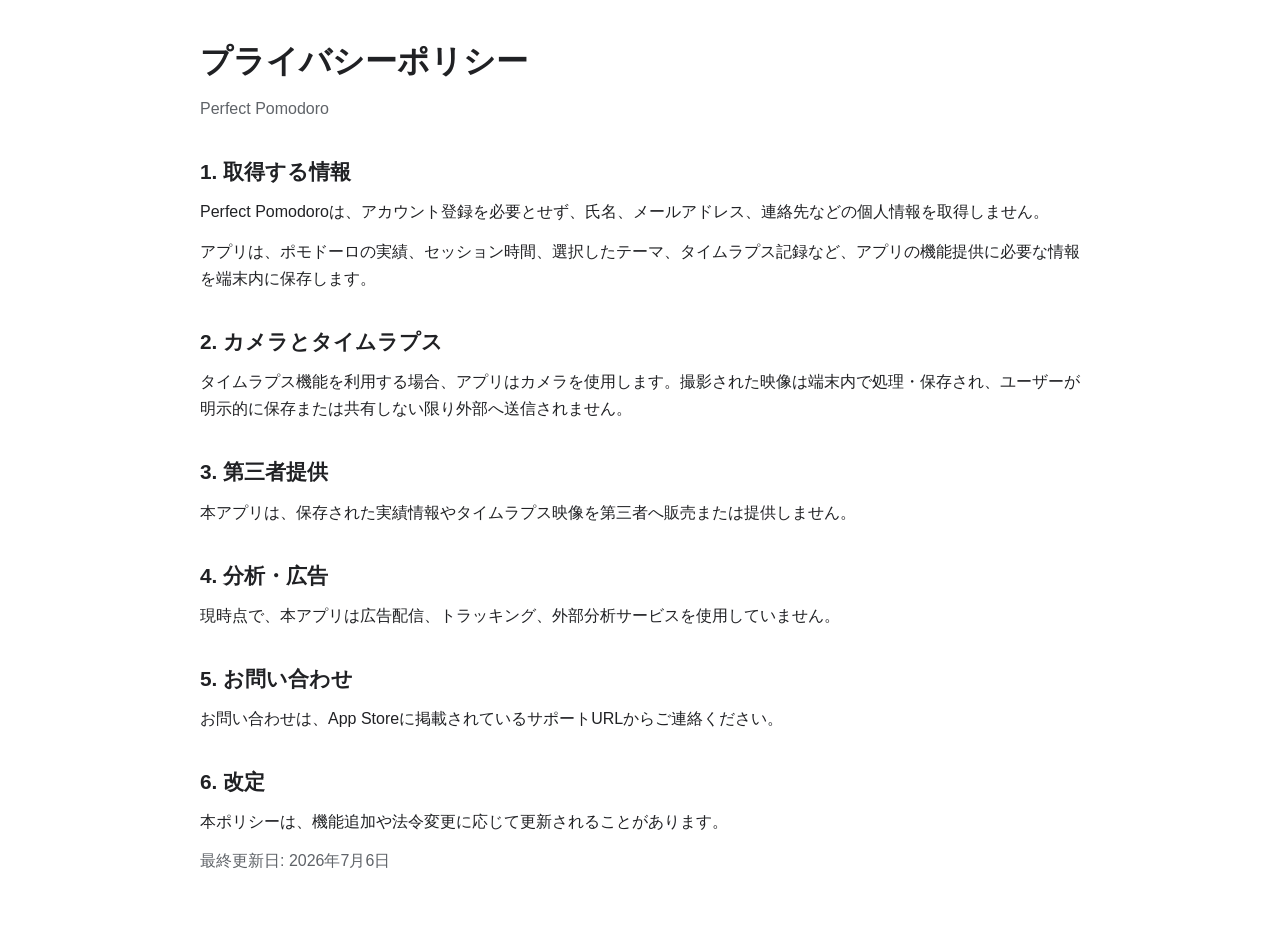
<file: docs/apps/perfect-pomodoro/privacy/index.html>
<!DOCTYPE html>
<html lang="ja">
<head>
  <meta charset="utf-8" />
  <meta name="viewport" content="width=device-width, initial-scale=1" />
  <title>プライバシーポリシー | Perfect Pomodoro</title>
  <link rel="stylesheet" href="../../../styles.css" />
</head>
<body>
  <main>
    <header>
      <h1>プライバシーポリシー</h1>
      <p class="muted">Perfect Pomodoro</p>
    </header>

    <section>
      <h2>1. 取得する情報</h2>
      <p>Perfect Pomodoroは、アカウント登録を必要とせず、氏名、メールアドレス、連絡先などの個人情報を取得しません。</p>
      <p>アプリは、ポモドーロの実績、セッション時間、選択したテーマ、タイムラプス記録など、アプリの機能提供に必要な情報を端末内に保存します。</p>
    </section>

    <section>
      <h2>2. カメラとタイムラプス</h2>
      <p>タイムラプス機能を利用する場合、アプリはカメラを使用します。撮影された映像は端末内で処理・保存され、ユーザーが明示的に保存または共有しない限り外部へ送信されません。</p>
    </section>

    <section>
      <h2>3. 第三者提供</h2>
      <p>本アプリは、保存された実績情報やタイムラプス映像を第三者へ販売または提供しません。</p>
    </section>

    <section>
      <h2>4. 分析・広告</h2>
      <p>現時点で、本アプリは広告配信、トラッキング、外部分析サービスを使用していません。</p>
    </section>

    <section>
      <h2>5. お問い合わせ</h2>
      <p>お問い合わせは、App Storeに掲載されているサポートURLからご連絡ください。</p>
    </section>

    <section>
      <h2>6. 改定</h2>
      <p>本ポリシーは、機能追加や法令変更に応じて更新されることがあります。</p>
      <p class="muted">最終更新日: 2026年7月6日</p>
    </section>
  </main>
</body>
</html>
</file>
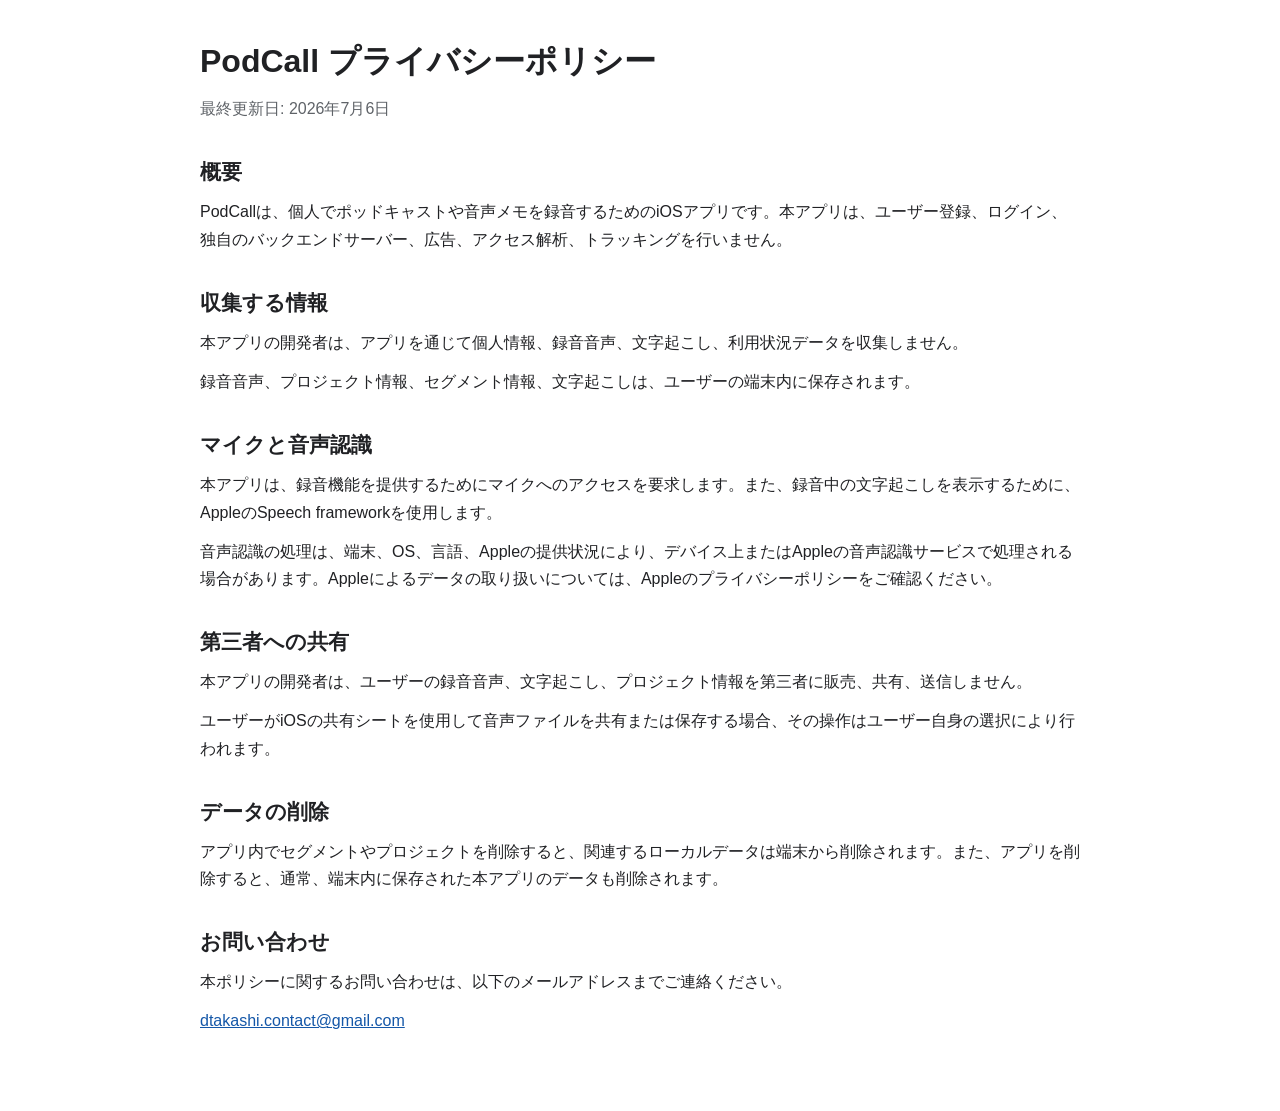
<file: docs/apps/podcall/privacy/index.html>
<!DOCTYPE html>
<html lang="ja">
<head>
  <meta charset="utf-8" />
  <meta name="viewport" content="width=device-width, initial-scale=1" />
  <title>PodCall プライバシーポリシー</title>
  <link rel="stylesheet" href="../../../styles.css" />
</head>
<body>
  <main>
    <header>
      <h1>PodCall プライバシーポリシー</h1>
      <p class="muted">最終更新日: 2026年7月6日</p>
    </header>

    <section>
      <h2>概要</h2>
      <p>PodCallは、個人でポッドキャストや音声メモを録音するためのiOSアプリです。本アプリは、ユーザー登録、ログイン、独自のバックエンドサーバー、広告、アクセス解析、トラッキングを行いません。</p>
    </section>

    <section>
      <h2>収集する情報</h2>
      <p>本アプリの開発者は、アプリを通じて個人情報、録音音声、文字起こし、利用状況データを収集しません。</p>
      <p>録音音声、プロジェクト情報、セグメント情報、文字起こしは、ユーザーの端末内に保存されます。</p>
    </section>

    <section>
      <h2>マイクと音声認識</h2>
      <p>本アプリは、録音機能を提供するためにマイクへのアクセスを要求します。また、録音中の文字起こしを表示するために、AppleのSpeech frameworkを使用します。</p>
      <p>音声認識の処理は、端末、OS、言語、Appleの提供状況により、デバイス上またはAppleの音声認識サービスで処理される場合があります。Appleによるデータの取り扱いについては、Appleのプライバシーポリシーをご確認ください。</p>
    </section>

    <section>
      <h2>第三者への共有</h2>
      <p>本アプリの開発者は、ユーザーの録音音声、文字起こし、プロジェクト情報を第三者に販売、共有、送信しません。</p>
      <p>ユーザーがiOSの共有シートを使用して音声ファイルを共有または保存する場合、その操作はユーザー自身の選択により行われます。</p>
    </section>

    <section>
      <h2>データの削除</h2>
      <p>アプリ内でセグメントやプロジェクトを削除すると、関連するローカルデータは端末から削除されます。また、アプリを削除すると、通常、端末内に保存された本アプリのデータも削除されます。</p>
    </section>

    <section>
      <h2>お問い合わせ</h2>
      <p>本ポリシーに関するお問い合わせは、以下のメールアドレスまでご連絡ください。</p>
      <p><a href="mailto:dtakashi.contact@gmail.com">dtakashi.contact@gmail.com</a></p>
    </section>
  </main>
</body>
</html>
</file>
<file: docs/styles.css>
*,
*::before,
*::after {
  box-sizing: border-box;
}

html {
  color: #202124;
  background: #ffffff;
  font-family: -apple-system, BlinkMacSystemFont, "Hiragino Sans", "Yu Gothic", "YuGothic", "Noto Sans JP", sans-serif;
  line-height: 1.7;
}

body {
  margin: 0;
  padding: 40px 18px 64px;
}

main {
  width: min(100%, 880px);
  margin: 0 auto;
}

header {
  margin-bottom: 32px;
}

h1,
h2 {
  line-height: 1.35;
}

h1 {
  margin: 0 0 12px;
  font-size: 2rem;
}

h2 {
  margin: 36px 0 12px;
  font-size: 1.3rem;
}

p {
  margin: 12px 0;
}

ul {
  padding-left: 1.25rem;
}

li {
  margin: 8px 0;
}

a {
  color: #1457a8;
}

.muted {
  color: #5f6368;
}

.list {
  display: grid;
  gap: 14px;
  margin: 20px 0 0;
  padding: 0;
  list-style: none;
}

.item {
  border: 1px solid #dadce0;
  border-radius: 8px;
  padding: 18px;
}

.item h2 {
  margin-top: 0;
}

.links {
  display: flex;
  flex-wrap: wrap;
  gap: 10px 16px;
  margin-top: 12px;
}

@media (max-width: 640px) {
  body {
    padding-top: 28px;
  }

  h1 {
    font-size: 1.65rem;
  }
}
</file>
<file: docs/apps/es-tsuka-kun/legal.css>
*,
*::before,
*::after {
  box-sizing: border-box;
}

html {
  width: 100%;
  max-width: 100%;
  overflow-x: hidden;
  color: #111827;
  background: #f5f7ff;
  font-family: -apple-system, BlinkMacSystemFont, "Hiragino Sans", "Yu Gothic", "YuGothic", "Noto Sans JP", sans-serif;
  line-height: 1.75;
}

body {
  width: 100%;
  max-width: 920px;
  overflow-x: hidden;
  margin: 0 auto;
  padding: 48px 24px 72px;
  color: #111827;
}

main {
  background: #ffffff;
  border: 1px solid rgba(17, 24, 39, 0.10);
  border-radius: 8px;
  padding: 40px;
  box-shadow: 0 12px 32px rgba(17, 24, 39, 0.05);
}

h1,
h2,
h3 {
  line-height: 1.35;
}

h1 {
  margin: 0 0 24px;
  font-size: 2rem;
}

h2 {
  margin-top: 40px;
  padding-top: 24px;
  border-top: 1px solid rgba(17, 24, 39, 0.10);
  font-size: 1.35rem;
}

h3 {
  margin-top: 28px;
  font-size: 1.1rem;
}

p {
  margin: 16px 0;
}

ul {
  padding-left: 1.4rem;
}

li {
  margin: 8px 0;
}

a {
  color: #175cff;
}

table {
  width: 100%;
  border-collapse: collapse;
  margin: 18px 0;
  font-size: 0.95rem;
}

th,
td {
  border: 1px solid rgba(17, 24, 39, 0.12);
  padding: 12px;
  vertical-align: top;
  text-align: left;
}

th {
  width: 32%;
  background: #eef2ff;
  font-weight: 700;
}

p,
li,
td {
  overflow-wrap: anywhere;
  word-break: normal;
}

.meta {
  color: #4b5563;
}

@media (max-width: 640px) {
  body {
    padding: 24px 14px 48px;
  }

  main {
    padding: 24px 18px;
  }

  h1 {
    font-size: 1.6rem;
  }

  table,
  tbody,
  tr,
  th,
  td {
    display: block;
    width: 100%;
  }

  th {
    border-bottom: 0;
  }
}
</file>
<file: docs/apps/log/privacy/legal.css>
*,
*::before,
*::after {
  box-sizing: border-box;
}

html {
  width: 100%;
  max-width: 100%;
  overflow-x: hidden;
  color: #31241d;
  background: #faf1e4;
  font-family: -apple-system, BlinkMacSystemFont, "Hiragino Sans", "Yu Gothic", "YuGothic", "Noto Sans JP", sans-serif;
  line-height: 1.75;
}

body {
  width: 100%;
  max-width: 920px;
  overflow-x: hidden;
  margin: 0 auto;
  padding: 48px 24px 72px;
  color: #31241d;
}

main {
  background: #fff8ee;
  border: 1px solid rgba(49, 36, 29, 0.12);
  border-radius: 8px;
  padding: 40px;
}

h1,
h2,
h3 {
  line-height: 1.35;
}

h1 {
  margin: 0 0 24px;
  font-size: 2rem;
}

h2 {
  margin-top: 40px;
  padding-top: 24px;
  border-top: 1px solid rgba(49, 36, 29, 0.12);
  font-size: 1.35rem;
}

h3 {
  margin-top: 28px;
  font-size: 1.1rem;
}

p {
  margin: 16px 0;
}

ul {
  padding-left: 1.4rem;
}

li {
  margin: 8px 0;
}

a {
  color: #866045;
}

p,
li {
  overflow-wrap: anywhere;
  word-break: normal;
}

@media (max-width: 640px) {
  body {
    padding: 24px 14px 48px;
  }

  main {
    padding: 24px 18px;
  }

  h1 {
    font-size: 1.6rem;
  }
}
</file>
<file: docs/apps/log/terms/legal.css>
*,
*::before,
*::after {
  box-sizing: border-box;
}

html {
  width: 100%;
  max-width: 100%;
  overflow-x: hidden;
  color: #31241d;
  background: #faf1e4;
  font-family: -apple-system, BlinkMacSystemFont, "Hiragino Sans", "Yu Gothic", "YuGothic", "Noto Sans JP", sans-serif;
  line-height: 1.75;
}

body {
  width: 100%;
  max-width: 920px;
  overflow-x: hidden;
  margin: 0 auto;
  padding: 48px 24px 72px;
  color: #31241d;
}

main {
  background: #fff8ee;
  border: 1px solid rgba(49, 36, 29, 0.12);
  border-radius: 8px;
  padding: 40px;
}

h1,
h2,
h3 {
  line-height: 1.35;
}

h1 {
  margin: 0 0 24px;
  font-size: 2rem;
}

h2 {
  margin-top: 40px;
  padding-top: 24px;
  border-top: 1px solid rgba(49, 36, 29, 0.12);
  font-size: 1.35rem;
}

h3 {
  margin-top: 28px;
  font-size: 1.1rem;
}

p {
  margin: 16px 0;
}

ul {
  padding-left: 1.4rem;
}

li {
  margin: 8px 0;
}

a {
  color: #866045;
}

p,
li {
  overflow-wrap: anywhere;
  word-break: normal;
}

@media (max-width: 640px) {
  body {
    padding: 24px 14px 48px;
  }

  main {
    padding: 24px 18px;
  }

  h1 {
    font-size: 1.6rem;
  }
}
</file>
